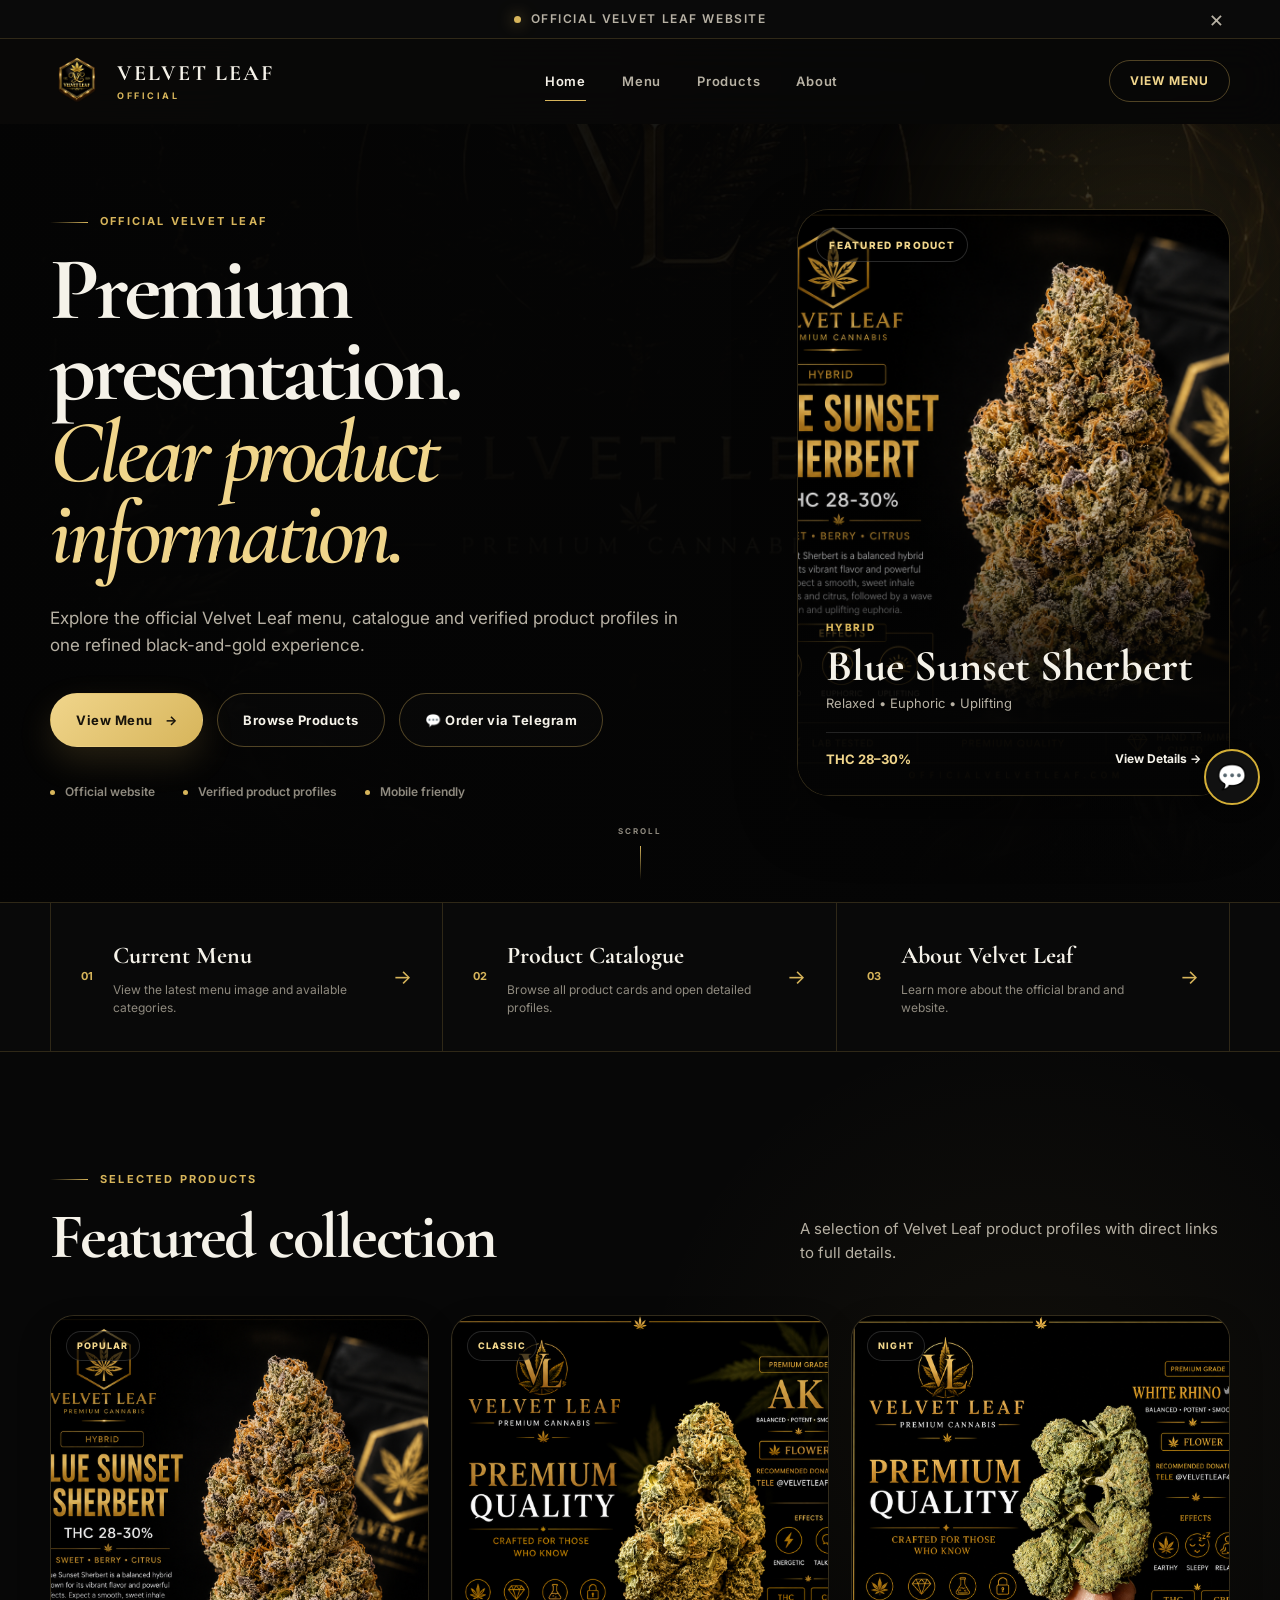
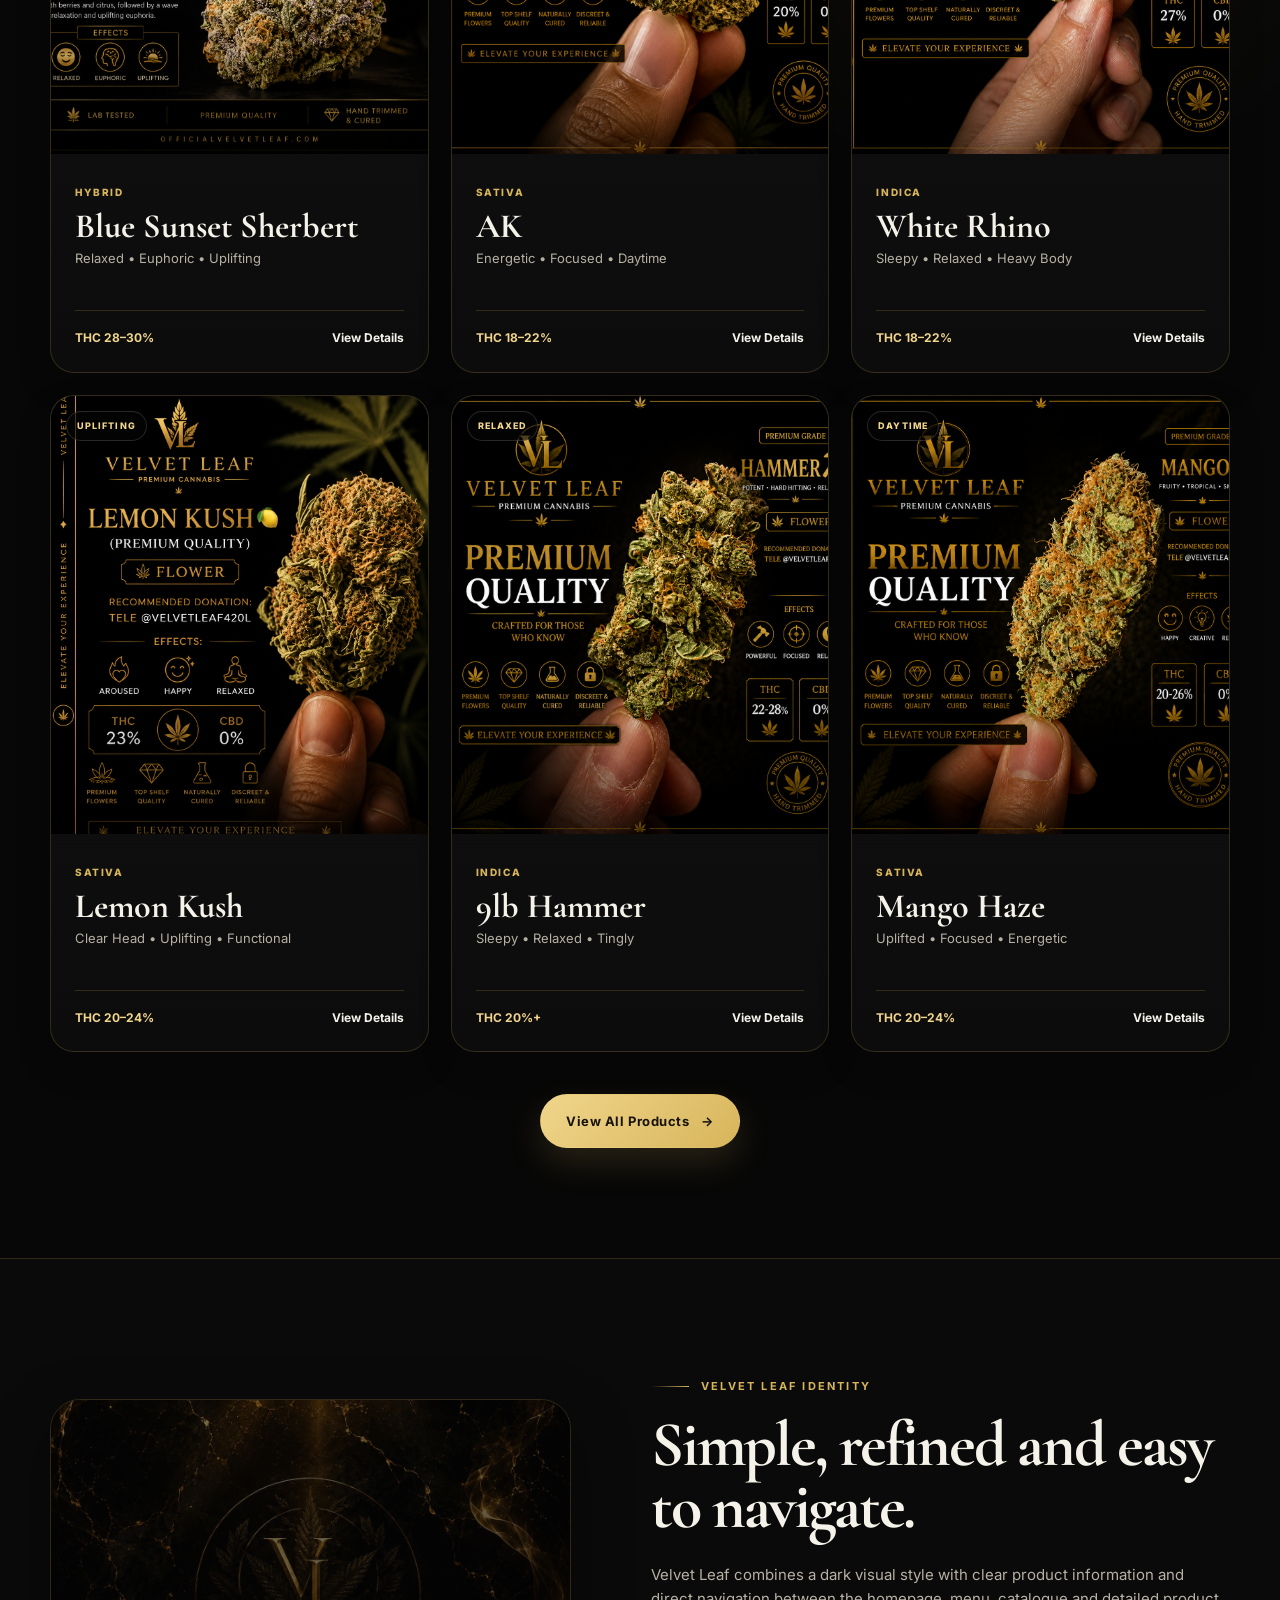
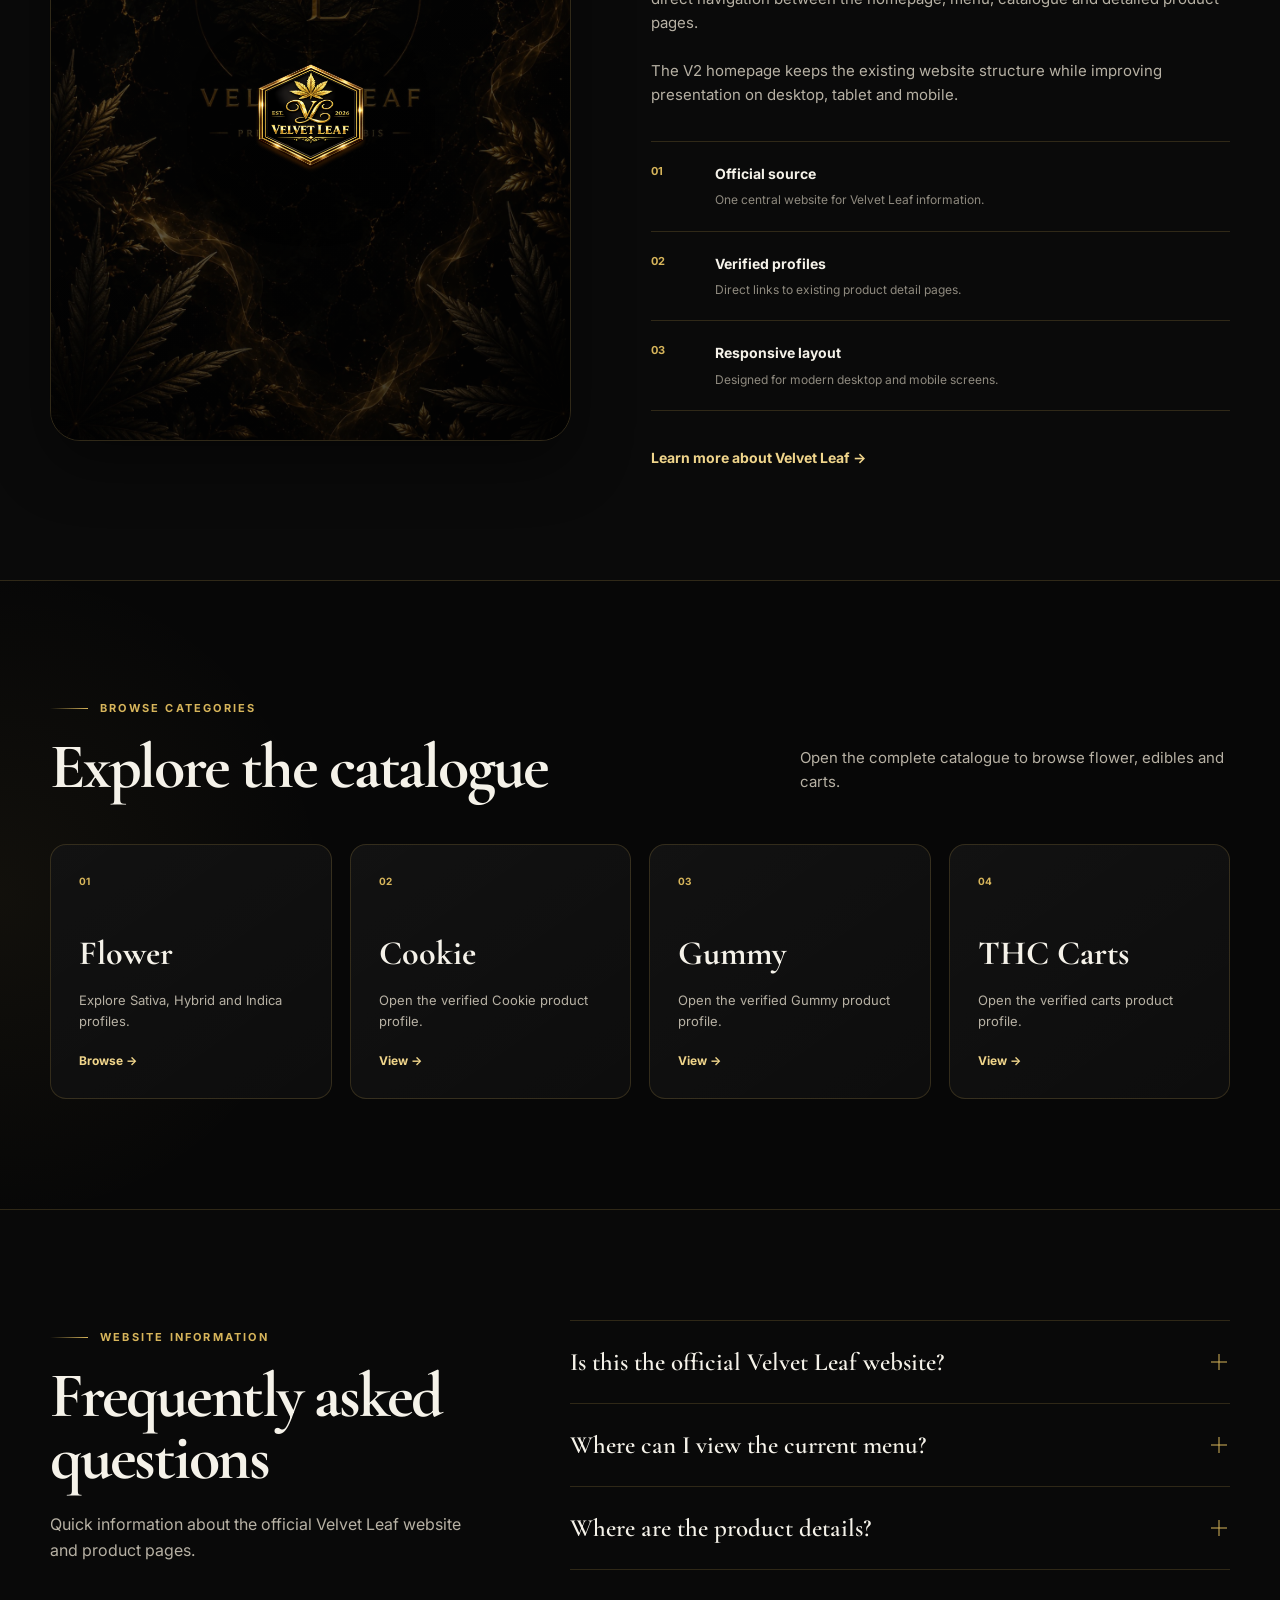
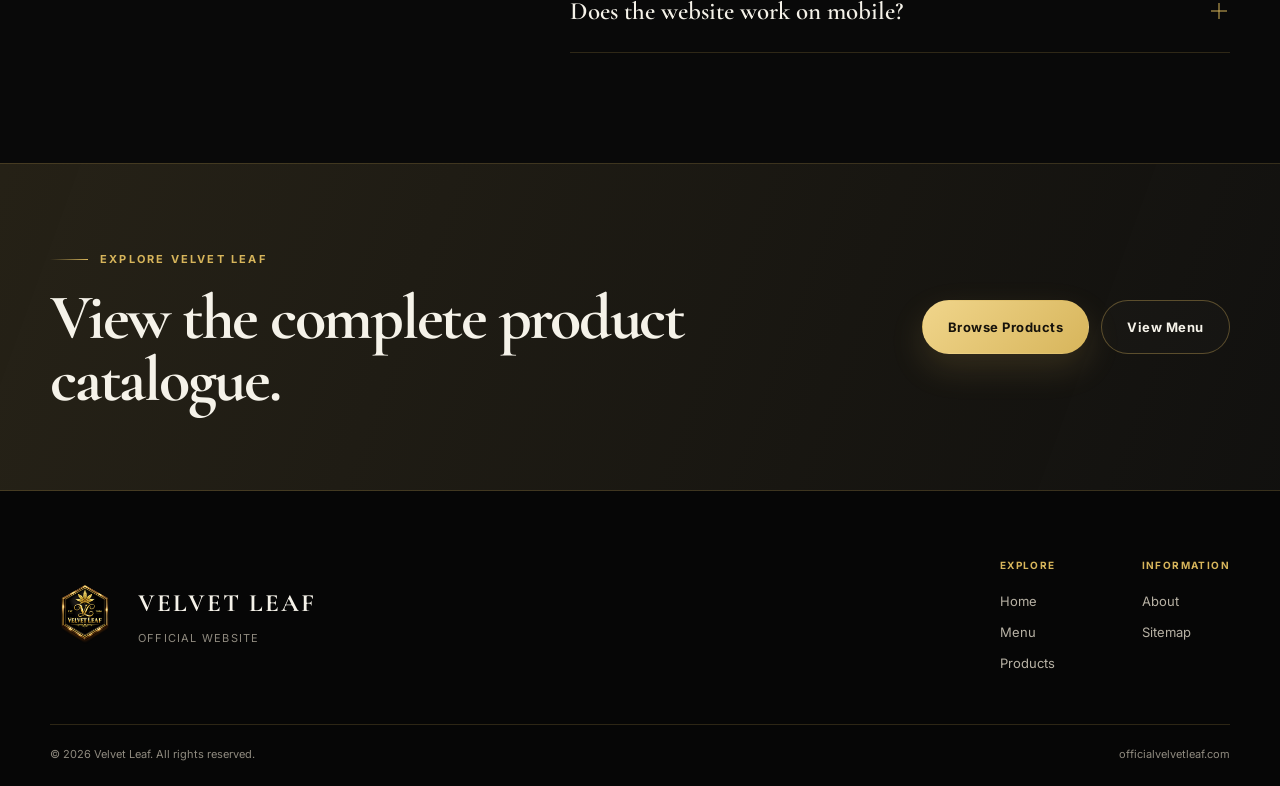
<file: index.html>
<!DOCTYPE html>
<html lang="en">
<head>
  <meta charset="UTF-8">
  <meta name="viewport" content="width=device-width, initial-scale=1, viewport-fit=cover">

  <title>Velvet Leaf | Official Website</title>
  <meta name="description" content="Official Velvet Leaf website. Explore the menu, product catalogue, verified product profiles and brand information.">
  <meta name="robots" content="index, follow, max-image-preview:large">
  <meta name="theme-color" content="#080808">

  <link rel="canonical" href="https://officialvelvetleaf.com/">
  <link rel="icon" href="velvet-logo.png" type="image/png">
  <link rel="apple-touch-icon" href="velvet-logo.png">

  <meta property="og:type" content="website">
  <meta property="og:url" content="https://officialvelvetleaf.com/">
  <meta property="og:title" content="Velvet Leaf | Official Website">
  <meta property="og:description" content="Explore the official Velvet Leaf menu, product catalogue and verified product profiles.">
  <meta property="og:image" content="https://officialvelvetleaf.com/background.jpg">
  <meta property="og:site_name" content="Velvet Leaf">

  <meta name="twitter:card" content="summary_large_image">
  <meta name="twitter:title" content="Velvet Leaf | Official Website">
  <meta name="twitter:description" content="Explore the official Velvet Leaf menu, product catalogue and verified product profiles.">
  <meta name="twitter:image" content="https://officialvelvetleaf.com/background.jpg">

  <link rel="preconnect" href="https://fonts.googleapis.com">
  <link rel="preconnect" href="https://fonts.gstatic.com" crossorigin>
  <link href="https://fonts.googleapis.com/css2?family=Cormorant+Garamond:wght@600;700&family=Inter:wght@400;500;600;700&display=swap" rel="stylesheet">

  <link rel="stylesheet" href="style.css">

  <script type="application/ld+json">
  {
    "@context": "https://schema.org",
    "@graph": [
      {
        "@type": "Organization",
        "@id": "https://officialvelvetleaf.com/#organization",
        "name": "Velvet Leaf",
        "url": "https://officialvelvetleaf.com/",
        "logo": "https://officialvelvetleaf.com/velvet-logo.png"
      },
      {
        "@type": "WebSite",
        "@id": "https://officialvelvetleaf.com/#website",
        "url": "https://officialvelvetleaf.com/",
        "name": "Velvet Leaf",
        "publisher": {
          "@id": "https://officialvelvetleaf.com/#organization"
        },
        "inLanguage": "en-AU"
      }
    ]
  }
  </script>

  <!-- Google Analytics -->
  <script async src="https://www.googletagmanager.com/gtag/js?id=G-1XTPHS5RFH"></script>
  <script>
    window.dataLayer = window.dataLayer || [];
    function gtag(){dataLayer.push(arguments);}
    gtag('js', new Date());

    gtag('config', 'G-1XTPHS5RFH');
  </script>

</head>

<body>
  <a class="skip-link" href="#main-content">Skip to content</a>

  <div class="announcement-bar" id="announcementBar">
    <div class="container announcement-inner">
      <p>
        <span class="status-dot" aria-hidden="true"></span>
        Official Velvet Leaf website
      </p>
      <button id="closeAnnouncement" type="button" aria-label="Close announcement">×</button>
    </div>
  </div>

  <header class="site-header" id="siteHeader">
    <div class="container header-inner">
      <a class="brand" href="index.html" aria-label="Velvet Leaf home">
        <img src="velvet-logo.png" alt="Velvet Leaf logo" width="54" height="54">
        <span class="brand-text">
          <strong>VELVET LEAF</strong>
          <small>OFFICIAL</small>
        </span>
      </a>

      <nav class="desktop-nav" aria-label="Main navigation">
        <a href="index.html" class="active">Home</a>
        <a href="menu.html">Menu</a>
        <a href="products.html">Products</a>
        <a href="about.html">About</a>
      </nav>

      <div class="header-actions">
        <a class="header-button" href="menu.html">View Menu</a>

        <button
          class="menu-toggle"
          id="menuToggle"
          type="button"
          aria-label="Open navigation"
          aria-expanded="false"
          aria-controls="mobileMenu"
        >
          <span></span>
          <span></span>
          <span></span>
        </button>
      </div>
    </div>

    <nav class="mobile-menu" id="mobileMenu" aria-label="Mobile navigation">
      <a href="index.html">Home</a>
      <a href="menu.html">Menu</a>
      <a href="products.html">Products</a>
      <a href="about.html">About</a>
    </nav>
  </header>

  <main id="main-content">

    <section class="hero" id="home">
      <div class="hero-background">
        <img src="background.jpg" alt="" width="1920" height="1200" fetchpriority="high">
        <div class="hero-overlay"></div>
      </div>

      <div class="container hero-layout">
        <div class="hero-copy">
          <p class="eyebrow">
            <span></span>
            Official Velvet Leaf
          </p>

          <h1>
            Premium presentation.<br>
            <em>Clear product information.</em>
          </h1>

          <p class="hero-description">
            Explore the official Velvet Leaf menu, catalogue and verified product profiles in one refined black-and-gold experience.
          </p>

          <div class="hero-actions">
            <a class="button button-primary" href="menu.html">
              View Menu
              <span aria-hidden="true">→</span>
            </a>

            <a class="button button-secondary" href="products.html">
              Browse Products
            </a>

            <a
              class="button button-secondary"
              href="https://t.me/VelvetLeaf420L"
              target="_blank"
              rel="noopener noreferrer"
              aria-label="Order via Telegram"
            >
              💬 Order via Telegram
            </a>
          </div>

          <ul class="hero-highlights">
            <li>Official website</li>
            <li>Verified product profiles</li>
            <li>Mobile friendly</li>
          </ul>
        </div>

        <article class="hero-feature-card">
          <div class="hero-card-label">FEATURED PRODUCT</div>

          <img
            src="blue-sunset-sherbert.jpg"
            alt="Blue Sunset Sherbert"
            width="760"
            height="900"
            loading="eager"
          >

          <div class="hero-feature-content">
            <span>HYBRID</span>
            <h2>Blue Sunset Sherbert</h2>
            <p>Relaxed • Euphoric • Uplifting</p>

            <div class="hero-feature-bottom">
              <strong>THC 28–30%</strong>
              <a href="blue-sunset-sherbert.html">View Details →</a>
            </div>
          </div>
        </article>
      </div>

      <a class="scroll-indicator" href="#featured" aria-label="Scroll to featured products">
        <span>SCROLL</span>
        <i></i>
      </a>
    </section>

    <section class="quick-links">
      <div class="container quick-links-grid">
        <a href="menu.html" class="quick-link-card">
          <span>01</span>
          <div>
            <h2>Current Menu</h2>
            <p>View the latest menu image and available categories.</p>
          </div>
          <b aria-hidden="true">→</b>
        </a>

        <a href="products.html" class="quick-link-card">
          <span>02</span>
          <div>
            <h2>Product Catalogue</h2>
            <p>Browse all product cards and open detailed profiles.</p>
          </div>
          <b aria-hidden="true">→</b>
        </a>

        <a href="about.html" class="quick-link-card">
          <span>03</span>
          <div>
            <h2>About Velvet Leaf</h2>
            <p>Learn more about the official brand and website.</p>
          </div>
          <b aria-hidden="true">→</b>
        </a>
      </div>
    </section>

    <section class="section featured-products" id="featured">
      <div class="container">
        <div class="section-heading">
          <div>
            <p class="eyebrow">
              <span></span>
              Selected Products
            </p>
            <h2>Featured collection</h2>
          </div>

          <p>
            A selection of Velvet Leaf product profiles with direct links to full details.
          </p>
        </div>

        <div class="featured-grid">
          <article class="product-card featured-large">
            <div class="product-image">
              <span class="product-badge">POPULAR</span>
              <img src="blue-sunset-sherbert.jpg" alt="Blue Sunset Sherbert" width="800" height="920" loading="lazy">
            </div>

            <div class="product-content">
              <span class="product-type">HYBRID</span>
              <h3>Blue Sunset Sherbert</h3>
              <p>Relaxed • Euphoric • Uplifting</p>

              <div class="product-bottom">
                <strong>THC 28–30%</strong>
                <a href="blue-sunset-sherbert.html">View Details</a>
              </div>
            </div>
          </article>

          <article class="product-card">
            <div class="product-image">
              <span class="product-badge">CLASSIC</span>
              <img src="ak.jpg" alt="AK" width="800" height="920" loading="lazy">
            </div>

            <div class="product-content">
              <span class="product-type">SATIVA</span>
              <h3>AK</h3>
              <p>Energetic • Focused • Daytime</p>

              <div class="product-bottom">
                <strong>THC 18–22%</strong>
                <a href="ak.html">View Details</a>
              </div>
            </div>
          </article>

          <article class="product-card">
            <div class="product-image">
              <span class="product-badge">NIGHT</span>
              <img src="white-rhino.jpg" alt="White Rhino" width="800" height="920" loading="lazy">
            </div>

            <div class="product-content">
              <span class="product-type">INDICA</span>
              <h3>White Rhino</h3>
              <p>Sleepy • Relaxed • Heavy Body</p>

              <div class="product-bottom">
                <strong>THC 18–22%</strong>
                <a href="white-rhino.html">View Details</a>
              </div>
            </div>
          </article>

          <article class="product-card">
            <div class="product-image">
              <span class="product-badge">UPLIFTING</span>
              <img src="lemon-kush.jpg" alt="Lemon Kush" width="800" height="920" loading="lazy">
            </div>

            <div class="product-content">
              <span class="product-type">SATIVA</span>
              <h3>Lemon Kush</h3>
              <p>Clear Head • Uplifting • Functional</p>

              <div class="product-bottom">
                <strong>THC 20–24%</strong>
                <a href="lemon-kush.html">View Details</a>
              </div>
            </div>
          </article>

          <article class="product-card">
            <div class="product-image">
              <span class="product-badge">RELAXED</span>
              <img src="9lb-hammer.jpg" alt="9lb Hammer" width="800" height="920" loading="lazy">
            </div>

            <div class="product-content">
              <span class="product-type">INDICA</span>
              <h3>9lb Hammer</h3>
              <p>Sleepy • Relaxed • Tingly</p>

              <div class="product-bottom">
                <strong>THC 20%+</strong>
                <a href="9lb-hammer.html">View Details</a>
              </div>
            </div>
          </article>

          <article class="product-card">
            <div class="product-image">
              <span class="product-badge">DAYTIME</span>
              <img src="mango-haze.jpg" alt="Mango Haze" width="800" height="920" loading="lazy">
            </div>

            <div class="product-content">
              <span class="product-type">SATIVA</span>
              <h3>Mango Haze</h3>
              <p>Uplifted • Focused • Energetic</p>

              <div class="product-bottom">
                <strong>THC 20–24%</strong>
                <a href="mango-haze.html">View Details</a>
              </div>
            </div>
          </article>
        </div>

        <div class="section-action">
          <a class="button button-primary" href="products.html">
            View All Products
            <span aria-hidden="true">→</span>
          </a>
        </div>
      </div>
    </section>

    <section class="section brand-section">
      <div class="container brand-layout">
        <div class="brand-image">
          <img src="background.jpg" alt="Velvet Leaf black and gold background" width="1000" height="1100" loading="lazy">
          <div class="brand-image-logo">
            <img src="velvet-logo.png" alt="" width="130" height="130" loading="lazy">
          </div>
        </div>

        <div class="brand-copy">
          <p class="eyebrow">
            <span></span>
            Velvet Leaf Identity
          </p>

          <h2>Simple, refined and easy to navigate.</h2>

          <p>
            Velvet Leaf combines a dark visual style with clear product information and direct navigation between the homepage, menu, catalogue and detailed product pages.
          </p>

          <p>
            The V2 homepage keeps the existing website structure while improving presentation on desktop, tablet and mobile.
          </p>

          <div class="brand-points">
            <article>
              <strong>01</strong>
              <div>
                <h3>Official source</h3>
                <p>One central website for Velvet Leaf information.</p>
              </div>
            </article>

            <article>
              <strong>02</strong>
              <div>
                <h3>Verified profiles</h3>
                <p>Direct links to existing product detail pages.</p>
              </div>
            </article>

            <article>
              <strong>03</strong>
              <div>
                <h3>Responsive layout</h3>
                <p>Designed for modern desktop and mobile screens.</p>
              </div>
            </article>
          </div>

          <a class="text-link" href="about.html">Learn more about Velvet Leaf →</a>
        </div>
      </div>
    </section>

    <section class="section category-section">
      <div class="container">
        <div class="section-heading">
          <div>
            <p class="eyebrow">
              <span></span>
              Browse Categories
            </p>
            <h2>Explore the catalogue</h2>
          </div>

          <p>
            Open the complete catalogue to browse flower, edibles and carts.
          </p>
        </div>

        <div class="category-grid">
          <a href="products.html" class="category-card">
            <span>01</span>
            <h3>Flower</h3>
            <p>Explore Sativa, Hybrid and Indica profiles.</p>
            <b>Browse →</b>
          </a>

          <a href="cookie.html" class="category-card">
            <span>02</span>
            <h3>Cookie</h3>
            <p>Open the verified Cookie product profile.</p>
            <b>View →</b>
          </a>

          <a href="gummy.html" class="category-card">
            <span>03</span>
            <h3>Gummy</h3>
            <p>Open the verified Gummy product profile.</p>
            <b>View →</b>
          </a>

          <a href="thc-carts.html" class="category-card">
            <span>04</span>
            <h3>THC Carts</h3>
            <p>Open the verified carts product profile.</p>
            <b>View →</b>
          </a>
        </div>
      </div>
    </section>

    <section class="section faq-section">
      <div class="container faq-layout">
        <div class="faq-copy">
          <p class="eyebrow">
            <span></span>
            Website Information
          </p>

          <h2>Frequently asked questions</h2>

          <p>
            Quick information about the official Velvet Leaf website and product pages.
          </p>
        </div>

        <div class="faq-list">
          <article class="faq-item">
            <button class="faq-question" type="button" aria-expanded="false">
              <span>Is this the official Velvet Leaf website?</span>
              <i></i>
            </button>

            <div class="faq-answer">
              <p>Yes. The official website address is officialvelvetleaf.com.</p>
            </div>
          </article>

          <article class="faq-item">
            <button class="faq-question" type="button" aria-expanded="false">
              <span>Where can I view the current menu?</span>
              <i></i>
            </button>

            <div class="faq-answer">
              <p>Open the Menu page from the navigation or the main homepage button.</p>
            </div>
          </article>

          <article class="faq-item">
            <button class="faq-question" type="button" aria-expanded="false">
              <span>Where are the product details?</span>
              <i></i>
            </button>

            <div class="faq-answer">
              <p>Each product card links directly to its existing verified detail page.</p>
            </div>
          </article>

          <article class="faq-item">
            <button class="faq-question" type="button" aria-expanded="false">
              <span>Does the website work on mobile?</span>
              <i></i>
            </button>

            <div class="faq-answer">
              <p>Yes. The V2 homepage is structured for desktop, tablet and mobile screens.</p>
            </div>
          </article>
        </div>
      </div>
    </section>

    <section class="final-cta">
      <div class="container final-cta-inner">
        <div>
          <p class="eyebrow">
            <span></span>
            Explore Velvet Leaf
          </p>

          <h2>View the complete product catalogue.</h2>
        </div>

        <div class="final-cta-actions">
          <a class="button button-primary" href="products.html">Browse Products</a>
          <a class="button button-secondary" href="menu.html">View Menu</a>
        </div>
      </div>
    </section>

  </main>

  <footer class="site-footer">
    <div class="container footer-main">
      <a class="footer-brand" href="index.html">
        <img src="velvet-logo.png" alt="Velvet Leaf logo" width="70" height="70" loading="lazy">
        <div>
          <strong>VELVET LEAF</strong>
          <span>Official Website</span>
        </div>
      </a>

      <div class="footer-links">
        <div>
          <h2>Explore</h2>
          <a href="index.html">Home</a>
          <a href="menu.html">Menu</a>
          <a href="products.html">Products</a>
        </div>

        <div>
          <h2>Information</h2>
          <a href="about.html">About</a>
          <a href="sitemap.xml">Sitemap</a>
        </div>
      </div>
    </div>

    <div class="container footer-bottom">
      <p>© <span id="currentYear">2026</span> Velvet Leaf. All rights reserved.</p>
      <p>officialvelvetleaf.com</p>
    </div>
  </footer>

  <button id="backToTop" class="back-to-top" type="button" aria-label="Back to top">
    ↑
  </button>

  <script src="script.js" defer></script>

<a href="https://t.me/VelvetLeaf420L" class="fab-telegram" target="_blank" aria-label="Telegram">💬</a>

</body>
</html>
</file>
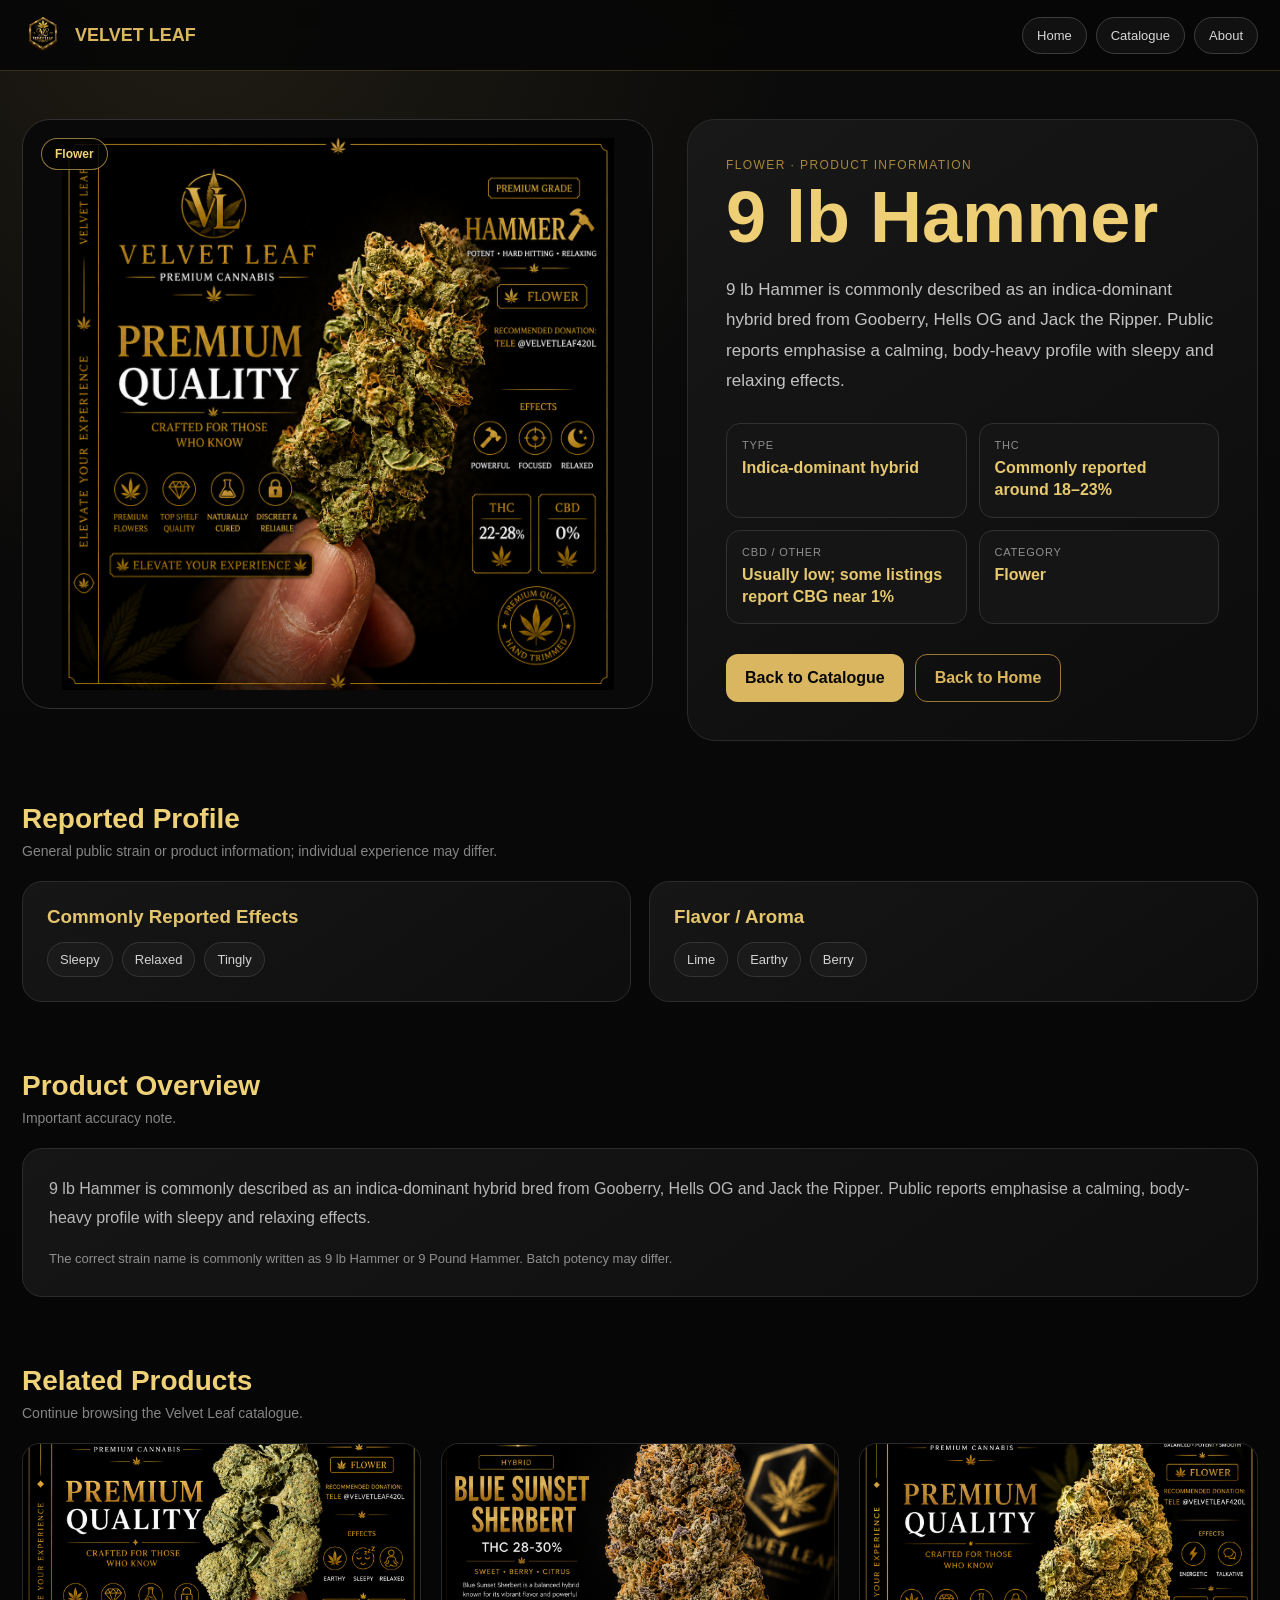
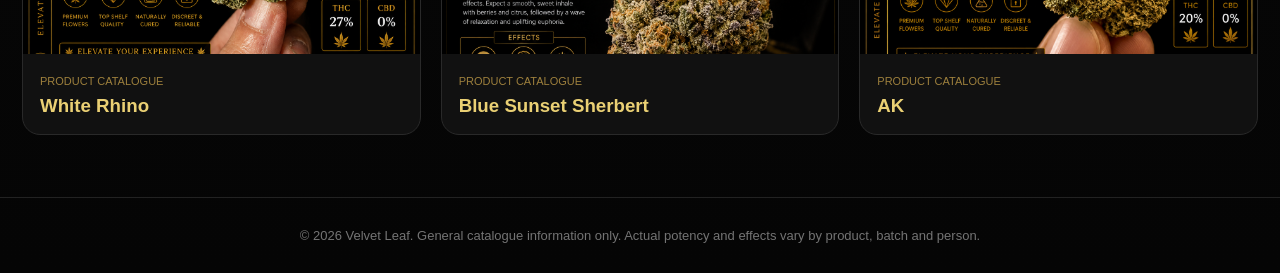
<file: 9lb-hammer.html>
<!DOCTYPE html>
<html lang="en">
<head>
<meta charset="UTF-8">
<meta name="viewport" content="width=device-width, initial-scale=1.0">
<title>9 lb Hammer | Velvet Leaf Product Catalogue</title>
<meta name="description" content="Explore 9 lb Hammer in the Velvet Leaf curated product catalogue.">
<meta property="og:title" content="9 lb Hammer | Velvet Leaf">
<meta property="og:description" content="Explore 9 lb Hammer in the Velvet Leaf curated product catalogue.">
<meta property="og:image" content="https://officialvelvetleaf.com/9lb-hammer.jpg">
<meta property="og:url" content="https://officialvelvetleaf.com/9lb-hammer.html">
<meta property="og:type" content="website">
<link rel="icon" type="image/png" href="velvet-logo.png">
<style>
:root{--gold:#d9b65f;--gold-dark:#9d7832;--text:#f5f5f5;--muted:#aaa;--border:#2b2b2b}
*{box-sizing:border-box;margin:0;padding:0}
html{scroll-behavior:smooth}
body{min-height:100vh;background:radial-gradient(circle at 15% 0%,rgba(217,182,95,.10),transparent 28%),linear-gradient(180deg,#0b0b0b 0%,#070707 62%,#050505 100%);color:var(--text);font-family:Arial,Helvetica,sans-serif}
a{color:inherit;text-decoration:none}
.topbar{position:sticky;top:0;z-index:20;display:flex;align-items:center;justify-content:space-between;gap:16px;padding:14px 22px;background:rgba(7,7,7,.92);border-bottom:1px solid rgba(217,182,95,.22);backdrop-filter:blur(14px)}
.brand{display:flex;align-items:center;gap:11px}.brand img{width:42px;height:42px;object-fit:contain}.brand span{color:var(--gold);font-size:18px;font-weight:700}
.top-actions{display:flex;gap:9px;flex-wrap:wrap}.small-btn{padding:10px 14px;border-radius:999px;border:1px solid #3d3d3d;background:#111;color:#d7d7d7;font-size:13px}
.hero{width:min(1280px,100%);margin:auto;padding:48px 22px 28px}
.hero-grid{display:grid;grid-template-columns:minmax(0,1.05fr) minmax(360px,.95fr);gap:34px}
.image-panel{position:relative;height:590px;overflow:hidden;border-radius:28px;border:1px solid #303030;background:#090909;padding:18px}
.image-panel img{width:100%;height:100%;object-fit:contain;display:block;border-radius:18px}
.badge{position:absolute;top:18px;left:18px;padding:8px 13px;border-radius:999px;background:rgba(5,5,5,.86);border:1px solid rgba(217,182,95,.65);color:#efd278;font-size:12px;font-weight:700}
.copy-panel{display:flex;flex-direction:column;justify-content:center;padding:38px;border-radius:28px;border:1px solid #2b2b2b;background:linear-gradient(145deg,#181818,#0c0c0c)}
.eyebrow{color:#a8873e;text-transform:uppercase;letter-spacing:1.4px;font-size:12px;margin-bottom:10px}
h1{color:#efcf75;font-size:clamp(42px,7vw,72px);line-height:.98}
.lead{margin-top:22px;color:#c2c2c2;font-size:17px;line-height:1.8}
.facts{display:grid;grid-template-columns:repeat(2,minmax(0,1fr));gap:12px;margin-top:26px}
.fact{padding:15px;border-radius:14px;border:1px solid #303030;background:#151515}.fact span{display:block;color:#8f8f8f;font-size:11px;text-transform:uppercase;letter-spacing:.8px}.fact strong{display:block;margin-top:6px;color:#e6c86f;line-height:1.4}
.main-actions{display:flex;gap:11px;flex-wrap:wrap;margin-top:30px}
.primary-btn,.secondary-btn{display:inline-flex;align-items:center;justify-content:center;min-height:48px;padding:13px 19px;border-radius:12px;font-weight:700}
.primary-btn{background:var(--gold);color:#080808}.secondary-btn{color:var(--gold);border:1px solid var(--gold-dark)}
.section{width:min(1280px,100%);margin:auto;padding:34px 22px}.section-title{color:#efd278;font-size:28px}.section-subtitle{color:#858585;font-size:14px;margin:8px 0 22px}
.profile-grid{display:grid;grid-template-columns:repeat(2,minmax(0,1fr));gap:18px}.profile-card{padding:24px;border-radius:20px;border:1px solid var(--border);background:linear-gradient(145deg,#161616,#0e0e0e)}
.profile-card h3{color:#e4c56c;margin-bottom:14px}.chips{display:flex;flex-wrap:wrap;gap:9px}.chip{padding:9px 12px;border-radius:999px;border:1px solid #353535;background:#1a1a1a;color:#d2d2d2;font-size:13px}
.description-card{padding:26px;border-radius:20px;border:1px solid var(--border);background:linear-gradient(145deg,#161616,#0e0e0e)}.description-card p{color:#b8b8b8;line-height:1.8}.data-note{margin-top:16px;color:#8f8f8f;font-size:13px;line-height:1.6}
.related-grid{display:grid;grid-template-columns:repeat(3,minmax(0,1fr));gap:20px}.related{overflow:hidden;border-radius:18px;border:1px solid #292929;background:#111}.related img{width:100%;height:210px;object-fit:cover;display:block}.related-copy{padding:17px}.related-copy span{color:#9e803d;font-size:11px;text-transform:uppercase}.related-copy h3{margin-top:6px;color:#ead074}
footer{margin-top:28px;padding:30px;text-align:center;border-top:1px solid #222;color:#747474;font-size:13px}
@media(max-width:960px){.hero-grid{grid-template-columns:1fr}.image-panel{height:480px}.related-grid{grid-template-columns:repeat(2,1fr)}}
@media(max-width:620px){.topbar{padding:12px 14px}.brand span{display:none}.hero{padding:26px 14px 20px}.image-panel{height:345px;padding:12px}.copy-panel{padding:24px 19px}.facts,.profile-grid{grid-template-columns:1fr}.main-actions{flex-direction:column}.primary-btn,.secondary-btn{width:100%}.section{padding:28px 14px}.related-grid{grid-template-columns:1fr}.related img{height:230px}}
</style>
</head>
<body>
<nav class="topbar">
<a class="brand" href="/"><img src="velvet-logo.png" alt="Velvet Leaf"><span>VELVET LEAF</span></a>
<div class="top-actions"><a class="small-btn" href="/">Home</a><a class="small-btn" href="/products">Catalogue</a><a class="small-btn" href="/about.html">About</a></div>
</nav>
<main>
<section class="hero"><div class="hero-grid">
<div class="image-panel"><img src="9lb-hammer.jpg" alt="9 lb Hammer"><span class="badge">Flower</span></div>
<div class="copy-panel">
<div class="eyebrow">Flower · Product Information</div>
<h1>9 lb Hammer</h1>
<p class="lead">9 lb Hammer is commonly described as an indica-dominant hybrid bred from Gooberry, Hells OG and Jack the Ripper. Public reports emphasise a calming, body-heavy profile with sleepy and relaxing effects.</p>
<div class="facts">
<div class="fact"><span>Type</span><strong>Indica-dominant hybrid</strong></div>
<div class="fact"><span>THC</span><strong>Commonly reported around 18–23%</strong></div>
<div class="fact"><span>CBD / Other</span><strong>Usually low; some listings report CBG near 1%</strong></div>
<div class="fact"><span>Category</span><strong>Flower</strong></div>
</div>
<div class="main-actions"><a class="primary-btn" href="/products">Back to Catalogue</a><a class="secondary-btn" href="/">Back to Home</a></div>
</div></div></section>

<section class="section">
<h2 class="section-title">Reported Profile</h2>
<p class="section-subtitle">General public strain or product information; individual experience may differ.</p>
<div class="profile-grid">
<div class="profile-card"><h3>Commonly Reported Effects</h3><div class="chips"><span class="chip">Sleepy</span><span class="chip">Relaxed</span><span class="chip">Tingly</span></div></div>
<div class="profile-card"><h3>Flavor / Aroma</h3><div class="chips"><span class="chip">Lime</span><span class="chip">Earthy</span><span class="chip">Berry</span></div></div>
</div>
</section>

<section class="section">
<h2 class="section-title">Product Overview</h2>
<p class="section-subtitle">Important accuracy note.</p>
<div class="description-card">
<p>9 lb Hammer is commonly described as an indica-dominant hybrid bred from Gooberry, Hells OG and Jack the Ripper. Public reports emphasise a calming, body-heavy profile with sleepy and relaxing effects.</p>
<div class="data-note">The correct strain name is commonly written as 9 lb Hammer or 9 Pound Hammer. Batch potency may differ.</div>
</div>
</section>

<section class="section">
<h2 class="section-title">Related Products</h2>
<p class="section-subtitle">Continue browsing the Velvet Leaf catalogue.</p>
<div class="related-grid"><a class="related" href="/white-rhino.html"><img src="white-rhino.jpg" alt="White Rhino"><div class="related-copy"><span>Product Catalogue</span><h3>White Rhino</h3></div></a><a class="related" href="/blue-sunset-sherbert.html"><img src="blue-sunset-sherbert.jpg" alt="Blue Sunset Sherbert"><div class="related-copy"><span>Product Catalogue</span><h3>Blue Sunset Sherbert</h3></div></a><a class="related" href="/ak.html"><img src="ak.jpg" alt="AK"><div class="related-copy"><span>Product Catalogue</span><h3>AK</h3></div></a></div>
</section>
</main>
<footer>© 2026 Velvet Leaf. General catalogue information only. Actual potency and effects vary by product, batch and person.</footer>
</body>
</html>
</file>
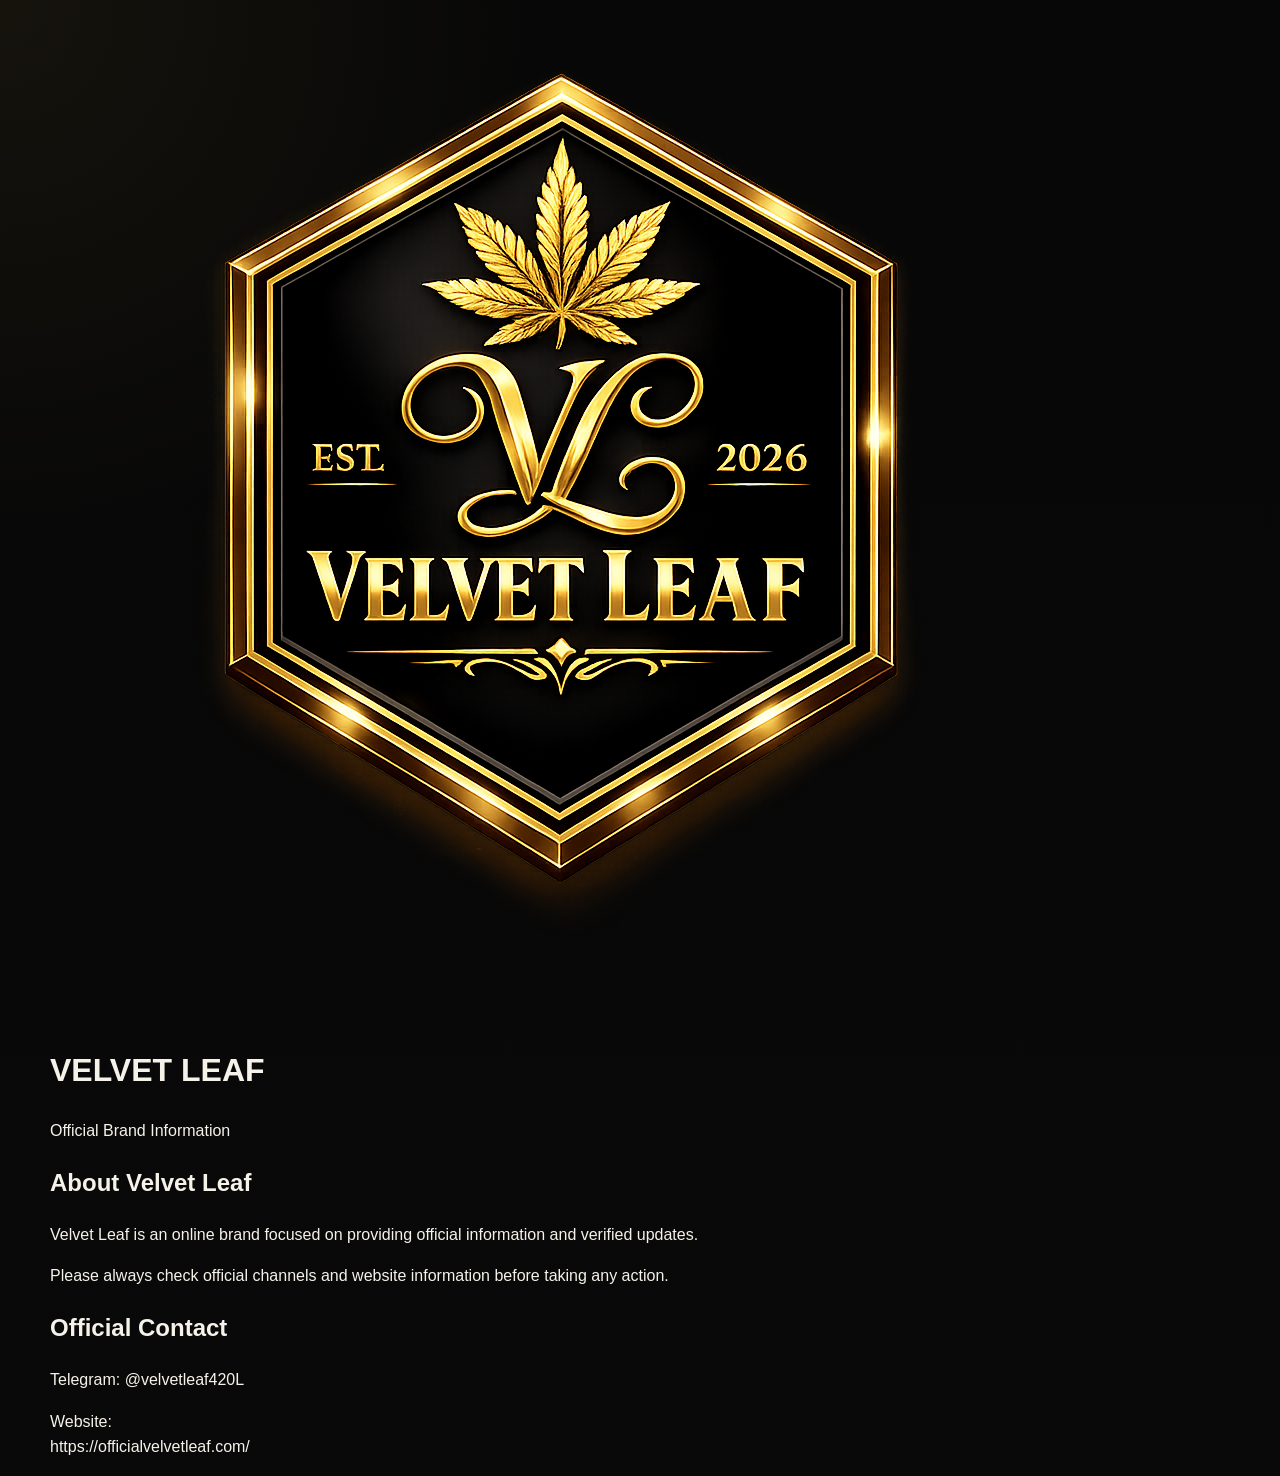
<file: about.html>
<!DOCTYPE html>
<html lang="en">

<head>
<meta charset="UTF-8">
<meta name="viewport" content="width=device-width, initial-scale=1.0">

<title>About Velvet Leaf | Official Website</title>

<meta name="description" content="Learn more about Velvet Leaf, our official website and brand information.">

<link rel="icon" type="image/png" href="velvet-logo.png">

<link rel="stylesheet" href="style.css">

</head>

<body>

<div class="container">

<header>

<img class="logo" src="velvet-logo.png" alt="Velvet Leaf">

<h1>
VELVET LEAF
</h1>

<p>
Official Brand Information
</p>

</header>


<section class="card">

<h2>
About Velvet Leaf
</h2>

<p>
Velvet Leaf is an online brand focused on providing official information and verified updates.
</p>

<p>
Please always check official channels and website information before taking any action.
</p>

</section>


<section class="card">

<h2>
Official Contact
</h2>

<p>
Telegram: @velvetleaf420L
</p>

<p>
Website:
<br>
https://officialvelvetleaf.com/
</p>

</section>


</div>

</body>

</html>
</file>
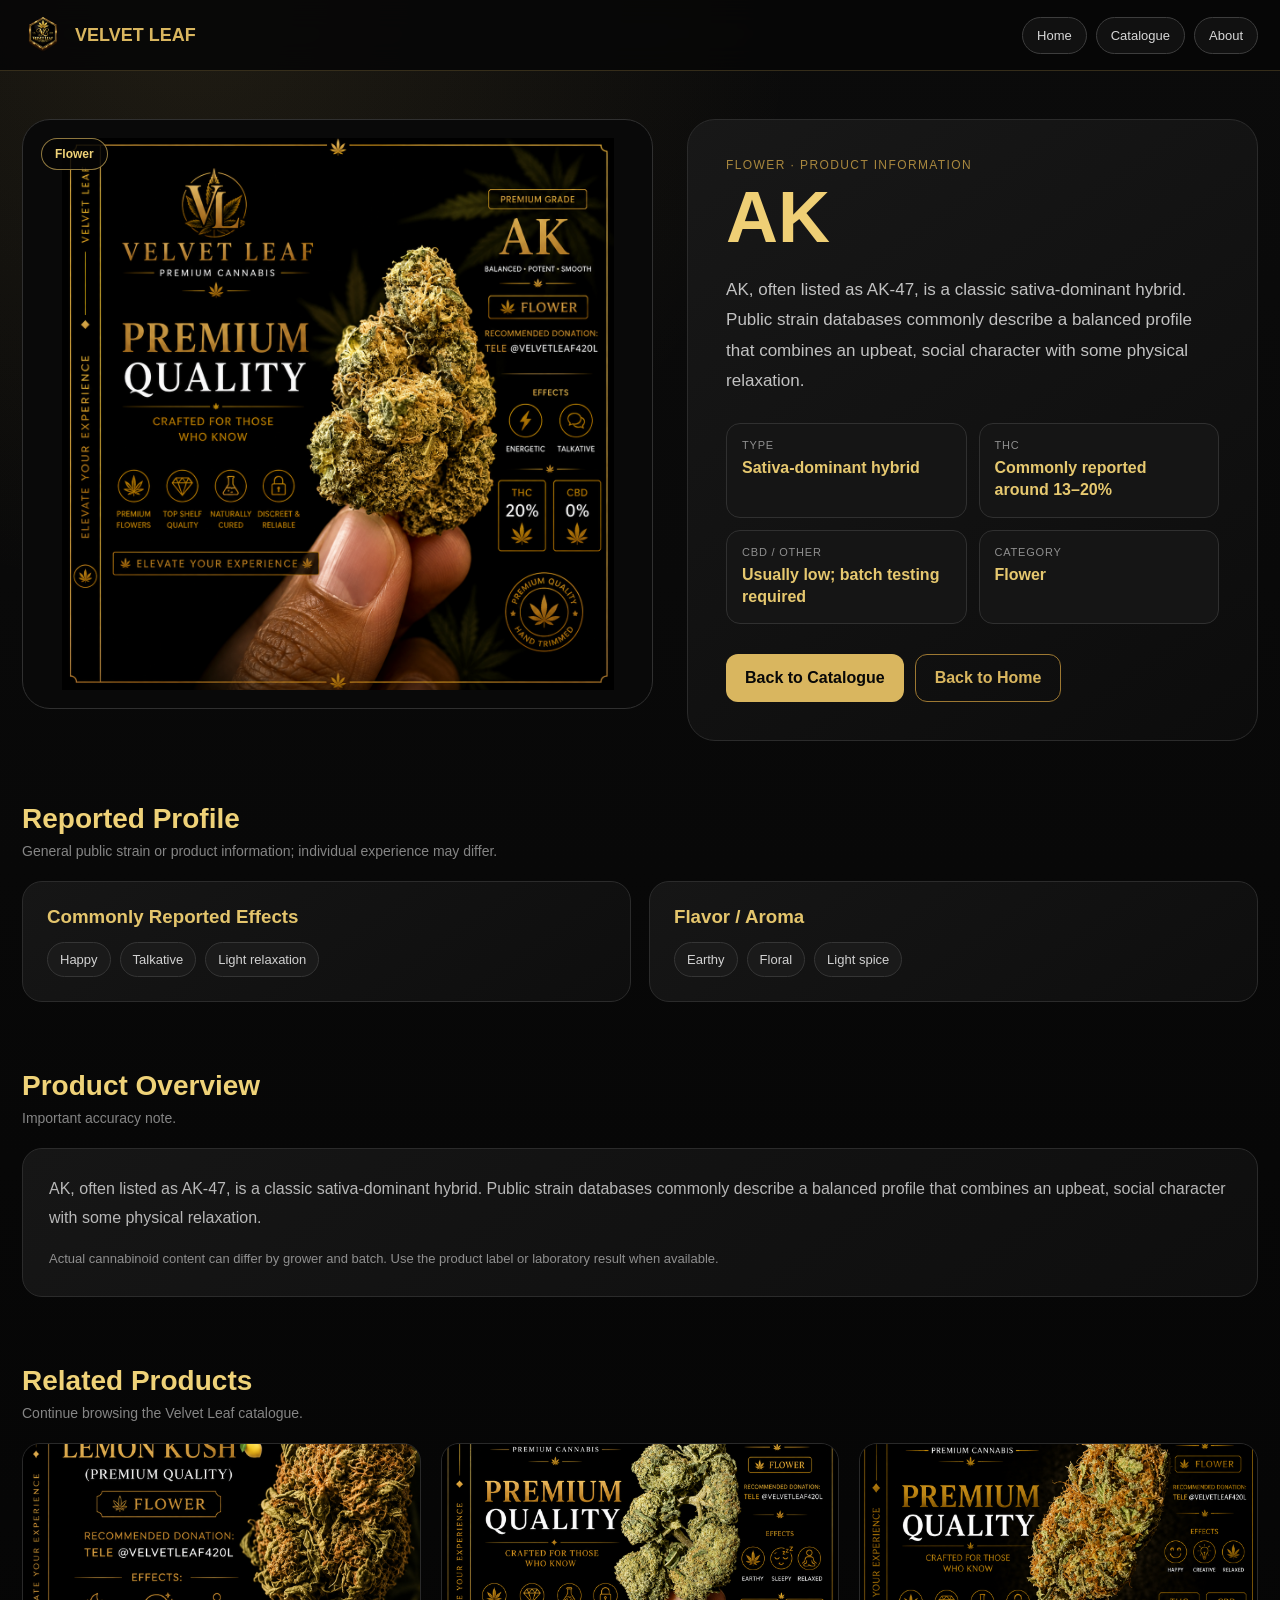
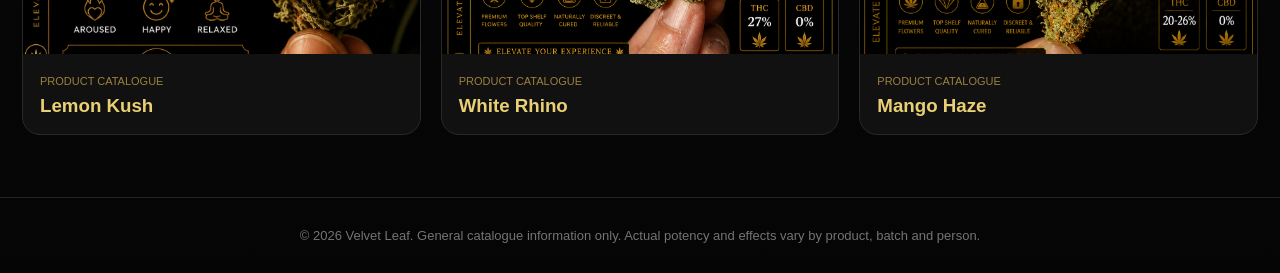
<file: ak.html>
<!DOCTYPE html>
<html lang="en">
<head>
<meta charset="UTF-8">
<meta name="viewport" content="width=device-width, initial-scale=1.0">
<title>AK | Velvet Leaf Product Catalogue</title>
<meta name="description" content="Explore AK in the Velvet Leaf curated product catalogue.">
<meta property="og:title" content="AK | Velvet Leaf">
<meta property="og:description" content="Explore AK in the Velvet Leaf curated product catalogue.">
<meta property="og:image" content="https://officialvelvetleaf.com/ak.jpg">
<meta property="og:url" content="https://officialvelvetleaf.com/ak.html">
<meta property="og:type" content="website">
<link rel="icon" type="image/png" href="velvet-logo.png">
<style>
:root{--gold:#d9b65f;--gold-dark:#9d7832;--text:#f5f5f5;--muted:#aaa;--border:#2b2b2b}
*{box-sizing:border-box;margin:0;padding:0}
html{scroll-behavior:smooth}
body{min-height:100vh;background:radial-gradient(circle at 15% 0%,rgba(217,182,95,.10),transparent 28%),linear-gradient(180deg,#0b0b0b 0%,#070707 62%,#050505 100%);color:var(--text);font-family:Arial,Helvetica,sans-serif}
a{color:inherit;text-decoration:none}
.topbar{position:sticky;top:0;z-index:20;display:flex;align-items:center;justify-content:space-between;gap:16px;padding:14px 22px;background:rgba(7,7,7,.92);border-bottom:1px solid rgba(217,182,95,.22);backdrop-filter:blur(14px)}
.brand{display:flex;align-items:center;gap:11px}.brand img{width:42px;height:42px;object-fit:contain}.brand span{color:var(--gold);font-size:18px;font-weight:700}
.top-actions{display:flex;gap:9px;flex-wrap:wrap}.small-btn{padding:10px 14px;border-radius:999px;border:1px solid #3d3d3d;background:#111;color:#d7d7d7;font-size:13px}
.hero{width:min(1280px,100%);margin:auto;padding:48px 22px 28px}
.hero-grid{display:grid;grid-template-columns:minmax(0,1.05fr) minmax(360px,.95fr);gap:34px}
.image-panel{position:relative;height:590px;overflow:hidden;border-radius:28px;border:1px solid #303030;background:#090909;padding:18px}
.image-panel img{width:100%;height:100%;object-fit:contain;display:block;border-radius:18px}
.badge{position:absolute;top:18px;left:18px;padding:8px 13px;border-radius:999px;background:rgba(5,5,5,.86);border:1px solid rgba(217,182,95,.65);color:#efd278;font-size:12px;font-weight:700}
.copy-panel{display:flex;flex-direction:column;justify-content:center;padding:38px;border-radius:28px;border:1px solid #2b2b2b;background:linear-gradient(145deg,#181818,#0c0c0c)}
.eyebrow{color:#a8873e;text-transform:uppercase;letter-spacing:1.4px;font-size:12px;margin-bottom:10px}
h1{color:#efcf75;font-size:clamp(42px,7vw,72px);line-height:.98}
.lead{margin-top:22px;color:#c2c2c2;font-size:17px;line-height:1.8}
.facts{display:grid;grid-template-columns:repeat(2,minmax(0,1fr));gap:12px;margin-top:26px}
.fact{padding:15px;border-radius:14px;border:1px solid #303030;background:#151515}.fact span{display:block;color:#8f8f8f;font-size:11px;text-transform:uppercase;letter-spacing:.8px}.fact strong{display:block;margin-top:6px;color:#e6c86f;line-height:1.4}
.main-actions{display:flex;gap:11px;flex-wrap:wrap;margin-top:30px}
.primary-btn,.secondary-btn{display:inline-flex;align-items:center;justify-content:center;min-height:48px;padding:13px 19px;border-radius:12px;font-weight:700}
.primary-btn{background:var(--gold);color:#080808}.secondary-btn{color:var(--gold);border:1px solid var(--gold-dark)}
.section{width:min(1280px,100%);margin:auto;padding:34px 22px}.section-title{color:#efd278;font-size:28px}.section-subtitle{color:#858585;font-size:14px;margin:8px 0 22px}
.profile-grid{display:grid;grid-template-columns:repeat(2,minmax(0,1fr));gap:18px}.profile-card{padding:24px;border-radius:20px;border:1px solid var(--border);background:linear-gradient(145deg,#161616,#0e0e0e)}
.profile-card h3{color:#e4c56c;margin-bottom:14px}.chips{display:flex;flex-wrap:wrap;gap:9px}.chip{padding:9px 12px;border-radius:999px;border:1px solid #353535;background:#1a1a1a;color:#d2d2d2;font-size:13px}
.description-card{padding:26px;border-radius:20px;border:1px solid var(--border);background:linear-gradient(145deg,#161616,#0e0e0e)}.description-card p{color:#b8b8b8;line-height:1.8}.data-note{margin-top:16px;color:#8f8f8f;font-size:13px;line-height:1.6}
.related-grid{display:grid;grid-template-columns:repeat(3,minmax(0,1fr));gap:20px}.related{overflow:hidden;border-radius:18px;border:1px solid #292929;background:#111}.related img{width:100%;height:210px;object-fit:cover;display:block}.related-copy{padding:17px}.related-copy span{color:#9e803d;font-size:11px;text-transform:uppercase}.related-copy h3{margin-top:6px;color:#ead074}
footer{margin-top:28px;padding:30px;text-align:center;border-top:1px solid #222;color:#747474;font-size:13px}
@media(max-width:960px){.hero-grid{grid-template-columns:1fr}.image-panel{height:480px}.related-grid{grid-template-columns:repeat(2,1fr)}}
@media(max-width:620px){.topbar{padding:12px 14px}.brand span{display:none}.hero{padding:26px 14px 20px}.image-panel{height:345px;padding:12px}.copy-panel{padding:24px 19px}.facts,.profile-grid{grid-template-columns:1fr}.main-actions{flex-direction:column}.primary-btn,.secondary-btn{width:100%}.section{padding:28px 14px}.related-grid{grid-template-columns:1fr}.related img{height:230px}}
</style>
</head>
<body>
<nav class="topbar">
<a class="brand" href="/"><img src="velvet-logo.png" alt="Velvet Leaf"><span>VELVET LEAF</span></a>
<div class="top-actions"><a class="small-btn" href="/">Home</a><a class="small-btn" href="/products">Catalogue</a><a class="small-btn" href="/about.html">About</a></div>
</nav>
<main>
<section class="hero"><div class="hero-grid">
<div class="image-panel"><img src="ak.jpg" alt="AK"><span class="badge">Flower</span></div>
<div class="copy-panel">
<div class="eyebrow">Flower · Product Information</div>
<h1>AK</h1>
<p class="lead">AK, often listed as AK-47, is a classic sativa-dominant hybrid. Public strain databases commonly describe a balanced profile that combines an upbeat, social character with some physical relaxation.</p>
<div class="facts">
<div class="fact"><span>Type</span><strong>Sativa-dominant hybrid</strong></div>
<div class="fact"><span>THC</span><strong>Commonly reported around 13–20%</strong></div>
<div class="fact"><span>CBD / Other</span><strong>Usually low; batch testing required</strong></div>
<div class="fact"><span>Category</span><strong>Flower</strong></div>
</div>
<div class="main-actions"><a class="primary-btn" href="/products">Back to Catalogue</a><a class="secondary-btn" href="/">Back to Home</a></div>
</div></div></section>

<section class="section">
<h2 class="section-title">Reported Profile</h2>
<p class="section-subtitle">General public strain or product information; individual experience may differ.</p>
<div class="profile-grid">
<div class="profile-card"><h3>Commonly Reported Effects</h3><div class="chips"><span class="chip">Happy</span><span class="chip">Talkative</span><span class="chip">Light relaxation</span></div></div>
<div class="profile-card"><h3>Flavor / Aroma</h3><div class="chips"><span class="chip">Earthy</span><span class="chip">Floral</span><span class="chip">Light spice</span></div></div>
</div>
</section>

<section class="section">
<h2 class="section-title">Product Overview</h2>
<p class="section-subtitle">Important accuracy note.</p>
<div class="description-card">
<p>AK, often listed as AK-47, is a classic sativa-dominant hybrid. Public strain databases commonly describe a balanced profile that combines an upbeat, social character with some physical relaxation.</p>
<div class="data-note">Actual cannabinoid content can differ by grower and batch. Use the product label or laboratory result when available.</div>
</div>
</section>

<section class="section">
<h2 class="section-title">Related Products</h2>
<p class="section-subtitle">Continue browsing the Velvet Leaf catalogue.</p>
<div class="related-grid"><a class="related" href="/lemon-kush.html"><img src="lemon-kush.jpg" alt="Lemon Kush"><div class="related-copy"><span>Product Catalogue</span><h3>Lemon Kush</h3></div></a><a class="related" href="/white-rhino.html"><img src="white-rhino.jpg" alt="White Rhino"><div class="related-copy"><span>Product Catalogue</span><h3>White Rhino</h3></div></a><a class="related" href="/mango-haze.html"><img src="mango-haze.jpg" alt="Mango Haze"><div class="related-copy"><span>Product Catalogue</span><h3>Mango Haze</h3></div></a></div>
</section>
</main>
<footer>© 2026 Velvet Leaf. General catalogue information only. Actual potency and effects vary by product, batch and person.</footer>
</body>
</html>
</file>
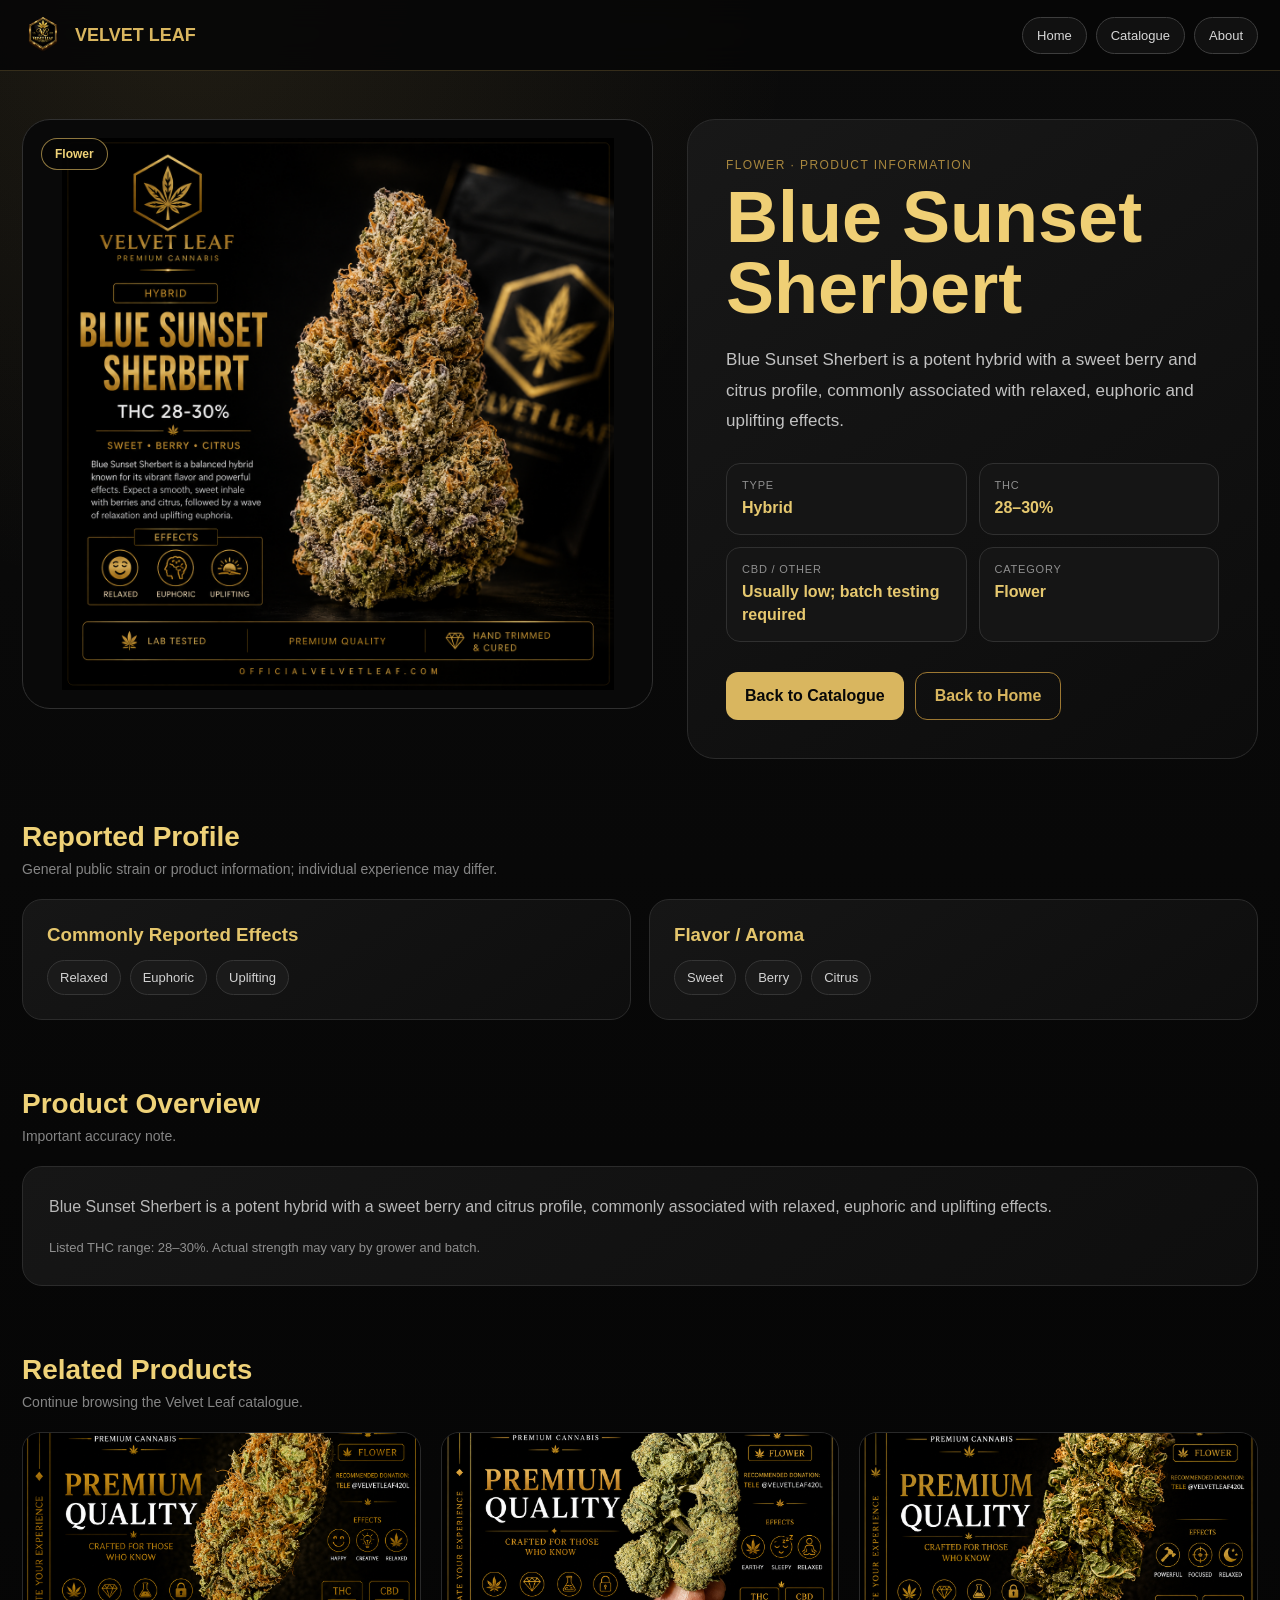
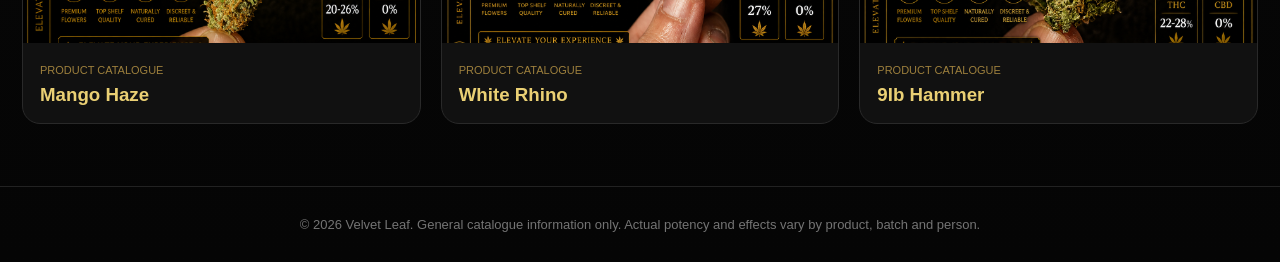
<file: blue-sunset-sherbert.html>
<!DOCTYPE html>
<html lang="en">
<head>
<meta charset="UTF-8">
<meta name="viewport" content="width=device-width, initial-scale=1.0">
<title>Blue Sunset Sherbert | Velvet Leaf Product Catalogue</title>
<meta name="description" content="Explore Blue Sunset Sherbert in the Velvet Leaf curated product catalogue.">
<meta property="og:title" content="Blue Sunset Sherbert | Velvet Leaf">
<meta property="og:description" content="Explore Blue Sunset Sherbert in the Velvet Leaf curated product catalogue.">
<meta property="og:image" content="https://officialvelvetleaf.com/blue-sunset-sherbert.jpg">
<meta property="og:url" content="https://officialvelvetleaf.com/blue-sunset-sherbert.html">
<meta property="og:type" content="website">
<link rel="icon" type="image/png" href="velvet-logo.png">
<style>
:root{--gold:#d9b65f;--gold-dark:#9d7832;--text:#f5f5f5;--muted:#aaa;--border:#2b2b2b}
*{box-sizing:border-box;margin:0;padding:0}
html{scroll-behavior:smooth}
body{min-height:100vh;background:radial-gradient(circle at 15% 0%,rgba(217,182,95,.10),transparent 28%),linear-gradient(180deg,#0b0b0b 0%,#070707 62%,#050505 100%);color:var(--text);font-family:Arial,Helvetica,sans-serif}
a{color:inherit;text-decoration:none}
.topbar{position:sticky;top:0;z-index:20;display:flex;align-items:center;justify-content:space-between;gap:16px;padding:14px 22px;background:rgba(7,7,7,.92);border-bottom:1px solid rgba(217,182,95,.22);backdrop-filter:blur(14px)}
.brand{display:flex;align-items:center;gap:11px}.brand img{width:42px;height:42px;object-fit:contain}.brand span{color:var(--gold);font-size:18px;font-weight:700}
.top-actions{display:flex;gap:9px;flex-wrap:wrap}.small-btn{padding:10px 14px;border-radius:999px;border:1px solid #3d3d3d;background:#111;color:#d7d7d7;font-size:13px}
.hero{width:min(1280px,100%);margin:auto;padding:48px 22px 28px}
.hero-grid{display:grid;grid-template-columns:minmax(0,1.05fr) minmax(360px,.95fr);gap:34px}
.image-panel{position:relative;height:590px;overflow:hidden;border-radius:28px;border:1px solid #303030;background:#090909;padding:18px}
.image-panel img{width:100%;height:100%;object-fit:contain;display:block;border-radius:18px}
.badge{position:absolute;top:18px;left:18px;padding:8px 13px;border-radius:999px;background:rgba(5,5,5,.86);border:1px solid rgba(217,182,95,.65);color:#efd278;font-size:12px;font-weight:700}
.copy-panel{display:flex;flex-direction:column;justify-content:center;padding:38px;border-radius:28px;border:1px solid #2b2b2b;background:linear-gradient(145deg,#181818,#0c0c0c)}
.eyebrow{color:#a8873e;text-transform:uppercase;letter-spacing:1.4px;font-size:12px;margin-bottom:10px}
h1{color:#efcf75;font-size:clamp(42px,7vw,72px);line-height:.98}
.lead{margin-top:22px;color:#c2c2c2;font-size:17px;line-height:1.8}
.facts{display:grid;grid-template-columns:repeat(2,minmax(0,1fr));gap:12px;margin-top:26px}
.fact{padding:15px;border-radius:14px;border:1px solid #303030;background:#151515}.fact span{display:block;color:#8f8f8f;font-size:11px;text-transform:uppercase;letter-spacing:.8px}.fact strong{display:block;margin-top:6px;color:#e6c86f;line-height:1.4}
.main-actions{display:flex;gap:11px;flex-wrap:wrap;margin-top:30px}
.primary-btn,.secondary-btn{display:inline-flex;align-items:center;justify-content:center;min-height:48px;padding:13px 19px;border-radius:12px;font-weight:700}
.primary-btn{background:var(--gold);color:#080808}.secondary-btn{color:var(--gold);border:1px solid var(--gold-dark)}
.section{width:min(1280px,100%);margin:auto;padding:34px 22px}.section-title{color:#efd278;font-size:28px}.section-subtitle{color:#858585;font-size:14px;margin:8px 0 22px}
.profile-grid{display:grid;grid-template-columns:repeat(2,minmax(0,1fr));gap:18px}.profile-card{padding:24px;border-radius:20px;border:1px solid var(--border);background:linear-gradient(145deg,#161616,#0e0e0e)}
.profile-card h3{color:#e4c56c;margin-bottom:14px}.chips{display:flex;flex-wrap:wrap;gap:9px}.chip{padding:9px 12px;border-radius:999px;border:1px solid #353535;background:#1a1a1a;color:#d2d2d2;font-size:13px}
.description-card{padding:26px;border-radius:20px;border:1px solid var(--border);background:linear-gradient(145deg,#161616,#0e0e0e)}.description-card p{color:#b8b8b8;line-height:1.8}.data-note{margin-top:16px;color:#8f8f8f;font-size:13px;line-height:1.6}
.related-grid{display:grid;grid-template-columns:repeat(3,minmax(0,1fr));gap:20px}.related{overflow:hidden;border-radius:18px;border:1px solid #292929;background:#111}.related img{width:100%;height:210px;object-fit:cover;display:block}.related-copy{padding:17px}.related-copy span{color:#9e803d;font-size:11px;text-transform:uppercase}.related-copy h3{margin-top:6px;color:#ead074}
footer{margin-top:28px;padding:30px;text-align:center;border-top:1px solid #222;color:#747474;font-size:13px}
@media(max-width:960px){.hero-grid{grid-template-columns:1fr}.image-panel{height:480px}.related-grid{grid-template-columns:repeat(2,1fr)}}
@media(max-width:620px){.topbar{padding:12px 14px}.brand span{display:none}.hero{padding:26px 14px 20px}.image-panel{height:345px;padding:12px}.copy-panel{padding:24px 19px}.facts,.profile-grid{grid-template-columns:1fr}.main-actions{flex-direction:column}.primary-btn,.secondary-btn{width:100%}.section{padding:28px 14px}.related-grid{grid-template-columns:1fr}.related img{height:230px}}
</style>
</head>
<body>
<nav class="topbar">
<a class="brand" href="/"><img src="velvet-logo.png" alt="Velvet Leaf"><span>VELVET LEAF</span></a>
<div class="top-actions"><a class="small-btn" href="/">Home</a><a class="small-btn" href="/products">Catalogue</a><a class="small-btn" href="/about.html">About</a></div>
</nav>
<main>
<section class="hero"><div class="hero-grid">
<div class="image-panel"><img src="blue-sunset-sherbert.jpg" alt="Blue Sunset Sherbert"><span class="badge">Flower</span></div>
<div class="copy-panel">
<div class="eyebrow">Flower · Product Information</div>
<h1>Blue Sunset Sherbert</h1>
<p class="lead">Blue Sunset Sherbert is a potent hybrid with a sweet berry and citrus profile, commonly associated with relaxed, euphoric and uplifting effects.</p>
<div class="facts">
<div class="fact"><span>Type</span><strong>Hybrid</strong></div>
<div class="fact"><span>THC</span><strong>28–30%</strong></div>
<div class="fact"><span>CBD / Other</span><strong>Usually low; batch testing required</strong></div>
<div class="fact"><span>Category</span><strong>Flower</strong></div>
</div>
<div class="main-actions"><a class="primary-btn" href="/products">Back to Catalogue</a><a class="secondary-btn" href="/">Back to Home</a></div>
</div></div></section>

<section class="section">
<h2 class="section-title">Reported Profile</h2>
<p class="section-subtitle">General public strain or product information; individual experience may differ.</p>
<div class="profile-grid">
<div class="profile-card"><h3>Commonly Reported Effects</h3><div class="chips"><span class="chip">Relaxed</span><span class="chip">Euphoric</span><span class="chip">Uplifting</span></div></div>
<div class="profile-card"><h3>Flavor / Aroma</h3><div class="chips"><span class="chip">Sweet</span><span class="chip">Berry</span><span class="chip">Citrus</span></div></div>
</div>
</section>

<section class="section">
<h2 class="section-title">Product Overview</h2>
<p class="section-subtitle">Important accuracy note.</p>
<div class="description-card">
<p>Blue Sunset Sherbert is a potent hybrid with a sweet berry and citrus profile, commonly associated with relaxed, euphoric and uplifting effects.</p>
<div class="data-note">Listed THC range: 28–30%. Actual strength may vary by grower and batch.</div>
</div>
</section>

<section class="section">
<h2 class="section-title">Related Products</h2>
<p class="section-subtitle">Continue browsing the Velvet Leaf catalogue.</p>
<div class="related-grid"><a class="related" href="/mango-haze.html"><img src="mango-haze.jpg" alt="Mango Haze"><div class="related-copy"><span>Product Catalogue</span><h3>Mango Haze</h3></div></a><a class="related" href="/white-rhino.html"><img src="white-rhino.jpg" alt="White Rhino"><div class="related-copy"><span>Product Catalogue</span><h3>White Rhino</h3></div></a><a class="related" href="/9ib-hammer.html"><img src="9ib-hammer.jpg" alt="9Ib Hammer"><div class="related-copy"><span>Product Catalogue</span><h3>9Ib Hammer</h3></div></a></div>
</section>
</main>
<footer>© 2026 Velvet Leaf. General catalogue information only. Actual potency and effects vary by product, batch and person.</footer>
</body>
</html>
</file>
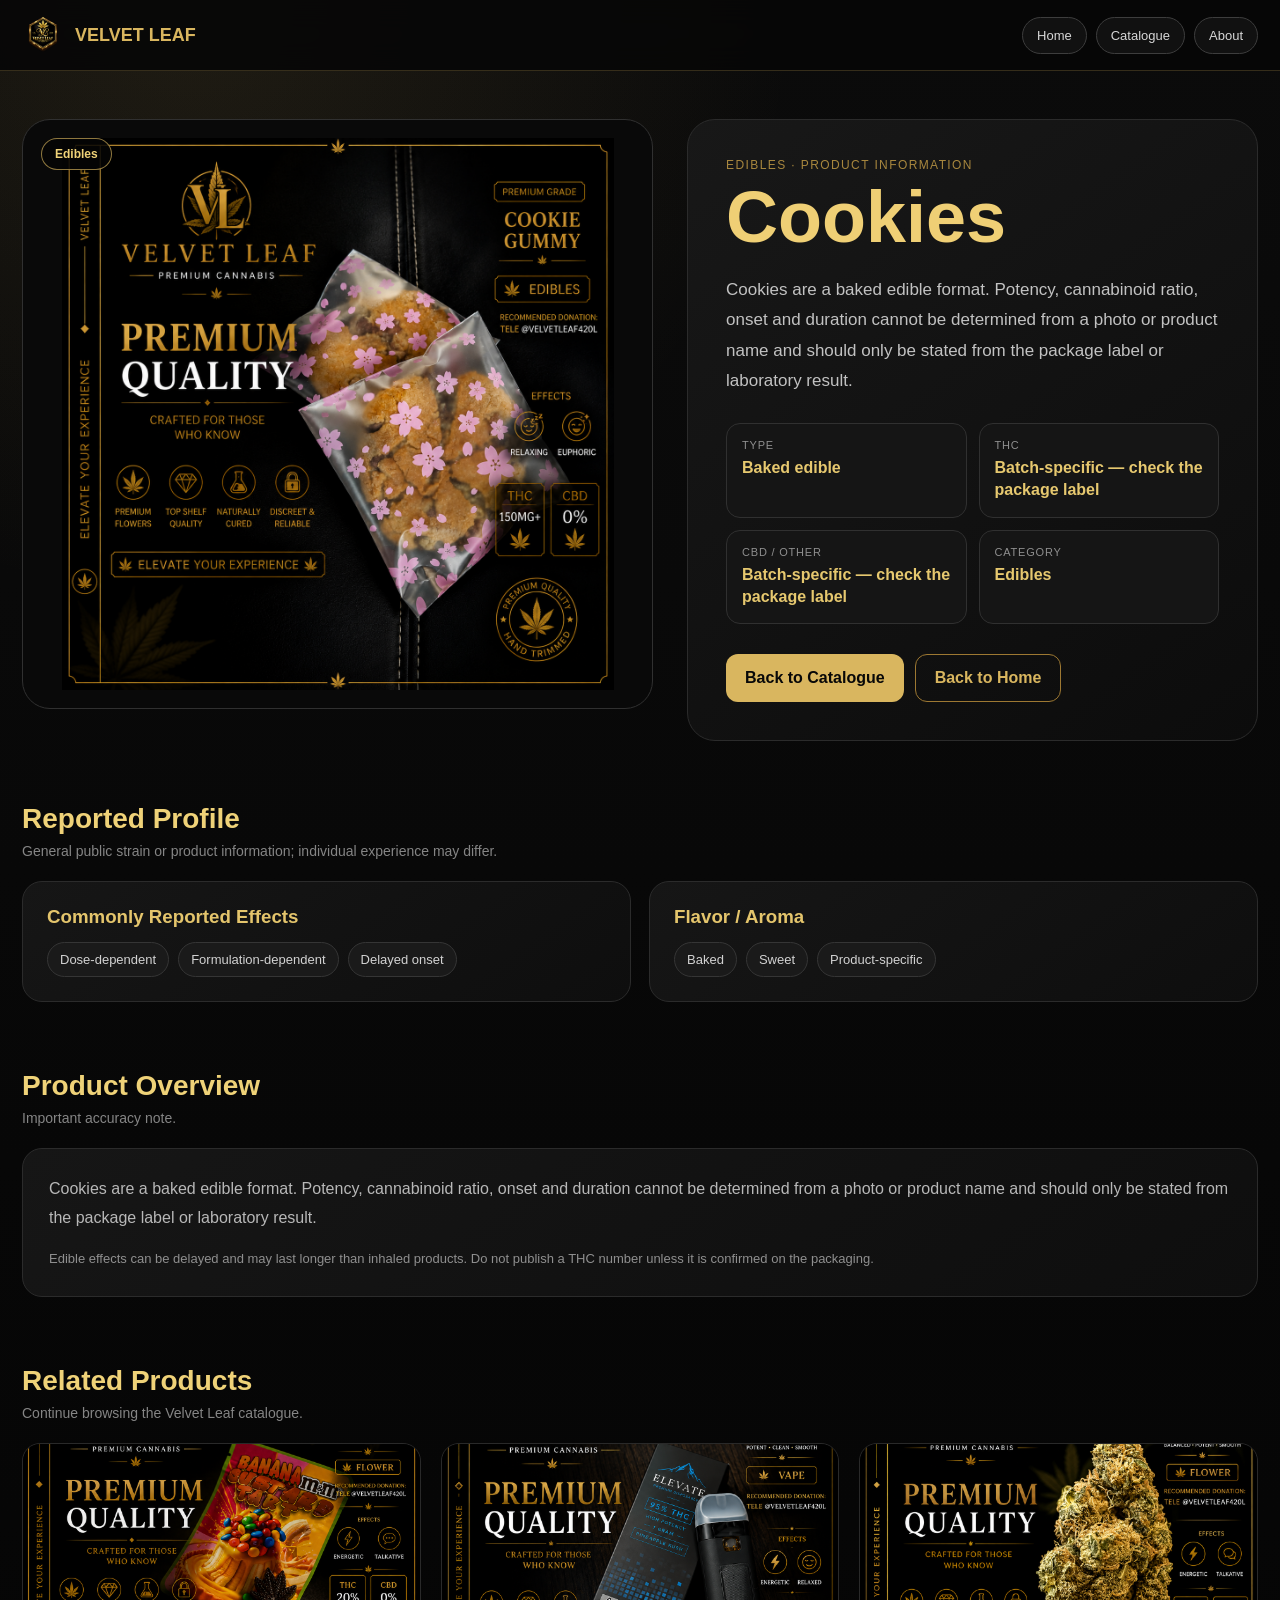
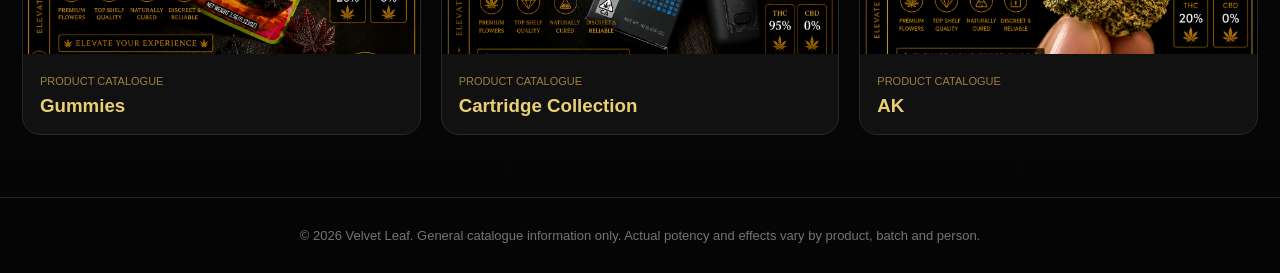
<file: cookie.html>
<!DOCTYPE html>
<html lang="en">
<head>
<meta charset="UTF-8">
<meta name="viewport" content="width=device-width, initial-scale=1.0">
<title>Cookies | Velvet Leaf Product Catalogue</title>
<meta name="description" content="Explore Cookies in the Velvet Leaf curated product catalogue.">
<meta property="og:title" content="Cookies | Velvet Leaf">
<meta property="og:description" content="Explore Cookies in the Velvet Leaf curated product catalogue.">
<meta property="og:image" content="https://officialvelvetleaf.com/cookie.jpg">
<meta property="og:url" content="https://officialvelvetleaf.com/cookie.html">
<meta property="og:type" content="website">
<link rel="icon" type="image/png" href="velvet-logo.png">
<style>
:root{--gold:#d9b65f;--gold-dark:#9d7832;--text:#f5f5f5;--muted:#aaa;--border:#2b2b2b}
*{box-sizing:border-box;margin:0;padding:0}
html{scroll-behavior:smooth}
body{min-height:100vh;background:radial-gradient(circle at 15% 0%,rgba(217,182,95,.10),transparent 28%),linear-gradient(180deg,#0b0b0b 0%,#070707 62%,#050505 100%);color:var(--text);font-family:Arial,Helvetica,sans-serif}
a{color:inherit;text-decoration:none}
.topbar{position:sticky;top:0;z-index:20;display:flex;align-items:center;justify-content:space-between;gap:16px;padding:14px 22px;background:rgba(7,7,7,.92);border-bottom:1px solid rgba(217,182,95,.22);backdrop-filter:blur(14px)}
.brand{display:flex;align-items:center;gap:11px}.brand img{width:42px;height:42px;object-fit:contain}.brand span{color:var(--gold);font-size:18px;font-weight:700}
.top-actions{display:flex;gap:9px;flex-wrap:wrap}.small-btn{padding:10px 14px;border-radius:999px;border:1px solid #3d3d3d;background:#111;color:#d7d7d7;font-size:13px}
.hero{width:min(1280px,100%);margin:auto;padding:48px 22px 28px}
.hero-grid{display:grid;grid-template-columns:minmax(0,1.05fr) minmax(360px,.95fr);gap:34px}
.image-panel{position:relative;height:590px;overflow:hidden;border-radius:28px;border:1px solid #303030;background:#090909;padding:18px}
.image-panel img{width:100%;height:100%;object-fit:contain;display:block;border-radius:18px}
.badge{position:absolute;top:18px;left:18px;padding:8px 13px;border-radius:999px;background:rgba(5,5,5,.86);border:1px solid rgba(217,182,95,.65);color:#efd278;font-size:12px;font-weight:700}
.copy-panel{display:flex;flex-direction:column;justify-content:center;padding:38px;border-radius:28px;border:1px solid #2b2b2b;background:linear-gradient(145deg,#181818,#0c0c0c)}
.eyebrow{color:#a8873e;text-transform:uppercase;letter-spacing:1.4px;font-size:12px;margin-bottom:10px}
h1{color:#efcf75;font-size:clamp(42px,7vw,72px);line-height:.98}
.lead{margin-top:22px;color:#c2c2c2;font-size:17px;line-height:1.8}
.facts{display:grid;grid-template-columns:repeat(2,minmax(0,1fr));gap:12px;margin-top:26px}
.fact{padding:15px;border-radius:14px;border:1px solid #303030;background:#151515}.fact span{display:block;color:#8f8f8f;font-size:11px;text-transform:uppercase;letter-spacing:.8px}.fact strong{display:block;margin-top:6px;color:#e6c86f;line-height:1.4}
.main-actions{display:flex;gap:11px;flex-wrap:wrap;margin-top:30px}
.primary-btn,.secondary-btn{display:inline-flex;align-items:center;justify-content:center;min-height:48px;padding:13px 19px;border-radius:12px;font-weight:700}
.primary-btn{background:var(--gold);color:#080808}.secondary-btn{color:var(--gold);border:1px solid var(--gold-dark)}
.section{width:min(1280px,100%);margin:auto;padding:34px 22px}.section-title{color:#efd278;font-size:28px}.section-subtitle{color:#858585;font-size:14px;margin:8px 0 22px}
.profile-grid{display:grid;grid-template-columns:repeat(2,minmax(0,1fr));gap:18px}.profile-card{padding:24px;border-radius:20px;border:1px solid var(--border);background:linear-gradient(145deg,#161616,#0e0e0e)}
.profile-card h3{color:#e4c56c;margin-bottom:14px}.chips{display:flex;flex-wrap:wrap;gap:9px}.chip{padding:9px 12px;border-radius:999px;border:1px solid #353535;background:#1a1a1a;color:#d2d2d2;font-size:13px}
.description-card{padding:26px;border-radius:20px;border:1px solid var(--border);background:linear-gradient(145deg,#161616,#0e0e0e)}.description-card p{color:#b8b8b8;line-height:1.8}.data-note{margin-top:16px;color:#8f8f8f;font-size:13px;line-height:1.6}
.related-grid{display:grid;grid-template-columns:repeat(3,minmax(0,1fr));gap:20px}.related{overflow:hidden;border-radius:18px;border:1px solid #292929;background:#111}.related img{width:100%;height:210px;object-fit:cover;display:block}.related-copy{padding:17px}.related-copy span{color:#9e803d;font-size:11px;text-transform:uppercase}.related-copy h3{margin-top:6px;color:#ead074}
footer{margin-top:28px;padding:30px;text-align:center;border-top:1px solid #222;color:#747474;font-size:13px}
@media(max-width:960px){.hero-grid{grid-template-columns:1fr}.image-panel{height:480px}.related-grid{grid-template-columns:repeat(2,1fr)}}
@media(max-width:620px){.topbar{padding:12px 14px}.brand span{display:none}.hero{padding:26px 14px 20px}.image-panel{height:345px;padding:12px}.copy-panel{padding:24px 19px}.facts,.profile-grid{grid-template-columns:1fr}.main-actions{flex-direction:column}.primary-btn,.secondary-btn{width:100%}.section{padding:28px 14px}.related-grid{grid-template-columns:1fr}.related img{height:230px}}
</style>
</head>
<body>
<nav class="topbar">
<a class="brand" href="/"><img src="velvet-logo.png" alt="Velvet Leaf"><span>VELVET LEAF</span></a>
<div class="top-actions"><a class="small-btn" href="/">Home</a><a class="small-btn" href="/products">Catalogue</a><a class="small-btn" href="/about.html">About</a></div>
</nav>
<main>
<section class="hero"><div class="hero-grid">
<div class="image-panel"><img src="cookie.jpg" alt="Cookies"><span class="badge">Edibles</span></div>
<div class="copy-panel">
<div class="eyebrow">Edibles · Product Information</div>
<h1>Cookies</h1>
<p class="lead">Cookies are a baked edible format. Potency, cannabinoid ratio, onset and duration cannot be determined from a photo or product name and should only be stated from the package label or laboratory result.</p>
<div class="facts">
<div class="fact"><span>Type</span><strong>Baked edible</strong></div>
<div class="fact"><span>THC</span><strong>Batch-specific — check the package label</strong></div>
<div class="fact"><span>CBD / Other</span><strong>Batch-specific — check the package label</strong></div>
<div class="fact"><span>Category</span><strong>Edibles</strong></div>
</div>
<div class="main-actions"><a class="primary-btn" href="/products">Back to Catalogue</a><a class="secondary-btn" href="/">Back to Home</a></div>
</div></div></section>

<section class="section">
<h2 class="section-title">Reported Profile</h2>
<p class="section-subtitle">General public strain or product information; individual experience may differ.</p>
<div class="profile-grid">
<div class="profile-card"><h3>Commonly Reported Effects</h3><div class="chips"><span class="chip">Dose-dependent</span><span class="chip">Formulation-dependent</span><span class="chip">Delayed onset</span></div></div>
<div class="profile-card"><h3>Flavor / Aroma</h3><div class="chips"><span class="chip">Baked</span><span class="chip">Sweet</span><span class="chip">Product-specific</span></div></div>
</div>
</section>

<section class="section">
<h2 class="section-title">Product Overview</h2>
<p class="section-subtitle">Important accuracy note.</p>
<div class="description-card">
<p>Cookies are a baked edible format. Potency, cannabinoid ratio, onset and duration cannot be determined from a photo or product name and should only be stated from the package label or laboratory result.</p>
<div class="data-note">Edible effects can be delayed and may last longer than inhaled products. Do not publish a THC number unless it is confirmed on the packaging.</div>
</div>
</section>

<section class="section">
<h2 class="section-title">Related Products</h2>
<p class="section-subtitle">Continue browsing the Velvet Leaf catalogue.</p>
<div class="related-grid"><a class="related" href="/gummy.html"><img src="gummy.jpg" alt="Gummies"><div class="related-copy"><span>Product Catalogue</span><h3>Gummies</h3></div></a><a class="related" href="/thc-carts.html"><img src="thc-carts.jpg" alt="Cartridge Collection"><div class="related-copy"><span>Product Catalogue</span><h3>Cartridge Collection</h3></div></a><a class="related" href="/ak.html"><img src="ak.jpg" alt="AK"><div class="related-copy"><span>Product Catalogue</span><h3>AK</h3></div></a></div>
</section>
</main>
<footer>© 2026 Velvet Leaf. General catalogue information only. Actual potency and effects vary by product, batch and person.</footer>
</body>
</html>
</file>
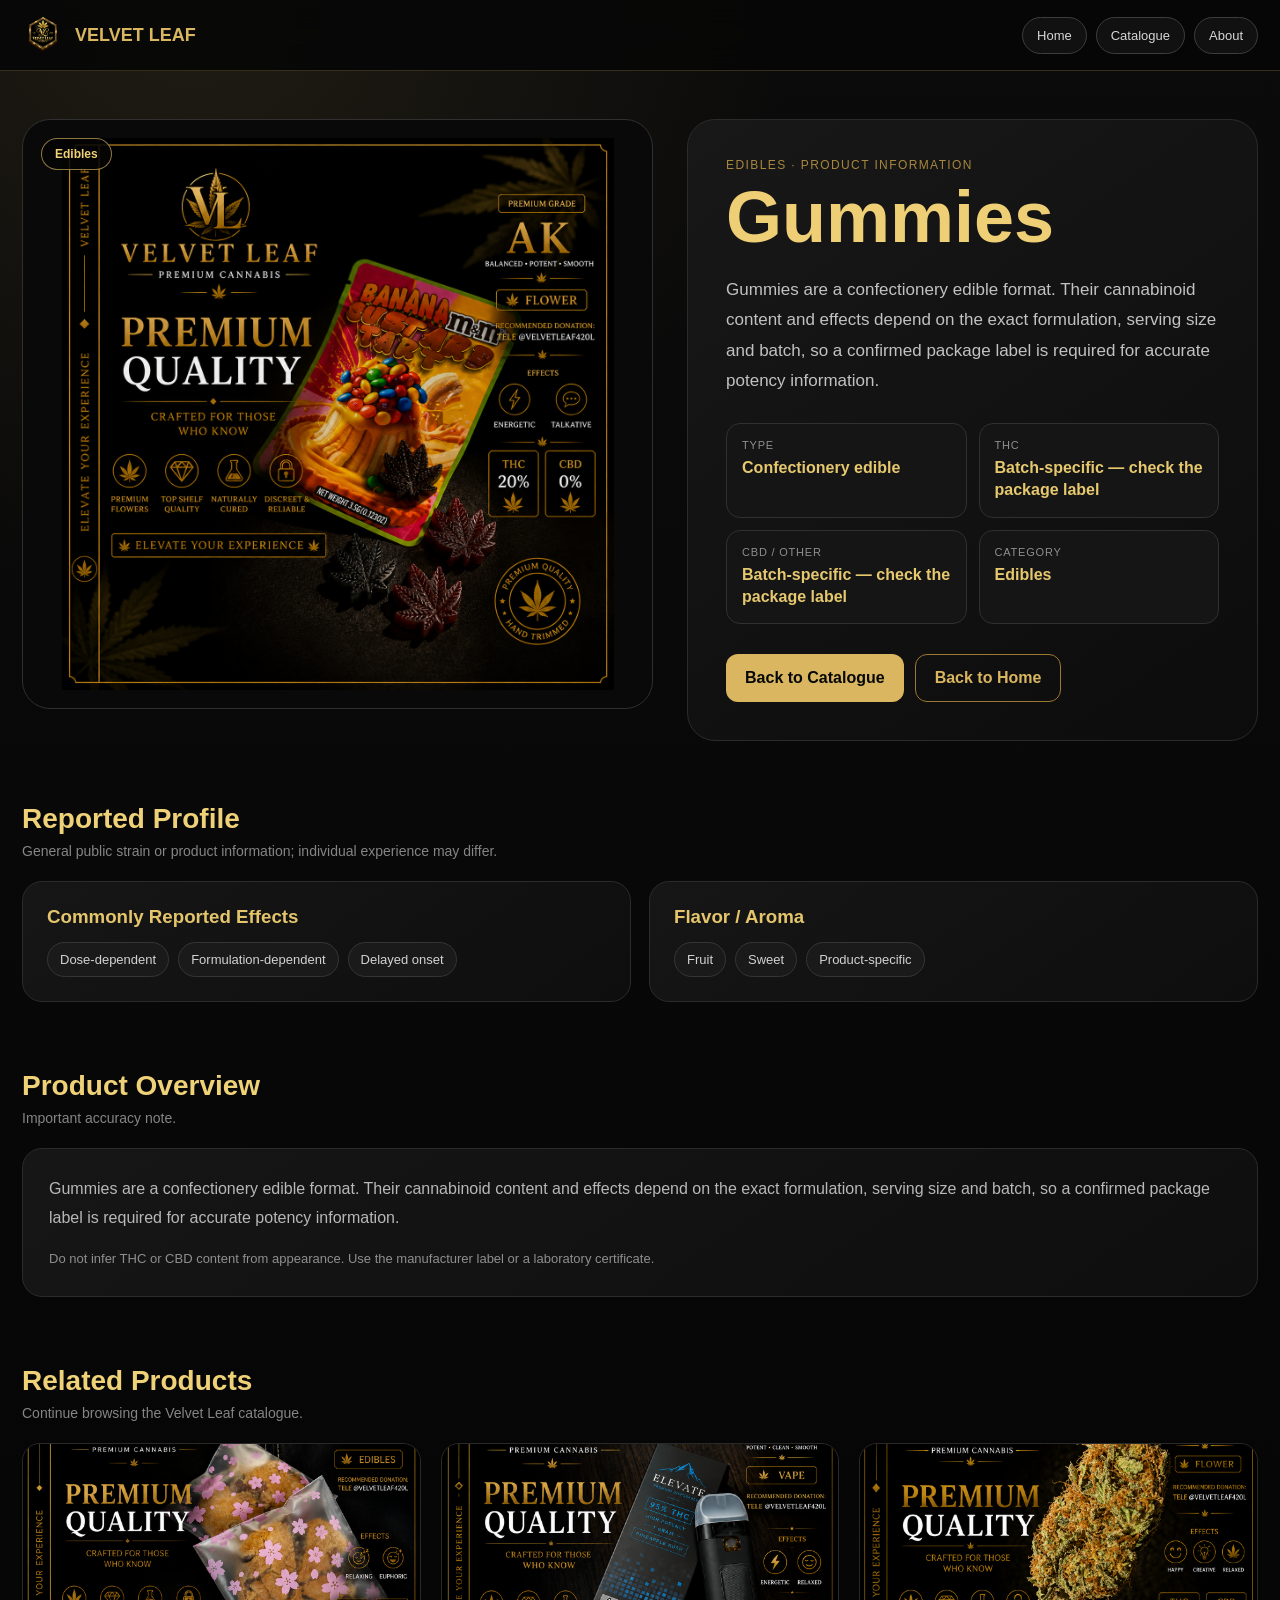
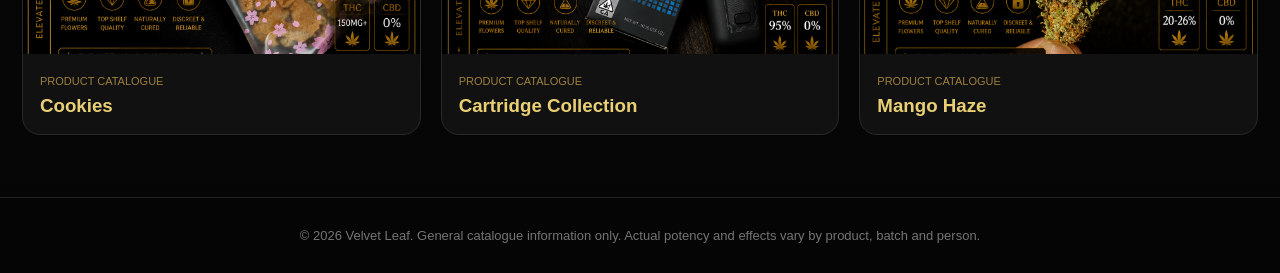
<file: gummy.html>
<!DOCTYPE html>
<html lang="en">
<head>
<meta charset="UTF-8">
<meta name="viewport" content="width=device-width, initial-scale=1.0">
<title>Gummies | Velvet Leaf Product Catalogue</title>
<meta name="description" content="Explore Gummies in the Velvet Leaf curated product catalogue.">
<meta property="og:title" content="Gummies | Velvet Leaf">
<meta property="og:description" content="Explore Gummies in the Velvet Leaf curated product catalogue.">
<meta property="og:image" content="https://officialvelvetleaf.com/gummy.jpg">
<meta property="og:url" content="https://officialvelvetleaf.com/gummy.html">
<meta property="og:type" content="website">
<link rel="icon" type="image/png" href="velvet-logo.png">
<style>
:root{--gold:#d9b65f;--gold-dark:#9d7832;--text:#f5f5f5;--muted:#aaa;--border:#2b2b2b}
*{box-sizing:border-box;margin:0;padding:0}
html{scroll-behavior:smooth}
body{min-height:100vh;background:radial-gradient(circle at 15% 0%,rgba(217,182,95,.10),transparent 28%),linear-gradient(180deg,#0b0b0b 0%,#070707 62%,#050505 100%);color:var(--text);font-family:Arial,Helvetica,sans-serif}
a{color:inherit;text-decoration:none}
.topbar{position:sticky;top:0;z-index:20;display:flex;align-items:center;justify-content:space-between;gap:16px;padding:14px 22px;background:rgba(7,7,7,.92);border-bottom:1px solid rgba(217,182,95,.22);backdrop-filter:blur(14px)}
.brand{display:flex;align-items:center;gap:11px}.brand img{width:42px;height:42px;object-fit:contain}.brand span{color:var(--gold);font-size:18px;font-weight:700}
.top-actions{display:flex;gap:9px;flex-wrap:wrap}.small-btn{padding:10px 14px;border-radius:999px;border:1px solid #3d3d3d;background:#111;color:#d7d7d7;font-size:13px}
.hero{width:min(1280px,100%);margin:auto;padding:48px 22px 28px}
.hero-grid{display:grid;grid-template-columns:minmax(0,1.05fr) minmax(360px,.95fr);gap:34px}
.image-panel{position:relative;height:590px;overflow:hidden;border-radius:28px;border:1px solid #303030;background:#090909;padding:18px}
.image-panel img{width:100%;height:100%;object-fit:contain;display:block;border-radius:18px}
.badge{position:absolute;top:18px;left:18px;padding:8px 13px;border-radius:999px;background:rgba(5,5,5,.86);border:1px solid rgba(217,182,95,.65);color:#efd278;font-size:12px;font-weight:700}
.copy-panel{display:flex;flex-direction:column;justify-content:center;padding:38px;border-radius:28px;border:1px solid #2b2b2b;background:linear-gradient(145deg,#181818,#0c0c0c)}
.eyebrow{color:#a8873e;text-transform:uppercase;letter-spacing:1.4px;font-size:12px;margin-bottom:10px}
h1{color:#efcf75;font-size:clamp(42px,7vw,72px);line-height:.98}
.lead{margin-top:22px;color:#c2c2c2;font-size:17px;line-height:1.8}
.facts{display:grid;grid-template-columns:repeat(2,minmax(0,1fr));gap:12px;margin-top:26px}
.fact{padding:15px;border-radius:14px;border:1px solid #303030;background:#151515}.fact span{display:block;color:#8f8f8f;font-size:11px;text-transform:uppercase;letter-spacing:.8px}.fact strong{display:block;margin-top:6px;color:#e6c86f;line-height:1.4}
.main-actions{display:flex;gap:11px;flex-wrap:wrap;margin-top:30px}
.primary-btn,.secondary-btn{display:inline-flex;align-items:center;justify-content:center;min-height:48px;padding:13px 19px;border-radius:12px;font-weight:700}
.primary-btn{background:var(--gold);color:#080808}.secondary-btn{color:var(--gold);border:1px solid var(--gold-dark)}
.section{width:min(1280px,100%);margin:auto;padding:34px 22px}.section-title{color:#efd278;font-size:28px}.section-subtitle{color:#858585;font-size:14px;margin:8px 0 22px}
.profile-grid{display:grid;grid-template-columns:repeat(2,minmax(0,1fr));gap:18px}.profile-card{padding:24px;border-radius:20px;border:1px solid var(--border);background:linear-gradient(145deg,#161616,#0e0e0e)}
.profile-card h3{color:#e4c56c;margin-bottom:14px}.chips{display:flex;flex-wrap:wrap;gap:9px}.chip{padding:9px 12px;border-radius:999px;border:1px solid #353535;background:#1a1a1a;color:#d2d2d2;font-size:13px}
.description-card{padding:26px;border-radius:20px;border:1px solid var(--border);background:linear-gradient(145deg,#161616,#0e0e0e)}.description-card p{color:#b8b8b8;line-height:1.8}.data-note{margin-top:16px;color:#8f8f8f;font-size:13px;line-height:1.6}
.related-grid{display:grid;grid-template-columns:repeat(3,minmax(0,1fr));gap:20px}.related{overflow:hidden;border-radius:18px;border:1px solid #292929;background:#111}.related img{width:100%;height:210px;object-fit:cover;display:block}.related-copy{padding:17px}.related-copy span{color:#9e803d;font-size:11px;text-transform:uppercase}.related-copy h3{margin-top:6px;color:#ead074}
footer{margin-top:28px;padding:30px;text-align:center;border-top:1px solid #222;color:#747474;font-size:13px}
@media(max-width:960px){.hero-grid{grid-template-columns:1fr}.image-panel{height:480px}.related-grid{grid-template-columns:repeat(2,1fr)}}
@media(max-width:620px){.topbar{padding:12px 14px}.brand span{display:none}.hero{padding:26px 14px 20px}.image-panel{height:345px;padding:12px}.copy-panel{padding:24px 19px}.facts,.profile-grid{grid-template-columns:1fr}.main-actions{flex-direction:column}.primary-btn,.secondary-btn{width:100%}.section{padding:28px 14px}.related-grid{grid-template-columns:1fr}.related img{height:230px}}
</style>
</head>
<body>
<nav class="topbar">
<a class="brand" href="/"><img src="velvet-logo.png" alt="Velvet Leaf"><span>VELVET LEAF</span></a>
<div class="top-actions"><a class="small-btn" href="/">Home</a><a class="small-btn" href="/products">Catalogue</a><a class="small-btn" href="/about.html">About</a></div>
</nav>
<main>
<section class="hero"><div class="hero-grid">
<div class="image-panel"><img src="gummy.jpg" alt="Gummies"><span class="badge">Edibles</span></div>
<div class="copy-panel">
<div class="eyebrow">Edibles · Product Information</div>
<h1>Gummies</h1>
<p class="lead">Gummies are a confectionery edible format. Their cannabinoid content and effects depend on the exact formulation, serving size and batch, so a confirmed package label is required for accurate potency information.</p>
<div class="facts">
<div class="fact"><span>Type</span><strong>Confectionery edible</strong></div>
<div class="fact"><span>THC</span><strong>Batch-specific — check the package label</strong></div>
<div class="fact"><span>CBD / Other</span><strong>Batch-specific — check the package label</strong></div>
<div class="fact"><span>Category</span><strong>Edibles</strong></div>
</div>
<div class="main-actions"><a class="primary-btn" href="/products">Back to Catalogue</a><a class="secondary-btn" href="/">Back to Home</a></div>
</div></div></section>

<section class="section">
<h2 class="section-title">Reported Profile</h2>
<p class="section-subtitle">General public strain or product information; individual experience may differ.</p>
<div class="profile-grid">
<div class="profile-card"><h3>Commonly Reported Effects</h3><div class="chips"><span class="chip">Dose-dependent</span><span class="chip">Formulation-dependent</span><span class="chip">Delayed onset</span></div></div>
<div class="profile-card"><h3>Flavor / Aroma</h3><div class="chips"><span class="chip">Fruit</span><span class="chip">Sweet</span><span class="chip">Product-specific</span></div></div>
</div>
</section>

<section class="section">
<h2 class="section-title">Product Overview</h2>
<p class="section-subtitle">Important accuracy note.</p>
<div class="description-card">
<p>Gummies are a confectionery edible format. Their cannabinoid content and effects depend on the exact formulation, serving size and batch, so a confirmed package label is required for accurate potency information.</p>
<div class="data-note">Do not infer THC or CBD content from appearance. Use the manufacturer label or a laboratory certificate.</div>
</div>
</section>

<section class="section">
<h2 class="section-title">Related Products</h2>
<p class="section-subtitle">Continue browsing the Velvet Leaf catalogue.</p>
<div class="related-grid"><a class="related" href="/cookie.html"><img src="cookie.jpg" alt="Cookies"><div class="related-copy"><span>Product Catalogue</span><h3>Cookies</h3></div></a><a class="related" href="/thc-carts.html"><img src="thc-carts.jpg" alt="Cartridge Collection"><div class="related-copy"><span>Product Catalogue</span><h3>Cartridge Collection</h3></div></a><a class="related" href="/mango-haze.html"><img src="mango-haze.jpg" alt="Mango Haze"><div class="related-copy"><span>Product Catalogue</span><h3>Mango Haze</h3></div></a></div>
</section>
</main>
<footer>© 2026 Velvet Leaf. General catalogue information only. Actual potency and effects vary by product, batch and person.</footer>
</body>
</html>
</file>
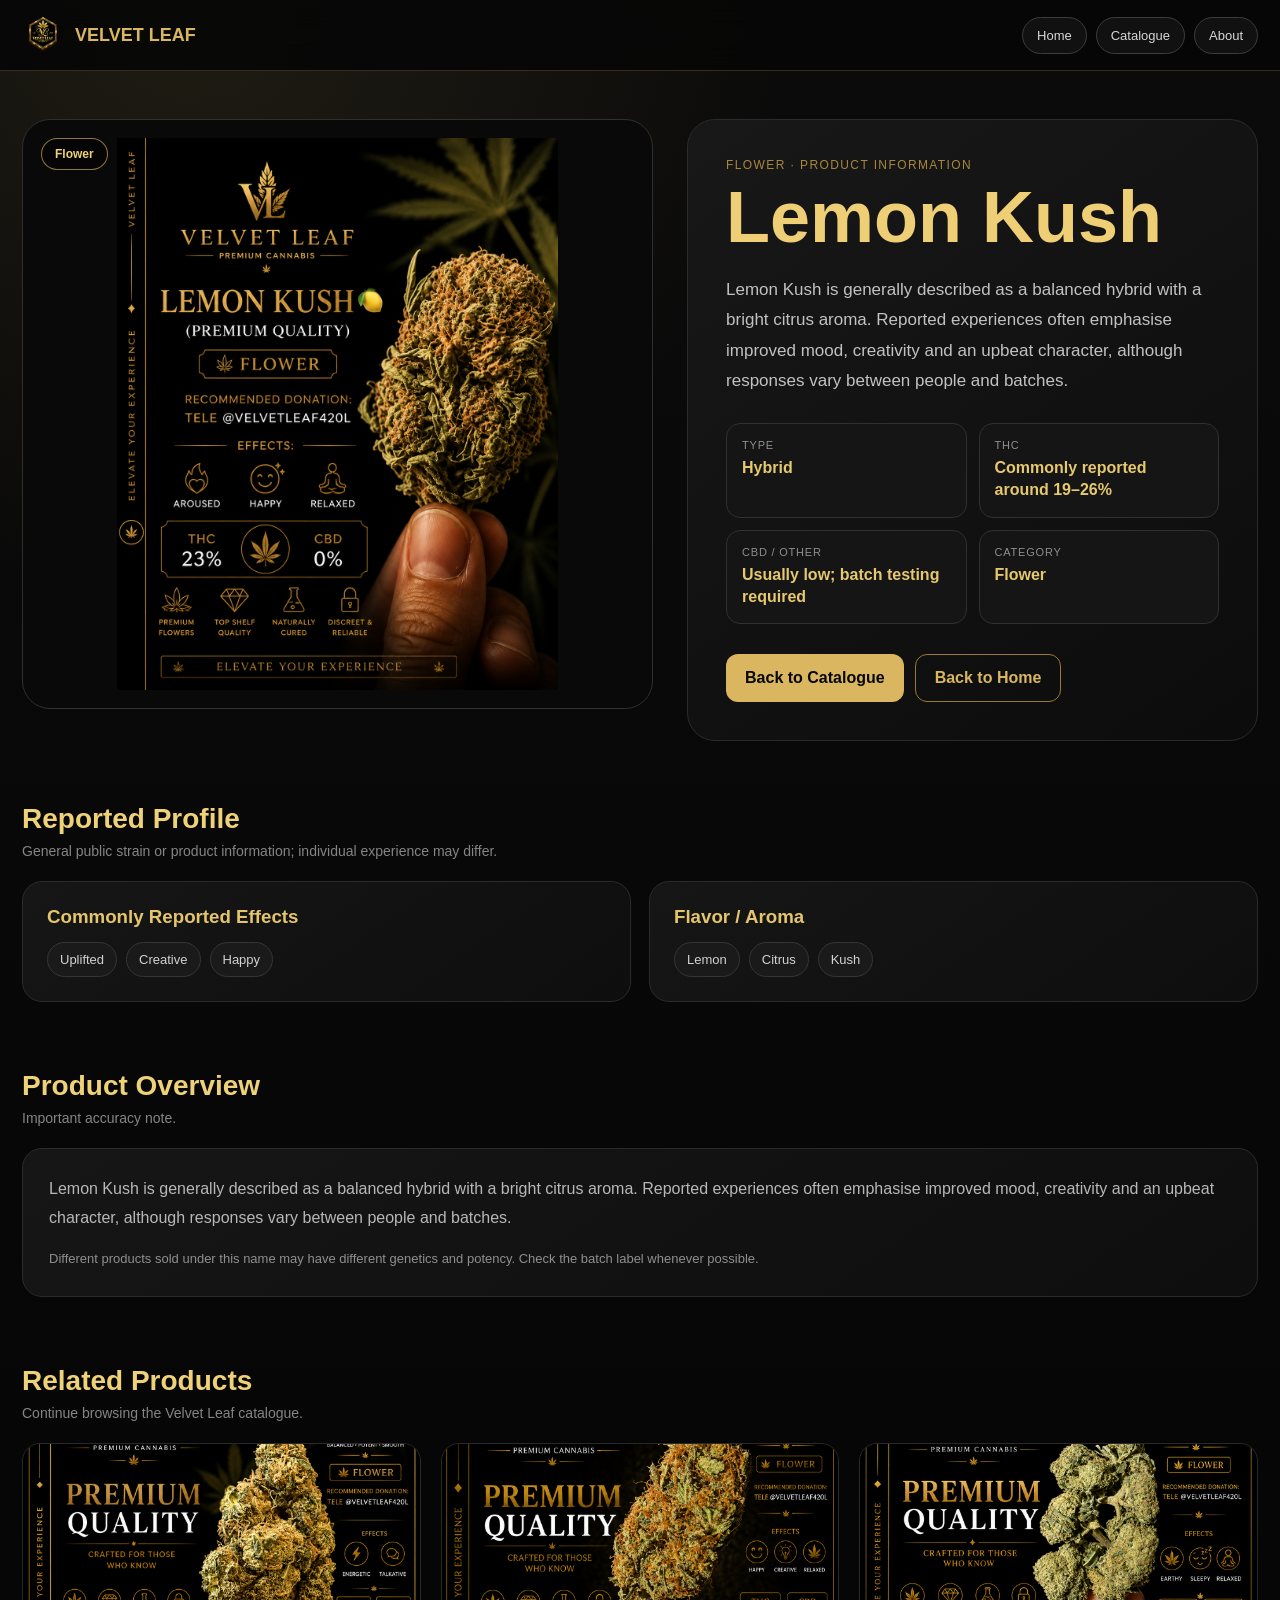
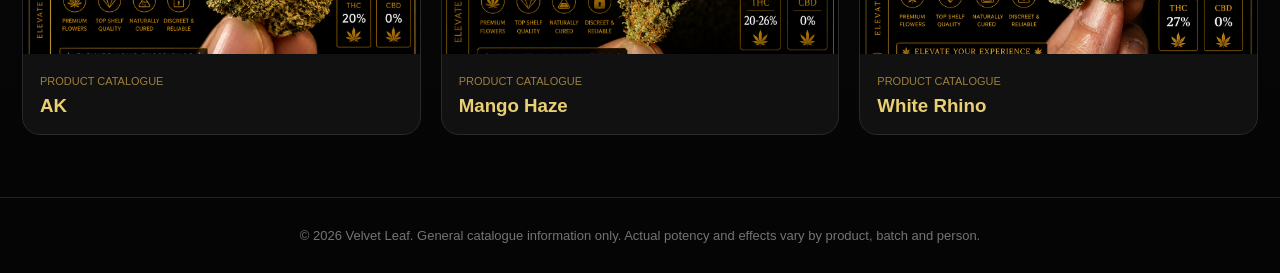
<file: lemon-kush.html>
<!DOCTYPE html>
<html lang="en">
<head>
<meta charset="UTF-8">
<meta name="viewport" content="width=device-width, initial-scale=1.0">
<title>Lemon Kush | Velvet Leaf Product Catalogue</title>
<meta name="description" content="Explore Lemon Kush in the Velvet Leaf curated product catalogue.">
<meta property="og:title" content="Lemon Kush | Velvet Leaf">
<meta property="og:description" content="Explore Lemon Kush in the Velvet Leaf curated product catalogue.">
<meta property="og:image" content="https://officialvelvetleaf.com/lemon-kush.jpg">
<meta property="og:url" content="https://officialvelvetleaf.com/lemon-kush.html">
<meta property="og:type" content="website">
<link rel="icon" type="image/png" href="velvet-logo.png">
<style>
:root{--gold:#d9b65f;--gold-dark:#9d7832;--text:#f5f5f5;--muted:#aaa;--border:#2b2b2b}
*{box-sizing:border-box;margin:0;padding:0}
html{scroll-behavior:smooth}
body{min-height:100vh;background:radial-gradient(circle at 15% 0%,rgba(217,182,95,.10),transparent 28%),linear-gradient(180deg,#0b0b0b 0%,#070707 62%,#050505 100%);color:var(--text);font-family:Arial,Helvetica,sans-serif}
a{color:inherit;text-decoration:none}
.topbar{position:sticky;top:0;z-index:20;display:flex;align-items:center;justify-content:space-between;gap:16px;padding:14px 22px;background:rgba(7,7,7,.92);border-bottom:1px solid rgba(217,182,95,.22);backdrop-filter:blur(14px)}
.brand{display:flex;align-items:center;gap:11px}.brand img{width:42px;height:42px;object-fit:contain}.brand span{color:var(--gold);font-size:18px;font-weight:700}
.top-actions{display:flex;gap:9px;flex-wrap:wrap}.small-btn{padding:10px 14px;border-radius:999px;border:1px solid #3d3d3d;background:#111;color:#d7d7d7;font-size:13px}
.hero{width:min(1280px,100%);margin:auto;padding:48px 22px 28px}
.hero-grid{display:grid;grid-template-columns:minmax(0,1.05fr) minmax(360px,.95fr);gap:34px}
.image-panel{position:relative;height:590px;overflow:hidden;border-radius:28px;border:1px solid #303030;background:#090909;padding:18px}
.image-panel img{width:100%;height:100%;object-fit:contain;display:block;border-radius:18px}
.badge{position:absolute;top:18px;left:18px;padding:8px 13px;border-radius:999px;background:rgba(5,5,5,.86);border:1px solid rgba(217,182,95,.65);color:#efd278;font-size:12px;font-weight:700}
.copy-panel{display:flex;flex-direction:column;justify-content:center;padding:38px;border-radius:28px;border:1px solid #2b2b2b;background:linear-gradient(145deg,#181818,#0c0c0c)}
.eyebrow{color:#a8873e;text-transform:uppercase;letter-spacing:1.4px;font-size:12px;margin-bottom:10px}
h1{color:#efcf75;font-size:clamp(42px,7vw,72px);line-height:.98}
.lead{margin-top:22px;color:#c2c2c2;font-size:17px;line-height:1.8}
.facts{display:grid;grid-template-columns:repeat(2,minmax(0,1fr));gap:12px;margin-top:26px}
.fact{padding:15px;border-radius:14px;border:1px solid #303030;background:#151515}.fact span{display:block;color:#8f8f8f;font-size:11px;text-transform:uppercase;letter-spacing:.8px}.fact strong{display:block;margin-top:6px;color:#e6c86f;line-height:1.4}
.main-actions{display:flex;gap:11px;flex-wrap:wrap;margin-top:30px}
.primary-btn,.secondary-btn{display:inline-flex;align-items:center;justify-content:center;min-height:48px;padding:13px 19px;border-radius:12px;font-weight:700}
.primary-btn{background:var(--gold);color:#080808}.secondary-btn{color:var(--gold);border:1px solid var(--gold-dark)}
.section{width:min(1280px,100%);margin:auto;padding:34px 22px}.section-title{color:#efd278;font-size:28px}.section-subtitle{color:#858585;font-size:14px;margin:8px 0 22px}
.profile-grid{display:grid;grid-template-columns:repeat(2,minmax(0,1fr));gap:18px}.profile-card{padding:24px;border-radius:20px;border:1px solid var(--border);background:linear-gradient(145deg,#161616,#0e0e0e)}
.profile-card h3{color:#e4c56c;margin-bottom:14px}.chips{display:flex;flex-wrap:wrap;gap:9px}.chip{padding:9px 12px;border-radius:999px;border:1px solid #353535;background:#1a1a1a;color:#d2d2d2;font-size:13px}
.description-card{padding:26px;border-radius:20px;border:1px solid var(--border);background:linear-gradient(145deg,#161616,#0e0e0e)}.description-card p{color:#b8b8b8;line-height:1.8}.data-note{margin-top:16px;color:#8f8f8f;font-size:13px;line-height:1.6}
.related-grid{display:grid;grid-template-columns:repeat(3,minmax(0,1fr));gap:20px}.related{overflow:hidden;border-radius:18px;border:1px solid #292929;background:#111}.related img{width:100%;height:210px;object-fit:cover;display:block}.related-copy{padding:17px}.related-copy span{color:#9e803d;font-size:11px;text-transform:uppercase}.related-copy h3{margin-top:6px;color:#ead074}
footer{margin-top:28px;padding:30px;text-align:center;border-top:1px solid #222;color:#747474;font-size:13px}
@media(max-width:960px){.hero-grid{grid-template-columns:1fr}.image-panel{height:480px}.related-grid{grid-template-columns:repeat(2,1fr)}}
@media(max-width:620px){.topbar{padding:12px 14px}.brand span{display:none}.hero{padding:26px 14px 20px}.image-panel{height:345px;padding:12px}.copy-panel{padding:24px 19px}.facts,.profile-grid{grid-template-columns:1fr}.main-actions{flex-direction:column}.primary-btn,.secondary-btn{width:100%}.section{padding:28px 14px}.related-grid{grid-template-columns:1fr}.related img{height:230px}}
</style>
</head>
<body>
<nav class="topbar">
<a class="brand" href="/"><img src="velvet-logo.png" alt="Velvet Leaf"><span>VELVET LEAF</span></a>
<div class="top-actions"><a class="small-btn" href="/">Home</a><a class="small-btn" href="/products">Catalogue</a><a class="small-btn" href="/about.html">About</a></div>
</nav>
<main>
<section class="hero"><div class="hero-grid">
<div class="image-panel"><img src="lemon-kush.jpg" alt="Lemon Kush"><span class="badge">Flower</span></div>
<div class="copy-panel">
<div class="eyebrow">Flower · Product Information</div>
<h1>Lemon Kush</h1>
<p class="lead">Lemon Kush is generally described as a balanced hybrid with a bright citrus aroma. Reported experiences often emphasise improved mood, creativity and an upbeat character, although responses vary between people and batches.</p>
<div class="facts">
<div class="fact"><span>Type</span><strong>Hybrid</strong></div>
<div class="fact"><span>THC</span><strong>Commonly reported around 19–26%</strong></div>
<div class="fact"><span>CBD / Other</span><strong>Usually low; batch testing required</strong></div>
<div class="fact"><span>Category</span><strong>Flower</strong></div>
</div>
<div class="main-actions"><a class="primary-btn" href="/products">Back to Catalogue</a><a class="secondary-btn" href="/">Back to Home</a></div>
</div></div></section>

<section class="section">
<h2 class="section-title">Reported Profile</h2>
<p class="section-subtitle">General public strain or product information; individual experience may differ.</p>
<div class="profile-grid">
<div class="profile-card"><h3>Commonly Reported Effects</h3><div class="chips"><span class="chip">Uplifted</span><span class="chip">Creative</span><span class="chip">Happy</span></div></div>
<div class="profile-card"><h3>Flavor / Aroma</h3><div class="chips"><span class="chip">Lemon</span><span class="chip">Citrus</span><span class="chip">Kush</span></div></div>
</div>
</section>

<section class="section">
<h2 class="section-title">Product Overview</h2>
<p class="section-subtitle">Important accuracy note.</p>
<div class="description-card">
<p>Lemon Kush is generally described as a balanced hybrid with a bright citrus aroma. Reported experiences often emphasise improved mood, creativity and an upbeat character, although responses vary between people and batches.</p>
<div class="data-note">Different products sold under this name may have different genetics and potency. Check the batch label whenever possible.</div>
</div>
</section>

<section class="section">
<h2 class="section-title">Related Products</h2>
<p class="section-subtitle">Continue browsing the Velvet Leaf catalogue.</p>
<div class="related-grid"><a class="related" href="/ak.html"><img src="ak.jpg" alt="AK"><div class="related-copy"><span>Product Catalogue</span><h3>AK</h3></div></a><a class="related" href="/mango-haze.html"><img src="mango-haze.jpg" alt="Mango Haze"><div class="related-copy"><span>Product Catalogue</span><h3>Mango Haze</h3></div></a><a class="related" href="/white-rhino.html"><img src="white-rhino.jpg" alt="White Rhino"><div class="related-copy"><span>Product Catalogue</span><h3>White Rhino</h3></div></a></div>
</section>
</main>
<footer>© 2026 Velvet Leaf. General catalogue information only. Actual potency and effects vary by product, batch and person.</footer>
</body>
</html>
</file>
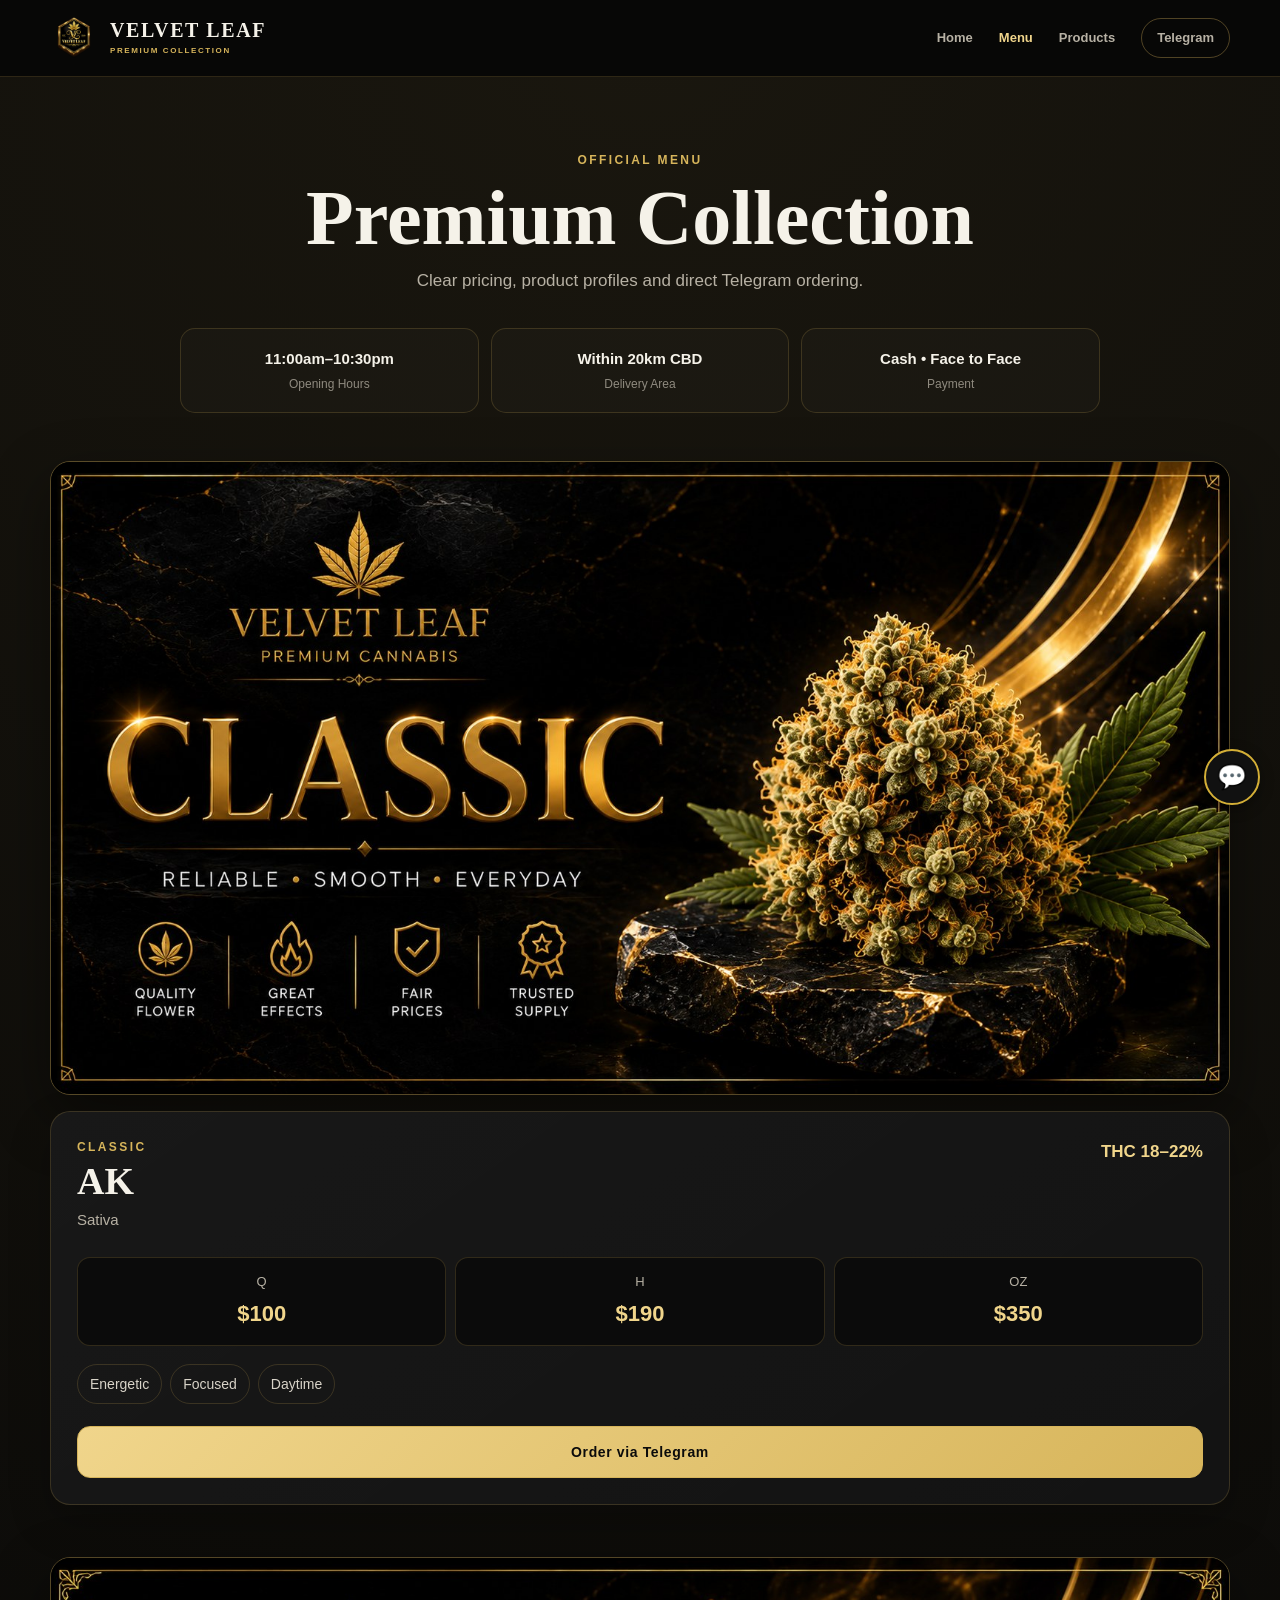
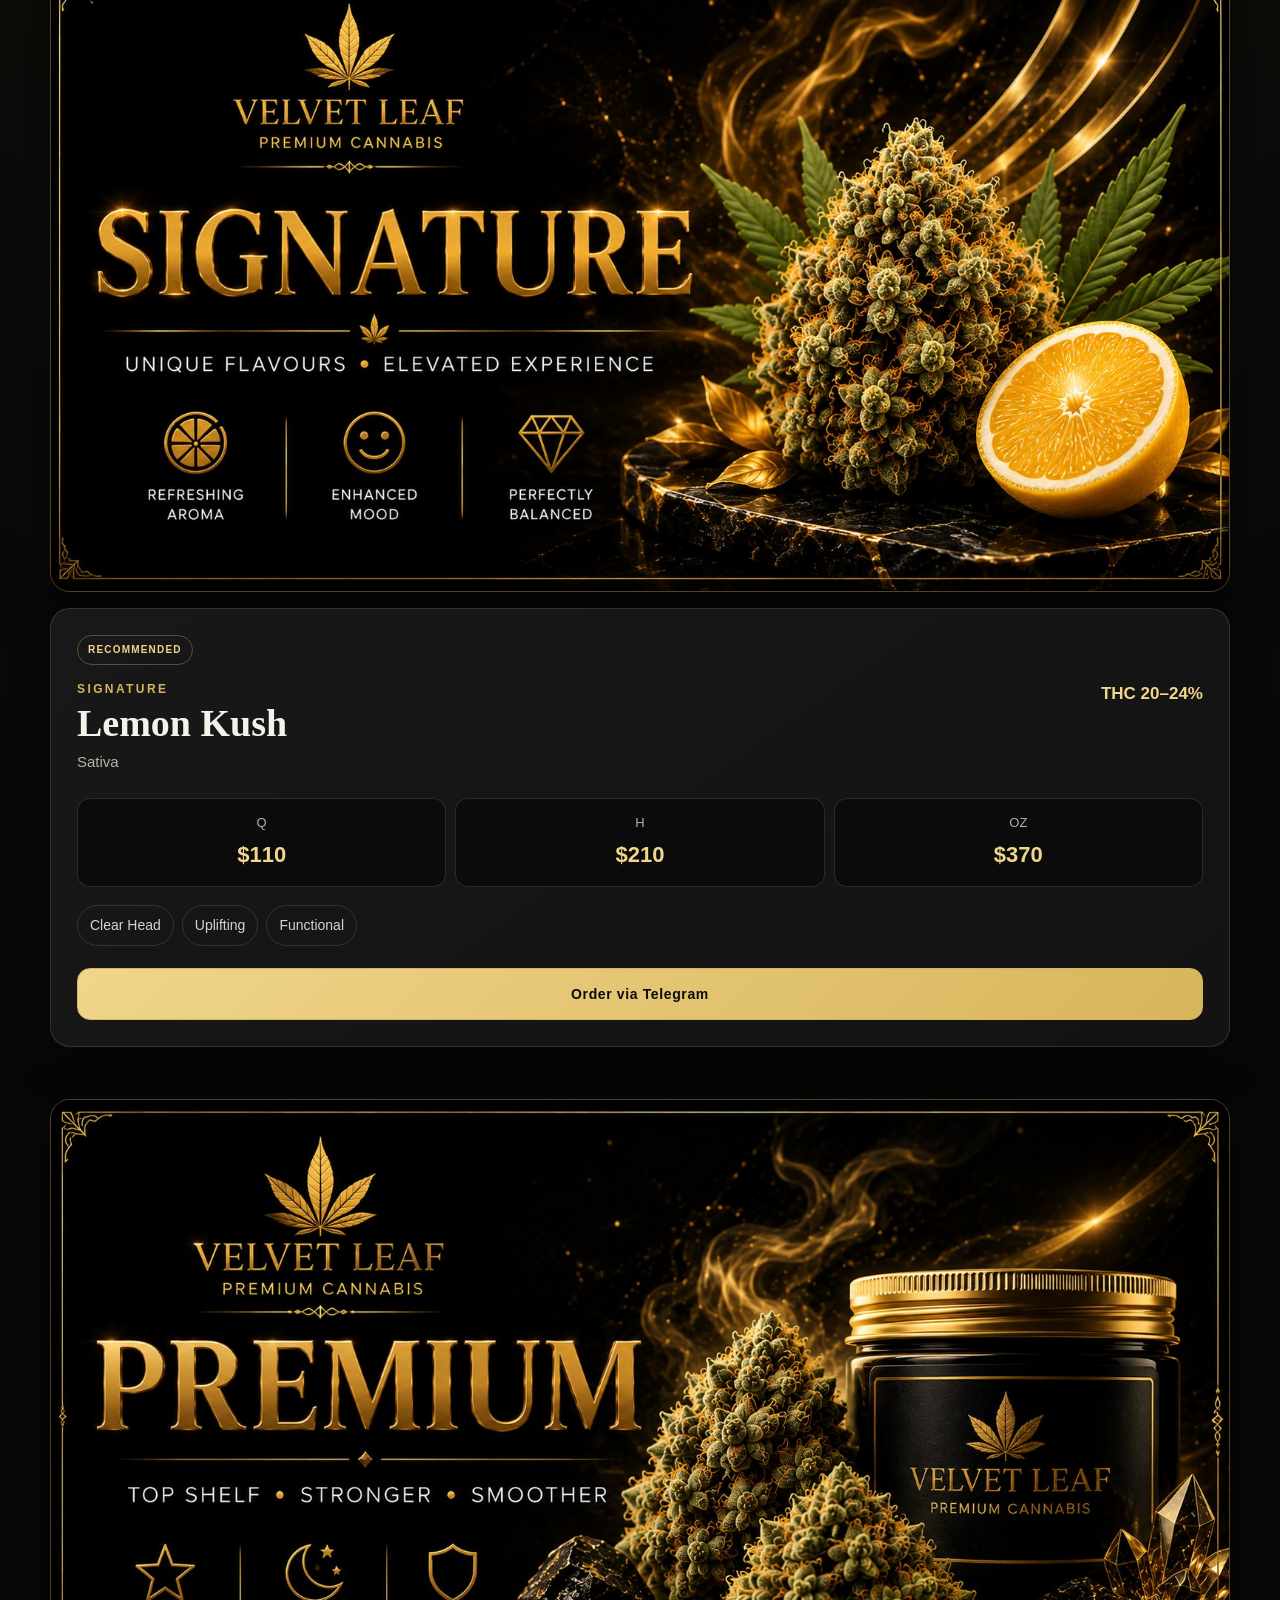
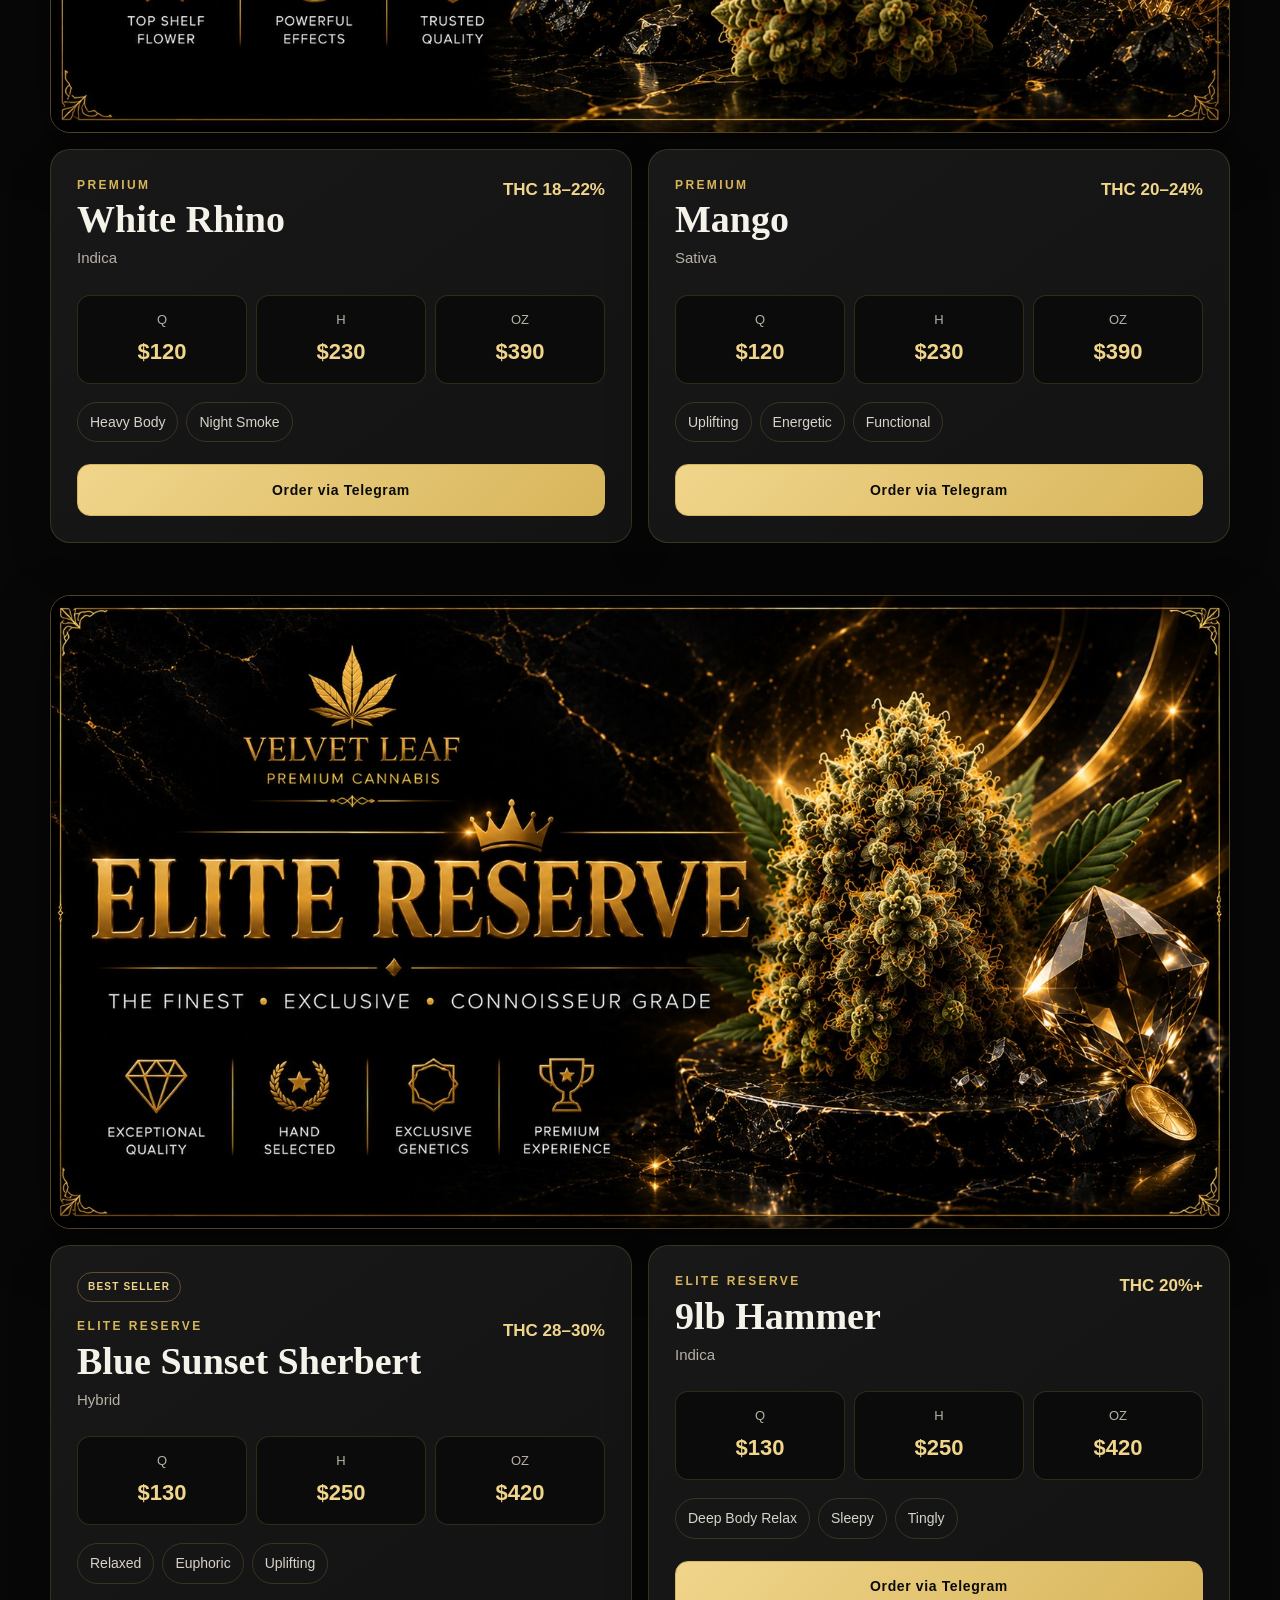
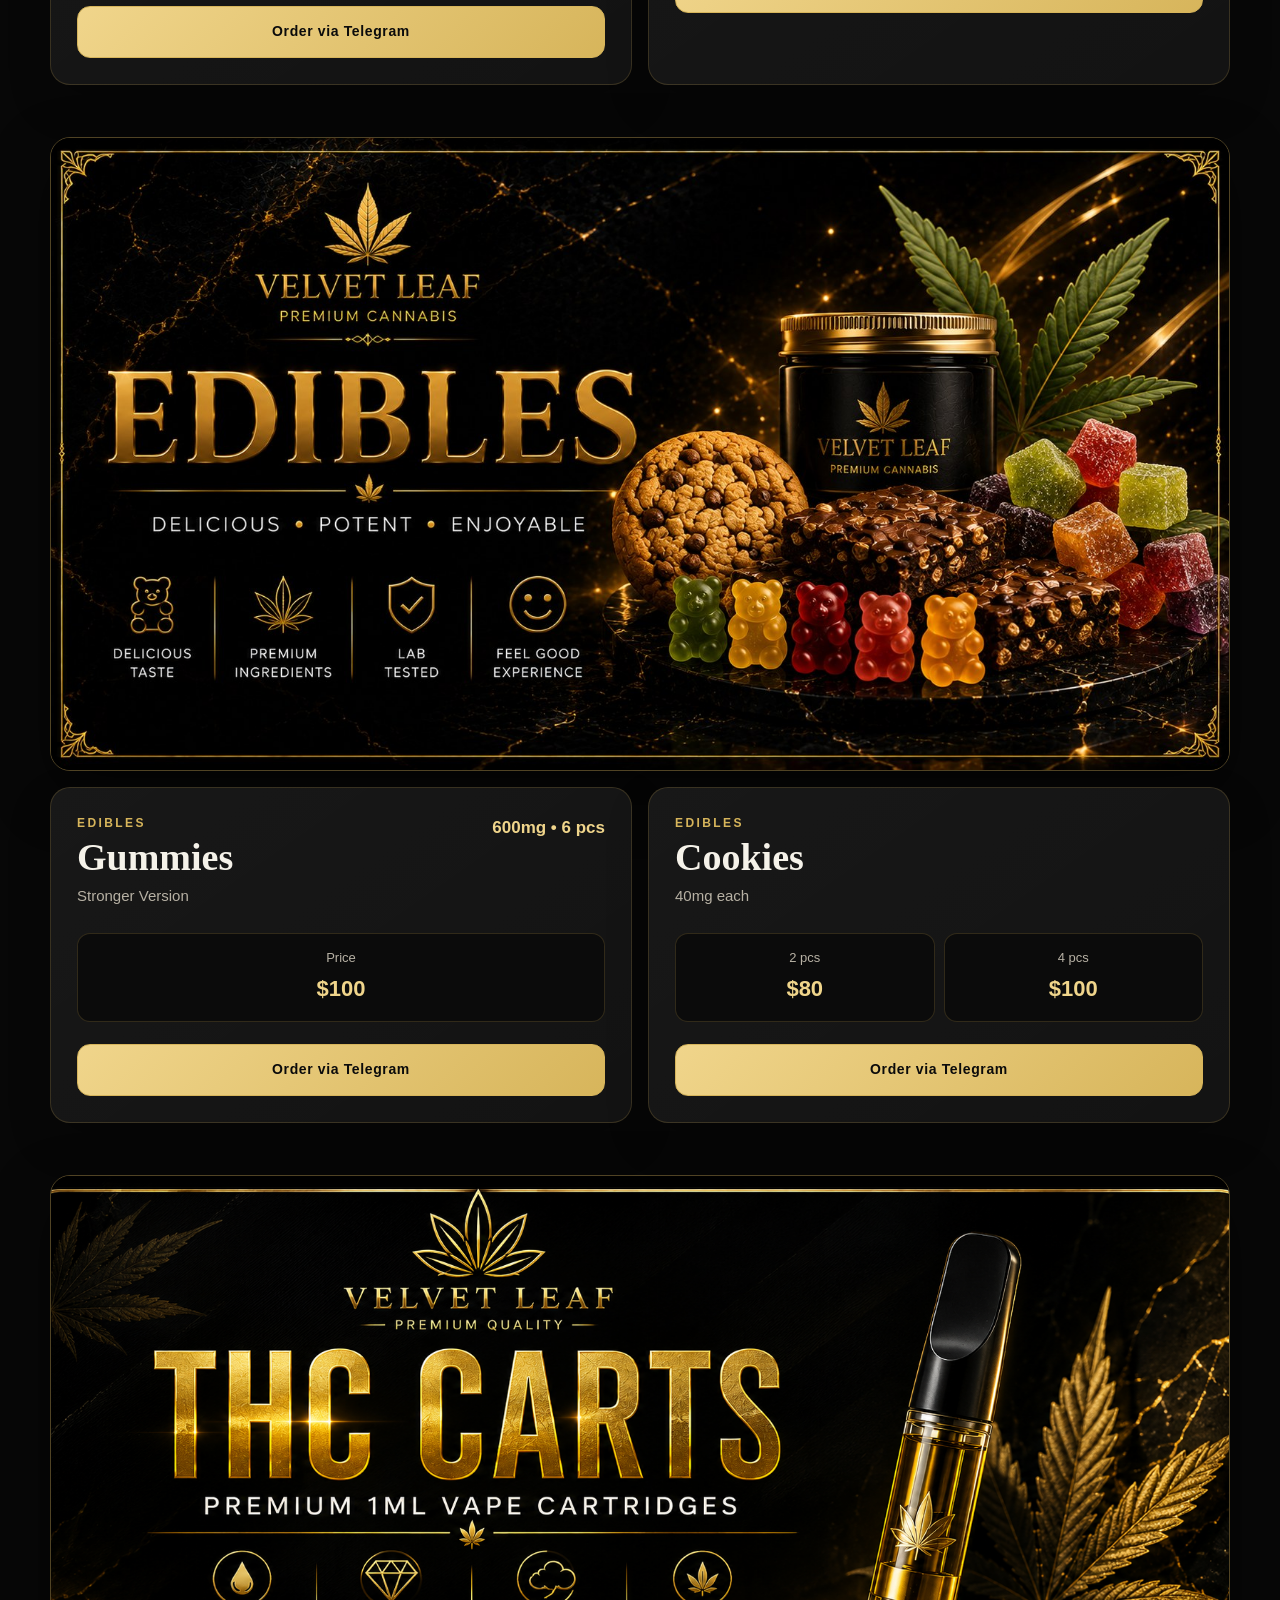
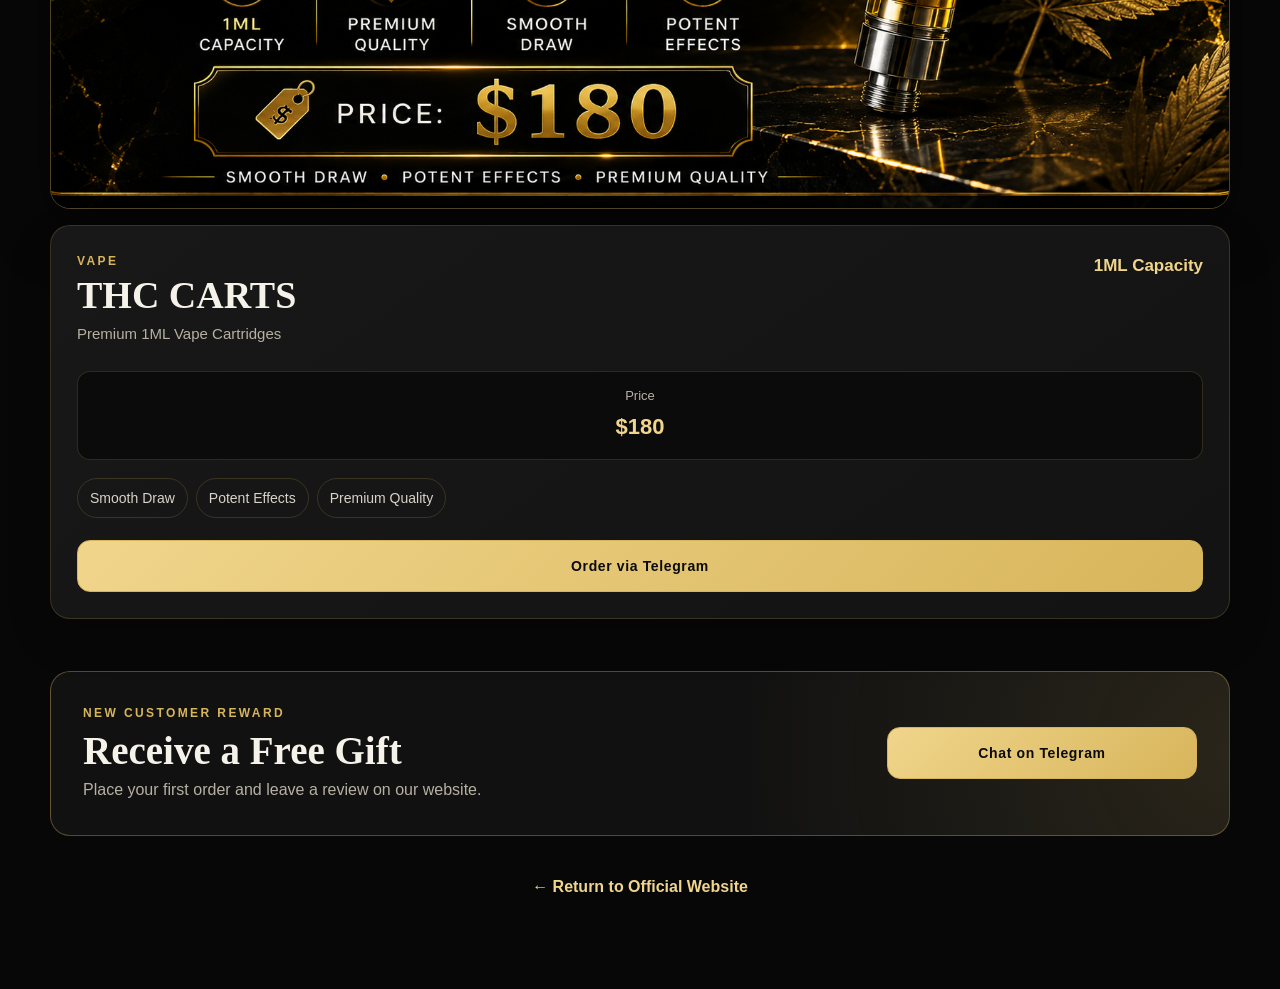
<file: menu.html>
<!DOCTYPE html>
<html lang="en">
<head>
  <meta charset="UTF-8">
  <meta name="viewport" content="width=device-width, initial-scale=1.0">

  <title>Velvet Leaf | Premium Menu</title>
  <meta name="description" content="Explore the official Velvet Leaf menu, product categories, prices and product profiles.">

  <meta property="og:title" content="Velvet Leaf | Premium Menu">
  <meta property="og:description" content="Explore the official Velvet Leaf premium menu.">
  <meta property="og:image" content="https://officialvelvetleaf.com/premium-banner.jpg">
  <meta property="og:url" content="https://officialvelvetleaf.com/menu.html">
  <meta property="og:type" content="website">

  <link rel="icon" type="image/png" href="velvet-logo.png">
  <link rel="stylesheet" href="style.css">

  <script type="application/ld+json">
  {
    "@context": "https://schema.org",
    "@type": "WebPage",
    "name": "Velvet Leaf Premium Menu",
    "url": "https://officialvelvetleaf.com/menu.html"
  }
  </script>
</head>

<body class="menu-page-v3">

  <header class="menu-v3-topbar">
    <div class="menu-v3-topbar-inner">
      <a class="menu-v3-brand" href="index.html" aria-label="Velvet Leaf home">
        <img src="velvet-logo.png" alt="Velvet Leaf">
        <span>
          <strong>VELVET LEAF</strong>
          <small>PREMIUM COLLECTION</small>
        </span>
      </a>

      <nav class="menu-v3-nav" aria-label="Menu navigation">
        <a href="index.html">Home</a>
        <a class="active" href="menu.html">Menu</a>
        <a href="products.html">Products</a>
        <a class="menu-v3-nav-telegram"
           href="https://t.me/VelvetLeaf420L"
           target="_blank"
           rel="noopener noreferrer">Telegram</a>
      </nav>
    </div>
  </header>

  <main>
    <section class="menu-v3-intro">
      <p class="menu-v3-kicker">OFFICIAL MENU</p>
      <h1>Premium Collection</h1>
      <p class="menu-v3-lead">
        Clear pricing, product profiles and direct Telegram ordering.
      </p>

      <div class="menu-v3-service-grid">
        <div><strong>11:00am–10:30pm</strong><span>Opening Hours</span></div>
        <div><strong>Within 20km CBD</strong><span>Delivery Area</span></div>
        <div><strong>Cash • Face to Face</strong><span>Payment</span></div>
      </div>
    </section>

    <div class="menu-v3-content">

      <section class="menu-v3-category" id="classic">
        <img class="menu-v3-banner" src="classic-banner.jpg" alt="Velvet Leaf Classic collection banner">
        <div class="menu-v3-products one-column">
          <article class="menu-v3-product">
            <div class="menu-v3-product-heading">
              <div>
                <p class="menu-v3-tier">CLASSIC</p>
                <h2>AK</h2>
                <span class="menu-v3-type">Sativa</span>
              </div>
              <strong class="menu-v3-thc">THC 18–22%</strong>
            </div>

            <div class="menu-v3-price-grid">
              <div><span>Q</span><strong>$100</strong></div>
              <div><span>H</span><strong>$190</strong></div>
              <div><span>OZ</span><strong>$350</strong></div>
            </div>

            <div class="menu-v3-effects">
              <span>Energetic</span><span>Focused</span><span>Daytime</span>
            </div>

            <a class="menu-v3-order"
               href="https://t.me/VelvetLeaf420L"
               target="_blank"
               rel="noopener noreferrer">Order via Telegram</a>
          </article>
        </div>
      </section>

      <section class="menu-v3-category" id="signature">
        <img class="menu-v3-banner" src="signature-banner.jpg" alt="Velvet Leaf Signature collection banner">
        <div class="menu-v3-products one-column">
          <article class="menu-v3-product">
            <div class="menu-v3-badge">RECOMMENDED</div>
            <div class="menu-v3-product-heading">
              <div>
                <p class="menu-v3-tier">SIGNATURE</p>
                <h2>Lemon Kush</h2>
                <span class="menu-v3-type">Sativa</span>
              </div>
              <strong class="menu-v3-thc">THC 20–24%</strong>
            </div>

            <div class="menu-v3-price-grid">
              <div><span>Q</span><strong>$110</strong></div>
              <div><span>H</span><strong>$210</strong></div>
              <div><span>OZ</span><strong>$370</strong></div>
            </div>

            <div class="menu-v3-effects">
              <span>Clear Head</span><span>Uplifting</span><span>Functional</span>
            </div>

            <a class="menu-v3-order"
               href="https://t.me/VelvetLeaf420L"
               target="_blank"
               rel="noopener noreferrer">Order via Telegram</a>
          </article>
        </div>
      </section>

      <section class="menu-v3-category" id="premium">
        <img class="menu-v3-banner" src="premium-banner.jpg" alt="Velvet Leaf Premium collection banner">
        <div class="menu-v3-products">
          <article class="menu-v3-product">
            <div class="menu-v3-product-heading">
              <div>
                <p class="menu-v3-tier">PREMIUM</p>
                <h2>White Rhino</h2>
                <span class="menu-v3-type">Indica</span>
              </div>
              <strong class="menu-v3-thc">THC 18–22%</strong>
            </div>

            <div class="menu-v3-price-grid">
              <div><span>Q</span><strong>$120</strong></div>
              <div><span>H</span><strong>$230</strong></div>
              <div><span>OZ</span><strong>$390</strong></div>
            </div>

            <div class="menu-v3-effects">
              <span>Heavy Body</span><span>Night Smoke</span>
            </div>

            <a class="menu-v3-order"
               href="https://t.me/VelvetLeaf420L"
               target="_blank"
               rel="noopener noreferrer">Order via Telegram</a>
          </article>

          <article class="menu-v3-product">
            <div class="menu-v3-product-heading">
              <div>
                <p class="menu-v3-tier">PREMIUM</p>
                <h2>Mango</h2>
                <span class="menu-v3-type">Sativa</span>
              </div>
              <strong class="menu-v3-thc">THC 20–24%</strong>
            </div>

            <div class="menu-v3-price-grid">
              <div><span>Q</span><strong>$120</strong></div>
              <div><span>H</span><strong>$230</strong></div>
              <div><span>OZ</span><strong>$390</strong></div>
            </div>

            <div class="menu-v3-effects">
              <span>Uplifting</span><span>Energetic</span><span>Functional</span>
            </div>

            <a class="menu-v3-order"
               href="https://t.me/VelvetLeaf420L"
               target="_blank"
               rel="noopener noreferrer">Order via Telegram</a>
          </article>
        </div>
      </section>

      <section class="menu-v3-category" id="elite">
        <img class="menu-v3-banner" src="elite-banner.jpg" alt="Velvet Leaf Elite Reserve collection banner">
        <div class="menu-v3-products">
          <article class="menu-v3-product">
            <div class="menu-v3-badge">BEST SELLER</div>
            <div class="menu-v3-product-heading">
              <div>
                <p class="menu-v3-tier">ELITE RESERVE</p>
                <h2>Blue Sunset Sherbert</h2>
                <span class="menu-v3-type">Hybrid</span>
              </div>
              <strong class="menu-v3-thc">THC 28–30%</strong>
            </div>

            <div class="menu-v3-price-grid">
              <div><span>Q</span><strong>$130</strong></div>
              <div><span>H</span><strong>$250</strong></div>
              <div><span>OZ</span><strong>$420</strong></div>
            </div>

            <div class="menu-v3-effects">
              <span>Relaxed</span><span>Euphoric</span><span>Uplifting</span>
            </div>

            <a class="menu-v3-order"
               href="https://t.me/VelvetLeaf420L"
               target="_blank"
               rel="noopener noreferrer">Order via Telegram</a>
          </article>

          <article class="menu-v3-product">
            <div class="menu-v3-product-heading">
              <div>
                <p class="menu-v3-tier">ELITE RESERVE</p>
                <h2>9lb Hammer</h2>
                <span class="menu-v3-type">Indica</span>
              </div>
              <strong class="menu-v3-thc">THC 20%+</strong>
            </div>

            <div class="menu-v3-price-grid">
              <div><span>Q</span><strong>$130</strong></div>
              <div><span>H</span><strong>$250</strong></div>
              <div><span>OZ</span><strong>$420</strong></div>
            </div>

            <div class="menu-v3-effects">
              <span>Deep Body Relax</span><span>Sleepy</span><span>Tingly</span>
            </div>

            <a class="menu-v3-order"
               href="https://t.me/VelvetLeaf420L"
               target="_blank"
               rel="noopener noreferrer">Order via Telegram</a>
          </article>
        </div>
      </section>

      <section class="menu-v3-category" id="edibles">
        <img class="menu-v3-banner" src="edibles-banner.jpg" alt="Velvet Leaf Edibles collection banner">
        <div class="menu-v3-products">
          <article class="menu-v3-product">
            <div class="menu-v3-product-heading">
              <div>
                <p class="menu-v3-tier">EDIBLES</p>
                <h2>Gummies</h2>
                <span class="menu-v3-type">Stronger Version</span>
              </div>
              <strong class="menu-v3-thc">600mg • 6 pcs</strong>
            </div>

            <div class="menu-v3-single-price"><span>Price</span><strong>$100</strong></div>

            <a class="menu-v3-order"
               href="https://t.me/VelvetLeaf420L"
               target="_blank"
               rel="noopener noreferrer">Order via Telegram</a>
          </article>

          <article class="menu-v3-product">
            <div class="menu-v3-product-heading">
              <div>
                <p class="menu-v3-tier">EDIBLES</p>
                <h2>Cookies</h2>
                <span class="menu-v3-type">40mg each</span>
              </div>
            </div>

            <div class="menu-v3-price-grid two-prices">
              <div><span>2 pcs</span><strong>$80</strong></div>
              <div><span>4 pcs</span><strong>$100</strong></div>
            </div>

            <a class="menu-v3-order"
               href="https://t.me/VelvetLeaf420L"
               target="_blank"
               rel="noopener noreferrer">Order via Telegram</a>
          </article>
        </div>
      </section>



      <section class="menu-v3-category" id="thc-carts">
        <img class="menu-v3-banner" src="thc-cart-banner.jpg" alt="Velvet Leaf THC Carts banner">
        <div class="menu-v3-products one-column">
          <article class="menu-v3-product">
            <div class="menu-v3-product-heading">
              <div>
                <p class="menu-v3-tier">VAPE</p>
                <h2>THC CARTS</h2>
                <span class="menu-v3-type">Premium 1ML Vape Cartridges</span>
              </div>
              <strong class="menu-v3-thc">1ML Capacity</strong>
            </div>

            <div class="menu-v3-single-price"><span>Price</span><strong>$180</strong></div>

            <div class="menu-v3-effects">
              <span>Smooth Draw</span><span>Potent Effects</span><span>Premium Quality</span>
            </div>

            <a class="menu-v3-order"
               href="https://t.me/VelvetLeaf420L"
               target="_blank"
               rel="noopener noreferrer">Order via Telegram</a>
          </article>
        </div>
      </section>

      <section class="menu-v3-reward">
        <div>
          <p class="menu-v3-kicker">NEW CUSTOMER REWARD</p>
          <h2>Receive a Free Gift</h2>
          <p>Place your first order and leave a review on our website.</p>
        </div>
        <a class="menu-v3-order"
           href="https://t.me/VelvetLeaf420L"
           target="_blank"
           rel="noopener noreferrer">Chat on Telegram</a>
      </section>

      <div class="menu-v3-back">
        <a href="index.html">← Return to Official Website</a>
      </div>
    </div>
  </main>

  <a href="https://t.me/VelvetLeaf420L"
     class="fab-telegram"
     target="_blank"
     rel="noopener noreferrer"
     aria-label="Open Telegram">💬</a>
</body>
</html>
</file>
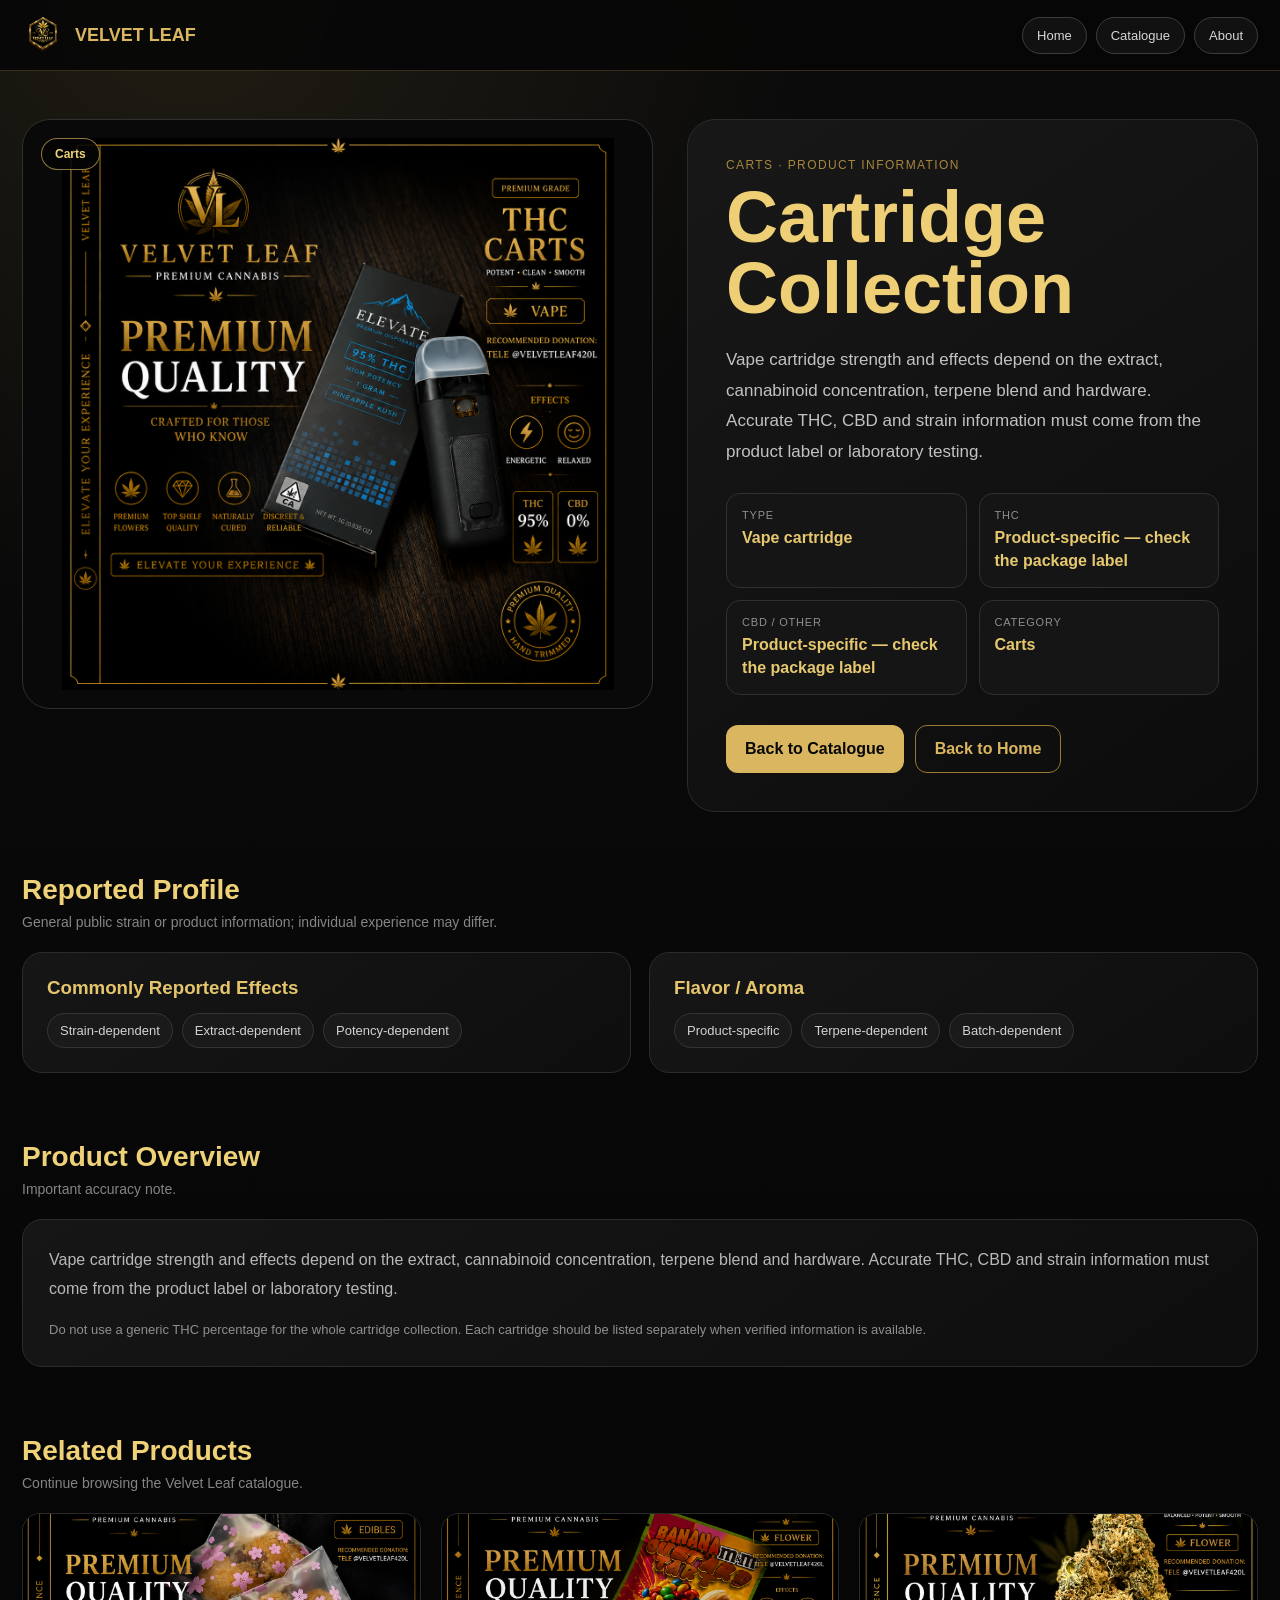
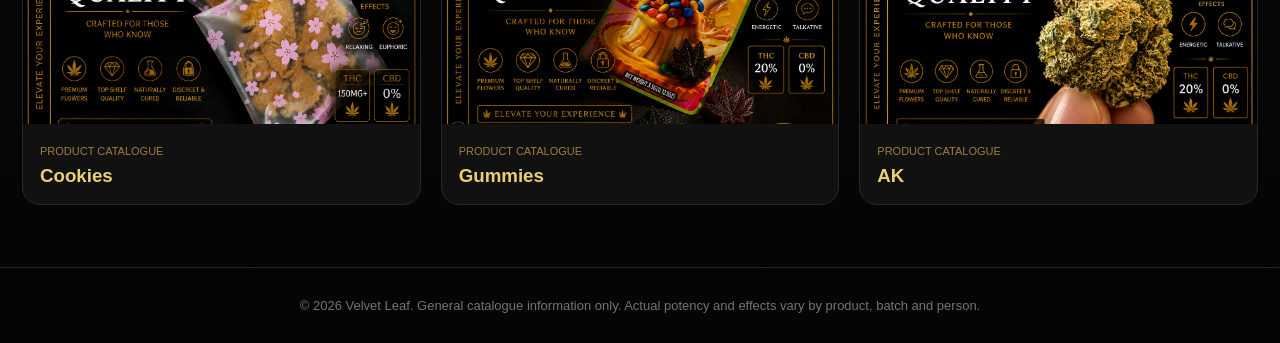
<file: thc-carts.html>
<!DOCTYPE html>
<html lang="en">
<head>
<meta charset="UTF-8">
<meta name="viewport" content="width=device-width, initial-scale=1.0">
<title>Cartridge Collection | Velvet Leaf Product Catalogue</title>
<meta name="description" content="Explore Cartridge Collection in the Velvet Leaf curated product catalogue.">
<meta property="og:title" content="Cartridge Collection | Velvet Leaf">
<meta property="og:description" content="Explore Cartridge Collection in the Velvet Leaf curated product catalogue.">
<meta property="og:image" content="https://officialvelvetleaf.com/thc-carts.jpg">
<meta property="og:url" content="https://officialvelvetleaf.com/thc-carts.html">
<meta property="og:type" content="website">
<link rel="icon" type="image/png" href="velvet-logo.png">
<style>
:root{--gold:#d9b65f;--gold-dark:#9d7832;--text:#f5f5f5;--muted:#aaa;--border:#2b2b2b}
*{box-sizing:border-box;margin:0;padding:0}
html{scroll-behavior:smooth}
body{min-height:100vh;background:radial-gradient(circle at 15% 0%,rgba(217,182,95,.10),transparent 28%),linear-gradient(180deg,#0b0b0b 0%,#070707 62%,#050505 100%);color:var(--text);font-family:Arial,Helvetica,sans-serif}
a{color:inherit;text-decoration:none}
.topbar{position:sticky;top:0;z-index:20;display:flex;align-items:center;justify-content:space-between;gap:16px;padding:14px 22px;background:rgba(7,7,7,.92);border-bottom:1px solid rgba(217,182,95,.22);backdrop-filter:blur(14px)}
.brand{display:flex;align-items:center;gap:11px}.brand img{width:42px;height:42px;object-fit:contain}.brand span{color:var(--gold);font-size:18px;font-weight:700}
.top-actions{display:flex;gap:9px;flex-wrap:wrap}.small-btn{padding:10px 14px;border-radius:999px;border:1px solid #3d3d3d;background:#111;color:#d7d7d7;font-size:13px}
.hero{width:min(1280px,100%);margin:auto;padding:48px 22px 28px}
.hero-grid{display:grid;grid-template-columns:minmax(0,1.05fr) minmax(360px,.95fr);gap:34px}
.image-panel{position:relative;height:590px;overflow:hidden;border-radius:28px;border:1px solid #303030;background:#090909;padding:18px}
.image-panel img{width:100%;height:100%;object-fit:contain;display:block;border-radius:18px}
.badge{position:absolute;top:18px;left:18px;padding:8px 13px;border-radius:999px;background:rgba(5,5,5,.86);border:1px solid rgba(217,182,95,.65);color:#efd278;font-size:12px;font-weight:700}
.copy-panel{display:flex;flex-direction:column;justify-content:center;padding:38px;border-radius:28px;border:1px solid #2b2b2b;background:linear-gradient(145deg,#181818,#0c0c0c)}
.eyebrow{color:#a8873e;text-transform:uppercase;letter-spacing:1.4px;font-size:12px;margin-bottom:10px}
h1{color:#efcf75;font-size:clamp(42px,7vw,72px);line-height:.98}
.lead{margin-top:22px;color:#c2c2c2;font-size:17px;line-height:1.8}
.facts{display:grid;grid-template-columns:repeat(2,minmax(0,1fr));gap:12px;margin-top:26px}
.fact{padding:15px;border-radius:14px;border:1px solid #303030;background:#151515}.fact span{display:block;color:#8f8f8f;font-size:11px;text-transform:uppercase;letter-spacing:.8px}.fact strong{display:block;margin-top:6px;color:#e6c86f;line-height:1.4}
.main-actions{display:flex;gap:11px;flex-wrap:wrap;margin-top:30px}
.primary-btn,.secondary-btn{display:inline-flex;align-items:center;justify-content:center;min-height:48px;padding:13px 19px;border-radius:12px;font-weight:700}
.primary-btn{background:var(--gold);color:#080808}.secondary-btn{color:var(--gold);border:1px solid var(--gold-dark)}
.section{width:min(1280px,100%);margin:auto;padding:34px 22px}.section-title{color:#efd278;font-size:28px}.section-subtitle{color:#858585;font-size:14px;margin:8px 0 22px}
.profile-grid{display:grid;grid-template-columns:repeat(2,minmax(0,1fr));gap:18px}.profile-card{padding:24px;border-radius:20px;border:1px solid var(--border);background:linear-gradient(145deg,#161616,#0e0e0e)}
.profile-card h3{color:#e4c56c;margin-bottom:14px}.chips{display:flex;flex-wrap:wrap;gap:9px}.chip{padding:9px 12px;border-radius:999px;border:1px solid #353535;background:#1a1a1a;color:#d2d2d2;font-size:13px}
.description-card{padding:26px;border-radius:20px;border:1px solid var(--border);background:linear-gradient(145deg,#161616,#0e0e0e)}.description-card p{color:#b8b8b8;line-height:1.8}.data-note{margin-top:16px;color:#8f8f8f;font-size:13px;line-height:1.6}
.related-grid{display:grid;grid-template-columns:repeat(3,minmax(0,1fr));gap:20px}.related{overflow:hidden;border-radius:18px;border:1px solid #292929;background:#111}.related img{width:100%;height:210px;object-fit:cover;display:block}.related-copy{padding:17px}.related-copy span{color:#9e803d;font-size:11px;text-transform:uppercase}.related-copy h3{margin-top:6px;color:#ead074}
footer{margin-top:28px;padding:30px;text-align:center;border-top:1px solid #222;color:#747474;font-size:13px}
@media(max-width:960px){.hero-grid{grid-template-columns:1fr}.image-panel{height:480px}.related-grid{grid-template-columns:repeat(2,1fr)}}
@media(max-width:620px){.topbar{padding:12px 14px}.brand span{display:none}.hero{padding:26px 14px 20px}.image-panel{height:345px;padding:12px}.copy-panel{padding:24px 19px}.facts,.profile-grid{grid-template-columns:1fr}.main-actions{flex-direction:column}.primary-btn,.secondary-btn{width:100%}.section{padding:28px 14px}.related-grid{grid-template-columns:1fr}.related img{height:230px}}
</style>
</head>
<body>
<nav class="topbar">
<a class="brand" href="/"><img src="velvet-logo.png" alt="Velvet Leaf"><span>VELVET LEAF</span></a>
<div class="top-actions"><a class="small-btn" href="/">Home</a><a class="small-btn" href="/products">Catalogue</a><a class="small-btn" href="/about.html">About</a></div>
</nav>
<main>
<section class="hero"><div class="hero-grid">
<div class="image-panel"><img src="thc-carts.jpg" alt="Cartridge Collection"><span class="badge">Carts</span></div>
<div class="copy-panel">
<div class="eyebrow">Carts · Product Information</div>
<h1>Cartridge Collection</h1>
<p class="lead">Vape cartridge strength and effects depend on the extract, cannabinoid concentration, terpene blend and hardware. Accurate THC, CBD and strain information must come from the product label or laboratory testing.</p>
<div class="facts">
<div class="fact"><span>Type</span><strong>Vape cartridge</strong></div>
<div class="fact"><span>THC</span><strong>Product-specific — check the package label</strong></div>
<div class="fact"><span>CBD / Other</span><strong>Product-specific — check the package label</strong></div>
<div class="fact"><span>Category</span><strong>Carts</strong></div>
</div>
<div class="main-actions"><a class="primary-btn" href="/products">Back to Catalogue</a><a class="secondary-btn" href="/">Back to Home</a></div>
</div></div></section>

<section class="section">
<h2 class="section-title">Reported Profile</h2>
<p class="section-subtitle">General public strain or product information; individual experience may differ.</p>
<div class="profile-grid">
<div class="profile-card"><h3>Commonly Reported Effects</h3><div class="chips"><span class="chip">Strain-dependent</span><span class="chip">Extract-dependent</span><span class="chip">Potency-dependent</span></div></div>
<div class="profile-card"><h3>Flavor / Aroma</h3><div class="chips"><span class="chip">Product-specific</span><span class="chip">Terpene-dependent</span><span class="chip">Batch-dependent</span></div></div>
</div>
</section>

<section class="section">
<h2 class="section-title">Product Overview</h2>
<p class="section-subtitle">Important accuracy note.</p>
<div class="description-card">
<p>Vape cartridge strength and effects depend on the extract, cannabinoid concentration, terpene blend and hardware. Accurate THC, CBD and strain information must come from the product label or laboratory testing.</p>
<div class="data-note">Do not use a generic THC percentage for the whole cartridge collection. Each cartridge should be listed separately when verified information is available.</div>
</div>
</section>

<section class="section">
<h2 class="section-title">Related Products</h2>
<p class="section-subtitle">Continue browsing the Velvet Leaf catalogue.</p>
<div class="related-grid"><a class="related" href="/cookie.html"><img src="cookie.jpg" alt="Cookies"><div class="related-copy"><span>Product Catalogue</span><h3>Cookies</h3></div></a><a class="related" href="/gummy.html"><img src="gummy.jpg" alt="Gummies"><div class="related-copy"><span>Product Catalogue</span><h3>Gummies</h3></div></a><a class="related" href="/ak.html"><img src="ak.jpg" alt="AK"><div class="related-copy"><span>Product Catalogue</span><h3>AK</h3></div></a></div>
</section>
</main>
<footer>© 2026 Velvet Leaf. General catalogue information only. Actual potency and effects vary by product, batch and person.</footer>
</body>
</html>
</file>
<file: style.css>
/* =========================================================
   Velvet Leaf V2
   Complete stylesheet for the existing flat GitHub structure
   ========================================================= */

:root {
  --bg: #070707;
  --bg-soft: #0d0d0d;
  --panel: #111111;
  --panel-2: #161616;
  --line: rgba(219, 181, 92, 0.18);
  --line-strong: rgba(219, 181, 92, 0.35);
  --gold: #d7b55b;
  --gold-light: #f0d58b;
  --gold-dark: #8c6a24;
  --text: #f5f2e9;
  --muted: #b7b1a4;
  --muted-2: #8f8a7f;
  --white: #ffffff;
  --shadow: 0 22px 60px rgba(0, 0, 0, 0.42);
  --radius: 24px;
  --radius-sm: 16px;
  --container: 1180px;
  --header-height: 84px;
  --transition: 220ms ease;
}

*,
*::before,
*::after {
  box-sizing: border-box;
}

html {
  scroll-behavior: smooth;
}

body {
  margin: 0;
  background:
    radial-gradient(circle at top left, rgba(215, 181, 91, 0.07), transparent 28%),
    linear-gradient(180deg, #070707 0%, #090909 100%);
  color: var(--text);
  font-family: "Inter", sans-serif;
  line-height: 1.6;
  overflow-x: hidden;
}

body.menu-open {
  overflow: hidden;
}

img {
  display: block;
  max-width: 100%;
}

a {
  color: inherit;
  text-decoration: none;
}

button,
input {
  font: inherit;
}

button {
  color: inherit;
}

.container {
  width: min(var(--container), calc(100% - 40px));
  margin-inline: auto;
}

.section {
  padding: 110px 0;
}

.skip-link {
  position: fixed;
  top: -100px;
  left: 16px;
  z-index: 9999;
  padding: 12px 18px;
  border-radius: 10px;
  background: var(--gold);
  color: #111;
  font-weight: 700;
  transition: top var(--transition);
}

.skip-link:focus {
  top: 16px;
}

/* Announcement */

.announcement-bar {
  position: relative;
  z-index: 100;
  border-bottom: 1px solid var(--line);
  background: #0a0a0a;
}

.announcement-inner {
  min-height: 38px;
  display: flex;
  align-items: center;
  justify-content: center;
  gap: 18px;
}

.announcement-inner p {
  margin: 0;
  display: flex;
  align-items: center;
  gap: 10px;
  color: var(--muted);
  font-size: 12px;
  font-weight: 600;
  letter-spacing: 0.13em;
  text-transform: uppercase;
}

.status-dot {
  width: 7px;
  height: 7px;
  border-radius: 999px;
  background: var(--gold);
  box-shadow: 0 0 16px rgba(215, 181, 91, 0.75);
}

#closeAnnouncement {
  position: absolute;
  right: max(20px, calc((100vw - var(--container)) / 2));
  border: 0;
  background: transparent;
  color: var(--muted);
  font-size: 23px;
  cursor: pointer;
  line-height: 1;
}

/* Header */

.site-header {
  position: sticky;
  top: 0;
  z-index: 90;
  border-bottom: 1px solid transparent;
  background: rgba(7, 7, 7, 0.8);
  backdrop-filter: blur(18px);
  -webkit-backdrop-filter: blur(18px);
  transition: background var(--transition), border-color var(--transition), box-shadow var(--transition);
}

.site-header.scrolled {
  background: rgba(7, 7, 7, 0.96);
  border-color: var(--line);
  box-shadow: 0 10px 32px rgba(0, 0, 0, 0.25);
}

.header-inner {
  min-height: var(--header-height);
  display: flex;
  align-items: center;
  justify-content: space-between;
  gap: 32px;
}

.brand {
  display: inline-flex;
  align-items: center;
  gap: 13px;
  flex-shrink: 0;
}

.brand img {
  width: 54px;
  height: 54px;
  object-fit: contain;
}

.brand-text {
  display: grid;
  line-height: 1;
}

.brand-text strong {
  font-family: "Cormorant Garamond", serif;
  font-size: 22px;
  letter-spacing: 0.09em;
}

.brand-text small {
  margin-top: 7px;
  color: var(--gold);
  font-size: 9px;
  font-weight: 700;
  letter-spacing: 0.28em;
}

.desktop-nav {
  display: flex;
  align-items: center;
  gap: 36px;
}

.desktop-nav a {
  position: relative;
  color: var(--muted);
  font-size: 13px;
  font-weight: 600;
  letter-spacing: 0.06em;
  transition: color var(--transition);
}

.desktop-nav a::after {
  content: "";
  position: absolute;
  left: 0;
  right: 100%;
  bottom: -10px;
  height: 1px;
  background: var(--gold);
  transition: right var(--transition);
}

.desktop-nav a:hover,
.desktop-nav a.active {
  color: var(--text);
}

.desktop-nav a:hover::after,
.desktop-nav a.active::after {
  right: 0;
}

.header-actions {
  display: flex;
  align-items: center;
  gap: 14px;
}

.header-button {
  display: inline-flex;
  align-items: center;
  justify-content: center;
  min-height: 42px;
  padding: 0 20px;
  border: 1px solid var(--line-strong);
  border-radius: 999px;
  color: var(--gold-light);
  font-size: 12px;
  font-weight: 700;
  letter-spacing: 0.08em;
  text-transform: uppercase;
  transition: transform var(--transition), border-color var(--transition), background var(--transition);
}

.header-button:hover {
  transform: translateY(-2px);
  border-color: var(--gold);
  background: rgba(215, 181, 91, 0.07);
}

.menu-toggle {
  width: 44px;
  height: 44px;
  padding: 0;
  border: 1px solid var(--line);
  border-radius: 12px;
  background: transparent;
  display: none;
  align-items: center;
  justify-content: center;
  flex-direction: column;
  gap: 5px;
  cursor: pointer;
}

.menu-toggle span {
  width: 20px;
  height: 1.5px;
  background: var(--text);
  transition: transform var(--transition), opacity var(--transition);
}

.menu-toggle.active span:nth-child(1) {
  transform: translateY(6.5px) rotate(45deg);
}

.menu-toggle.active span:nth-child(2) {
  opacity: 0;
}

.menu-toggle.active span:nth-child(3) {
  transform: translateY(-6.5px) rotate(-45deg);
}

.mobile-menu {
  display: none;
}

/* Shared typography */

.eyebrow {
  margin: 0 0 18px;
  display: inline-flex;
  align-items: center;
  gap: 12px;
  color: var(--gold);
  font-size: 11px;
  font-weight: 700;
  letter-spacing: 0.2em;
  text-transform: uppercase;
}

.eyebrow > span:first-child {
  width: 38px;
  height: 1px;
  background: linear-gradient(90deg, transparent, var(--gold));
}

.section-heading {
  margin-bottom: 46px;
  display: flex;
  align-items: end;
  justify-content: space-between;
  gap: 50px;
}

.section-heading h2,
.brand-copy h2,
.faq-copy h2,
.final-cta h2 {
  margin: 0;
  font-family: "Cormorant Garamond", serif;
  font-size: clamp(42px, 5vw, 68px);
  line-height: 0.98;
  letter-spacing: -0.035em;
}

.section-heading > p {
  width: min(430px, 100%);
  margin: 0 0 4px;
  color: var(--muted);
  font-size: 15px;
}

/* Buttons */

.button {
  min-height: 54px;
  padding: 0 25px;
  border-radius: 999px;
  display: inline-flex;
  align-items: center;
  justify-content: center;
  gap: 12px;
  border: 1px solid transparent;
  font-size: 13px;
  font-weight: 700;
  letter-spacing: 0.04em;
  cursor: pointer;
  transition: transform var(--transition), box-shadow var(--transition), background var(--transition), border-color var(--transition);
}

.button:hover {
  transform: translateY(-3px);
}

.button-primary {
  background: linear-gradient(135deg, var(--gold-light), var(--gold));
  color: #17130b;
  box-shadow: 0 14px 34px rgba(215, 181, 91, 0.16);
}

.button-primary:hover {
  box-shadow: 0 18px 44px rgba(215, 181, 91, 0.28);
}

.button-secondary {
  border-color: var(--line-strong);
  color: var(--text);
  background: rgba(255, 255, 255, 0.015);
}

.button-secondary:hover {
  border-color: var(--gold);
  background: rgba(215, 181, 91, 0.06);
}

.text-link {
  color: var(--gold-light);
  font-size: 14px;
  font-weight: 700;
}

/* Hero */

.hero {
  position: relative;
  min-height: calc(100vh - 122px);
  display: grid;
  align-items: center;
  isolation: isolate;
  overflow: hidden;
}

.hero-background {
  position: absolute;
  inset: 0;
  z-index: -3;
}

.hero-background img {
  width: 100%;
  height: 100%;
  object-fit: cover;
  opacity: 0.45;
  filter: saturate(0.7) contrast(1.12);
}

.hero-overlay {
  position: absolute;
  inset: 0;
  background:
    linear-gradient(90deg, rgba(4, 4, 4, 0.98) 0%, rgba(4, 4, 4, 0.85) 46%, rgba(4, 4, 4, 0.5) 100%),
    linear-gradient(180deg, rgba(7, 7, 7, 0.1), #070707 98%);
}

.hero::before {
  content: "";
  position: absolute;
  width: 620px;
  height: 620px;
  right: -180px;
  top: -160px;
  z-index: -2;
  border-radius: 50%;
  background: radial-gradient(circle, rgba(215, 181, 91, 0.15), transparent 70%);
  filter: blur(10px);
}

.hero-layout {
  padding-top: 76px;
  padding-bottom: 96px;
  display: grid;
  grid-template-columns: minmax(0, 1.12fr) minmax(340px, 0.72fr);
  align-items: center;
  gap: 74px;
}

.hero-copy h1 {
  margin: 0;
  max-width: 850px;
  font-family: "Cormorant Garamond", serif;
  font-size: clamp(58px, 7vw, 96px);
  line-height: 0.91;
  letter-spacing: -0.045em;
}

.hero-copy h1 em {
  color: var(--gold-light);
  font-style: italic;
  font-weight: 600;
}

.hero-description {
  max-width: 640px;
  margin: 30px 0 0;
  color: var(--muted);
  font-size: 17px;
}

.hero-actions {
  margin-top: 34px;
  display: flex;
  align-items: center;
  flex-wrap: wrap;
  gap: 14px;
}

.hero-highlights {
  margin: 35px 0 0;
  padding: 0;
  display: flex;
  gap: 28px;
  flex-wrap: wrap;
  list-style: none;
}

.hero-highlights li {
  position: relative;
  padding-left: 15px;
  color: var(--muted-2);
  font-size: 12px;
  font-weight: 600;
}

.hero-highlights li::before {
  content: "";
  position: absolute;
  left: 0;
  top: 0.65em;
  width: 5px;
  height: 5px;
  border-radius: 50%;
  background: var(--gold);
}

.hero-feature-card {
  position: relative;
  min-height: 585px;
  border: 1px solid var(--line);
  border-radius: 32px;
  overflow: hidden;
  background: rgba(12, 12, 12, 0.76);
  box-shadow: var(--shadow);
  backdrop-filter: blur(10px);
}

.hero-feature-card::after {
  content: "";
  position: absolute;
  inset: 0;
  pointer-events: none;
  background: linear-gradient(180deg, transparent 45%, rgba(4, 4, 4, 0.95) 84%);
}

.hero-feature-card > img {
  width: 100%;
  height: 585px;
  object-fit: cover;
  transition: transform 700ms ease;
}

.hero-feature-card:hover > img {
  transform: scale(1.035);
}

.hero-card-label {
  position: absolute;
  top: 18px;
  left: 18px;
  z-index: 2;
  padding: 8px 12px;
  border: 1px solid rgba(255, 255, 255, 0.16);
  border-radius: 999px;
  background: rgba(0, 0, 0, 0.56);
  color: var(--gold-light);
  font-size: 10px;
  font-weight: 800;
  letter-spacing: 0.13em;
}

.hero-feature-content {
  position: absolute;
  z-index: 2;
  left: 28px;
  right: 28px;
  bottom: 26px;
}

.hero-feature-content > span {
  color: var(--gold);
  font-size: 10px;
  font-weight: 800;
  letter-spacing: 0.17em;
}

.hero-feature-content h2 {
  margin: 5px 0;
  font-family: "Cormorant Garamond", serif;
  font-size: 44px;
  line-height: 1;
}

.hero-feature-content p {
  margin: 0;
  color: var(--muted);
  font-size: 13px;
}

.hero-feature-bottom {
  margin-top: 18px;
  padding-top: 16px;
  border-top: 1px solid rgba(255, 255, 255, 0.12);
  display: flex;
  align-items: center;
  justify-content: space-between;
  gap: 20px;
}

.hero-feature-bottom strong {
  color: var(--gold-light);
  font-size: 13px;
}

.hero-feature-bottom a {
  color: var(--text);
  font-size: 12px;
  font-weight: 700;
}

.scroll-indicator {
  position: absolute;
  left: 50%;
  bottom: 22px;
  transform: translateX(-50%);
  display: grid;
  justify-items: center;
  gap: 8px;
  color: var(--muted-2);
}

.scroll-indicator span {
  font-size: 8px;
  font-weight: 700;
  letter-spacing: 0.25em;
}

.scroll-indicator i {
  width: 1px;
  height: 34px;
  background: linear-gradient(var(--gold), transparent);
}

/* Quick links */

.quick-links {
  border-top: 1px solid var(--line);
  border-bottom: 1px solid var(--line);
  background: #090909;
}

.quick-links-grid {
  display: grid;
  grid-template-columns: repeat(3, 1fr);
}

.quick-link-card {
  min-height: 148px;
  padding: 28px 30px;
  display: grid;
  grid-template-columns: auto 1fr auto;
  align-items: center;
  gap: 20px;
  border-right: 1px solid var(--line);
  transition: background var(--transition);
}

.quick-link-card:first-child {
  border-left: 1px solid var(--line);
}

.quick-link-card:hover {
  background: rgba(215, 181, 91, 0.035);
}

.quick-link-card > span {
  color: var(--gold);
  font-size: 11px;
  font-weight: 700;
}

.quick-link-card h2 {
  margin: 0;
  font-family: "Cormorant Garamond", serif;
  font-size: 24px;
}

.quick-link-card p {
  margin: 5px 0 0;
  color: var(--muted-2);
  font-size: 12px;
  line-height: 1.5;
}

.quick-link-card b {
  color: var(--gold);
  font-size: 20px;
  font-weight: 400;
}

/* Products */

.featured-products {
  background:
    radial-gradient(circle at 80% 20%, rgba(215, 181, 91, 0.05), transparent 22%),
    var(--bg);
}

.featured-grid {
  display: grid;
  grid-template-columns: repeat(3, minmax(0, 1fr));
  gap: 22px;
}

.product-card {
  min-width: 0;
  border: 1px solid var(--line);
  border-radius: var(--radius);
  overflow: hidden;
  background: linear-gradient(180deg, #111, #0c0c0c);
  box-shadow: 0 14px 34px rgba(0, 0, 0, 0.18);
  transition: transform 300ms ease, border-color 300ms ease, box-shadow 300ms ease;
}

.product-card:hover {
  transform: translateY(-8px);
  border-color: var(--line-strong);
  box-shadow: 0 24px 54px rgba(0, 0, 0, 0.35);
}

.product-image {
  position: relative;
  aspect-ratio: 4 / 4.65;
  overflow: hidden;
  background: #0b0b0b;
}

.product-image::after {
  content: "";
  position: absolute;
  inset: auto 0 0;
  height: 34%;
  background: linear-gradient(transparent, rgba(0, 0, 0, 0.35));
  pointer-events: none;
}

.product-image img {
  width: 100%;
  height: 100%;
  object-fit: cover;
  transition: transform 600ms ease;
}

.product-card:hover .product-image img {
  transform: scale(1.045);
}

.product-badge {
  position: absolute;
  z-index: 2;
  top: 15px;
  left: 15px;
  padding: 7px 10px;
  border: 1px solid rgba(255, 255, 255, 0.14);
  border-radius: 999px;
  background: rgba(5, 5, 5, 0.66);
  color: var(--gold-light);
  font-size: 9px;
  font-weight: 800;
  letter-spacing: 0.12em;
}

.product-content {
  padding: 24px;
}

.product-type {
  color: var(--gold);
  font-size: 10px;
  font-weight: 800;
  letter-spacing: 0.16em;
}

.product-content h3 {
  margin: 7px 0 4px;
  font-family: "Cormorant Garamond", serif;
  font-size: 34px;
  line-height: 1;
}

.product-content > p {
  min-height: 42px;
  margin: 0;
  color: var(--muted);
  font-size: 13px;
}

.product-bottom {
  margin-top: 20px;
  padding-top: 17px;
  border-top: 1px solid var(--line);
  display: flex;
  justify-content: space-between;
  align-items: center;
  gap: 16px;
}

.product-bottom strong {
  color: var(--gold-light);
  font-size: 12px;
}

.product-bottom a {
  color: var(--text);
  font-size: 12px;
  font-weight: 700;
}

.section-action {
  margin-top: 42px;
  text-align: center;
}

/* Brand section */

.brand-section {
  background: #0a0a0a;
  border-top: 1px solid var(--line);
  border-bottom: 1px solid var(--line);
}

.brand-layout {
  display: grid;
  grid-template-columns: minmax(0, 0.9fr) minmax(0, 1fr);
  align-items: center;
  gap: 80px;
}

.brand-image {
  position: relative;
  min-height: 640px;
  overflow: hidden;
  border: 1px solid var(--line);
  border-radius: 30px;
  box-shadow: var(--shadow);
}

.brand-image > img {
  width: 100%;
  height: 640px;
  object-fit: cover;
  opacity: 0.58;
}

.brand-image::after {
  content: "";
  position: absolute;
  inset: 0;
  background: linear-gradient(145deg, rgba(0, 0, 0, 0.15), rgba(0, 0, 0, 0.62));
}

.brand-image-logo {
  position: absolute;
  z-index: 2;
  inset: 0;
  display: grid;
  place-items: center;
}

.brand-image-logo img {
  width: 160px;
  filter: drop-shadow(0 14px 30px rgba(0, 0, 0, 0.55));
}

.brand-copy > p:not(.eyebrow) {
  margin: 24px 0 0;
  color: var(--muted);
  font-size: 15px;
}

.brand-points {
  margin: 34px 0;
  display: grid;
  gap: 0;
  border-top: 1px solid var(--line);
}

.brand-points article {
  padding: 21px 0;
  display: grid;
  grid-template-columns: 48px 1fr;
  gap: 16px;
  border-bottom: 1px solid var(--line);
}

.brand-points strong {
  color: var(--gold);
  font-size: 11px;
}

.brand-points h3 {
  margin: 0;
  font-size: 14px;
}

.brand-points p {
  margin: 5px 0 0;
  color: var(--muted-2);
  font-size: 12px;
}

/* Categories */

.category-section {
  background:
    radial-gradient(circle at left center, rgba(215, 181, 91, 0.05), transparent 25%),
    var(--bg);
}

.category-grid {
  display: grid;
  grid-template-columns: repeat(4, minmax(0, 1fr));
  gap: 18px;
}

.category-card {
  min-height: 255px;
  padding: 28px;
  border: 1px solid var(--line);
  border-radius: var(--radius-sm);
  background:
    linear-gradient(145deg, rgba(255,255,255,0.02), transparent),
    #0d0d0d;
  display: flex;
  flex-direction: column;
  transition: transform var(--transition), border-color var(--transition), background var(--transition);
}

.category-card:hover {
  transform: translateY(-6px);
  border-color: var(--line-strong);
  background: #111;
}

.category-card > span {
  color: var(--gold);
  font-size: 10px;
  font-weight: 700;
}

.category-card h3 {
  margin: 38px 0 8px;
  font-family: "Cormorant Garamond", serif;
  font-size: 34px;
}

.category-card p {
  margin: 0;
  color: var(--muted);
  font-size: 13px;
}

.category-card b {
  margin-top: auto;
  color: var(--gold-light);
  font-size: 12px;
}

/* FAQ */

.faq-section {
  border-top: 1px solid var(--line);
  background: #090909;
}

.faq-layout {
  display: grid;
  grid-template-columns: minmax(0, 0.75fr) minmax(0, 1.15fr);
  gap: 90px;
}

.faq-copy > p:not(.eyebrow) {
  margin: 22px 0 0;
  color: var(--muted);
}

.faq-list {
  border-top: 1px solid var(--line);
}

.faq-item {
  border-bottom: 1px solid var(--line);
}

.faq-question {
  width: 100%;
  min-height: 82px;
  padding: 0;
  border: 0;
  background: transparent;
  display: flex;
  align-items: center;
  justify-content: space-between;
  gap: 20px;
  text-align: left;
  cursor: pointer;
}

.faq-question span {
  font-family: "Cormorant Garamond", serif;
  font-size: 25px;
  font-weight: 600;
}

.faq-question i {
  position: relative;
  width: 22px;
  height: 22px;
  flex: 0 0 22px;
}

.faq-question i::before,
.faq-question i::after {
  content: "";
  position: absolute;
  top: 50%;
  left: 50%;
  width: 16px;
  height: 1px;
  background: var(--gold);
  transform: translate(-50%, -50%);
  transition: transform var(--transition);
}

.faq-question i::after {
  transform: translate(-50%, -50%) rotate(90deg);
}

.faq-question[aria-expanded="true"] i::after {
  transform: translate(-50%, -50%) rotate(0);
}

.faq-answer {
  max-height: 0;
  overflow: hidden;
  transition: max-height 320ms ease;
}

.faq-answer p {
  margin: 0;
  padding: 0 50px 26px 0;
  color: var(--muted);
  font-size: 14px;
}

/* Final CTA */

.final-cta {
  padding: 78px 0;
  background:
    linear-gradient(110deg, rgba(215, 181, 91, 0.12), rgba(215, 181, 91, 0.02)),
    #0d0d0d;
  border-top: 1px solid var(--line);
  border-bottom: 1px solid var(--line);
}

.final-cta-inner {
  display: flex;
  align-items: center;
  justify-content: space-between;
  gap: 50px;
}

.final-cta h2 {
  max-width: 690px;
  font-size: clamp(42px, 5vw, 66px);
}

.final-cta-actions {
  display: flex;
  flex-wrap: wrap;
  gap: 12px;
}

/* Footer */

.site-footer {
  background: #060606;
}

.footer-main {
  padding: 66px 0 50px;
  display: flex;
  justify-content: space-between;
  gap: 80px;
}

.footer-brand {
  display: flex;
  align-items: center;
  gap: 18px;
}

.footer-brand img {
  width: 70px;
  height: 70px;
  object-fit: contain;
}

.footer-brand div {
  display: grid;
  gap: 7px;
}

.footer-brand strong {
  font-family: "Cormorant Garamond", serif;
  font-size: 25px;
  letter-spacing: 0.08em;
}

.footer-brand span {
  color: var(--muted-2);
  font-size: 11px;
  letter-spacing: 0.11em;
  text-transform: uppercase;
}

.footer-links {
  display: flex;
  gap: 86px;
}

.footer-links div {
  display: grid;
  align-content: start;
  gap: 10px;
}

.footer-links h2 {
  margin: 0 0 8px;
  color: var(--gold);
  font-size: 10px;
  letter-spacing: 0.14em;
  text-transform: uppercase;
}

.footer-links a {
  color: var(--muted);
  font-size: 13px;
}

.footer-links a:hover {
  color: var(--text);
}

.footer-bottom {
  min-height: 62px;
  border-top: 1px solid var(--line);
  display: flex;
  align-items: center;
  justify-content: space-between;
  gap: 20px;
}

.footer-bottom p {
  margin: 0;
  color: var(--muted-2);
  font-size: 11px;
}

/* Back to top */

.back-to-top {
  position: fixed;
  right: 22px;
  bottom: 22px;
  z-index: 80;
  width: 46px;
  height: 46px;
  border: 1px solid var(--line-strong);
  border-radius: 50%;
  background: rgba(10, 10, 10, 0.9);
  color: var(--gold-light);
  display: grid;
  place-items: center;
  box-shadow: 0 12px 30px rgba(0, 0, 0, 0.32);
  opacity: 0;
  visibility: hidden;
  transform: translateY(10px);
  cursor: pointer;
  transition: opacity var(--transition), visibility var(--transition), transform var(--transition), border-color var(--transition);
}

.back-to-top.visible {
  opacity: 1;
  visibility: visible;
  transform: translateY(0);
}

.back-to-top:hover {
  border-color: var(--gold);
}

/* Responsive */

@media (max-width: 1050px) {
  .desktop-nav {
    gap: 22px;
  }

  .hero-layout {
    grid-template-columns: minmax(0, 1fr) minmax(310px, 0.68fr);
    gap: 38px;
  }

  .hero-copy h1 {
    font-size: clamp(54px, 7vw, 78px);
  }

  .quick-link-card {
    padding: 24px 20px;
  }

  .brand-layout {
    gap: 50px;
  }

  .category-grid {
    grid-template-columns: repeat(2, minmax(0, 1fr));
  }
}

@media (max-width: 860px) {
  :root {
    --header-height: 72px;
  }

  .desktop-nav,
  .header-button {
    display: none;
  }

  .menu-toggle {
    display: flex;
  }

  .mobile-menu {
    position: fixed;
    top: var(--header-height);
    left: 0;
    right: 0;
    z-index: 89;
    padding: 18px 20px 26px;
    border-bottom: 1px solid var(--line);
    background: rgba(7, 7, 7, 0.98);
    display: grid;
    gap: 4px;
    transform: translateY(-130%);
    opacity: 0;
    visibility: hidden;
    transition: transform 280ms ease, opacity 280ms ease, visibility 280ms ease;
  }

  .site-header.has-announcement .mobile-menu {
    top: calc(var(--header-height) + 38px);
  }

  .mobile-menu.open {
    transform: translateY(0);
    opacity: 1;
    visibility: visible;
  }

  .mobile-menu a {
    padding: 14px 4px;
    border-bottom: 1px solid rgba(255,255,255,0.06);
    color: var(--muted);
    font-size: 14px;
    font-weight: 600;
  }

  .hero {
    min-height: auto;
  }

  .hero-layout {
    padding-top: 62px;
    padding-bottom: 90px;
    grid-template-columns: 1fr;
  }

  .hero-copy {
    text-align: center;
  }

  .hero-copy .eyebrow,
  .hero-actions,
  .hero-highlights {
    justify-content: center;
  }

  .hero-description {
    margin-inline: auto;
  }

  .hero-feature-card {
    width: min(520px, 100%);
    margin-inline: auto;
  }

  .scroll-indicator {
    display: none;
  }

  .quick-links-grid {
    grid-template-columns: 1fr;
  }

  .quick-link-card,
  .quick-link-card:first-child {
    border-left: 1px solid var(--line);
    border-right: 1px solid var(--line);
    border-bottom: 1px solid var(--line);
  }

  .featured-grid {
    grid-template-columns: repeat(2, minmax(0, 1fr));
  }

  .section-heading {
    align-items: start;
    flex-direction: column;
    gap: 18px;
  }

  .brand-layout,
  .faq-layout {
    grid-template-columns: 1fr;
    gap: 48px;
  }

  .brand-image {
    min-height: 510px;
  }

  .brand-image > img {
    height: 510px;
  }

  .final-cta-inner {
    align-items: flex-start;
    flex-direction: column;
  }
}

@media (max-width: 620px) {
  .container {
    width: min(100% - 28px, var(--container));
  }

  .section {
    padding: 78px 0;
  }

  .announcement-inner {
    justify-content: flex-start;
    padding-right: 34px;
  }

  .announcement-inner p {
    font-size: 9px;
    letter-spacing: 0.1em;
  }

  #closeAnnouncement {
    right: 14px;
  }

  .brand img {
    width: 46px;
    height: 46px;
  }

  .brand-text strong {
    font-size: 18px;
  }

  .brand-text small {
    font-size: 8px;
  }

  .hero-layout {
    padding-top: 48px;
    gap: 42px;
  }

  .hero-copy h1 {
    font-size: clamp(48px, 15vw, 67px);
  }

  .hero-description {
    font-size: 15px;
  }

  .hero-actions {
    display: grid;
  }

  .hero-actions .button {
    width: 100%;
  }

  .hero-highlights {
    gap: 12px 18px;
  }

  /* Mobile: keep the complete featured product image visible */
  .hero-feature-card {
    min-height: 0;
    height: auto;
  }

  .hero-feature-card > img {
    width: 100%;
    height: auto;
    aspect-ratio: 4 / 4.65;
    object-fit: contain;
    object-position: center;
    background: #0b0b0b;
  }

  .hero-feature-card:hover > img {
    transform: none;
  }

  .hero-feature-content {
    left: 21px;
    right: 21px;
    bottom: 21px;
  }

  .hero-feature-content h2 {
    font-size: 37px;
  }

  .quick-link-card {
    min-height: 132px;
    padding: 22px 18px;
    grid-template-columns: 28px 1fr auto;
    gap: 12px;
  }

  .quick-link-card h2 {
    font-size: 22px;
  }

  .featured-grid {
    grid-template-columns: 1fr;
  }

  .section-heading h2,
  .brand-copy h2,
  .faq-copy h2,
  .final-cta h2 {
    font-size: clamp(40px, 12vw, 54px);
  }

  /* Mobile: show full product artwork instead of cropping it */
  .product-image {
    aspect-ratio: 4 / 4.65;
    background: #0b0b0b;
  }

  .product-image img {
    object-fit: contain;
    object-position: center;
  }

  .product-card:hover .product-image img {
    transform: none;
  }

  .brand-image {
    min-height: 420px;
  }

  .brand-image > img {
    height: 420px;
  }

  .brand-image-logo img {
    width: 125px;
  }

  .category-grid {
    grid-template-columns: 1fr;
  }

  .category-card {
    min-height: 210px;
  }

  .faq-question {
    min-height: 74px;
  }

  .faq-question span {
    font-size: 21px;
  }

  .final-cta {
    padding: 62px 0;
  }

  .final-cta-actions {
    width: 100%;
    display: grid;
  }

  .final-cta-actions .button {
    width: 100%;
  }

  .footer-main {
    padding: 48px 0 38px;
    flex-direction: column;
    gap: 42px;
  }

  .footer-links {
    justify-content: space-between;
    gap: 40px;
  }

  .footer-bottom {
    padding: 18px 0;
    align-items: flex-start;
    flex-direction: column;
    gap: 5px;
  }

  .back-to-top {
    right: 14px;
    bottom: 14px;
  }
}

@media (prefers-reduced-motion: reduce) {
  *,
  *::before,
  *::after {
    scroll-behavior: auto !important;
    animation-duration: 0.01ms !important;
    animation-iteration-count: 1 !important;
    transition-duration: 0.01ms !important;
  }
}


.fab-telegram{
position:fixed;
right:20px;
bottom:95px;
width:56px;
height:56px;
border-radius:50%;
display:flex;
align-items:center;
justify-content:center;
background:#111;
border:2px solid #d4af37;
color:#d4af37;
text-decoration:none;
font-size:24px;
z-index:9999;
box-shadow:0 4px 14px rgba(0,0,0,.35);
transition:.25s;
}
.fab-telegram:hover{
transform:translateY(-3px) scale(1.08);
background:#d4af37;
color:#111;
box-shadow:0 0 18px rgba(212,175,55,.7);
}
@media (max-width:768px){
.fab-telegram{right:16px;bottom:88px;}
}


/* =========================================================
   Velvet Leaf Menu V3 — mobile-first menu page
   ========================================================= */

.menu-page-v3 {
  background:
    radial-gradient(circle at 50% 0%, rgba(215, 181, 91, 0.09), transparent 34%),
    #070707;
}

.menu-v3-topbar {
  position: sticky;
  top: 0;
  z-index: 1000;
  border-bottom: 1px solid var(--line);
  background: rgba(7, 7, 7, 0.94);
  backdrop-filter: blur(16px);
  -webkit-backdrop-filter: blur(16px);
}

.menu-v3-topbar-inner {
  width: min(1180px, calc(100% - 32px));
  min-height: 76px;
  margin-inline: auto;
  display: flex;
  align-items: center;
  justify-content: space-between;
  gap: 24px;
}

.menu-v3-brand {
  display: inline-flex;
  align-items: center;
  gap: 12px;
}

.menu-v3-brand img {
  width: 48px;
  height: 48px;
  object-fit: contain;
}

.menu-v3-brand span {
  display: grid;
  line-height: 1.05;
}

.menu-v3-brand strong {
  font-family: "Cormorant Garamond", serif;
  font-size: 20px;
  letter-spacing: .08em;
}

.menu-v3-brand small {
  margin-top: 6px;
  color: var(--gold);
  font-size: 8px;
  font-weight: 800;
  letter-spacing: .2em;
}

.menu-v3-nav {
  display: flex;
  align-items: center;
  gap: 26px;
}

.menu-v3-nav a {
  color: var(--muted);
  font-size: 13px;
  font-weight: 700;
}

.menu-v3-nav a.active {
  color: var(--gold-light);
}

.menu-v3-nav-telegram {
  padding: 9px 15px;
  border: 1px solid var(--line-strong);
  border-radius: 999px;
}

.menu-v3-intro {
  width: min(920px, calc(100% - 32px));
  margin: 0 auto;
  padding: 74px 0 48px;
  text-align: center;
}

.menu-v3-kicker,
.menu-v3-tier {
  margin: 0;
  color: var(--gold);
  font-size: 12px;
  font-weight: 800;
  letter-spacing: .2em;
}

.menu-v3-intro h1 {
  margin: 10px 0 10px;
  font-family: "Cormorant Garamond", serif;
  font-size: clamp(44px, 8vw, 78px);
  line-height: .98;
}

.menu-v3-lead {
  max-width: 630px;
  margin: 0 auto;
  color: var(--muted);
  font-size: 17px;
}

.menu-v3-service-grid {
  margin-top: 34px;
  display: grid;
  grid-template-columns: repeat(3, 1fr);
  gap: 12px;
}

.menu-v3-service-grid div {
  padding: 18px;
  border: 1px solid var(--line);
  border-radius: 15px;
  background: rgba(255,255,255,.018);
}

.menu-v3-service-grid strong,
.menu-v3-service-grid span {
  display: block;
}

.menu-v3-service-grid strong {
  font-size: 15px;
}

.menu-v3-service-grid span {
  margin-top: 4px;
  color: var(--muted-2);
  font-size: 12px;
}

.menu-v3-content {
  width: min(1180px, calc(100% - 32px));
  margin: 0 auto;
  padding-bottom: 90px;
}

.menu-v3-category {
  margin-bottom: 52px;
}

.menu-v3-banner {
  width: 100%;
  aspect-ratio: 16 / 8.6;
  object-fit: cover;
  border: 1px solid var(--line-strong);
  border-radius: 20px;
  box-shadow: var(--shadow);
}

.menu-v3-products {
  margin-top: 16px;
  display: grid;
  grid-template-columns: repeat(2, minmax(0, 1fr));
  gap: 16px;
}

.menu-v3-products.one-column {
  grid-template-columns: minmax(0, 1fr);
}

.menu-v3-product {
  position: relative;
  padding: 26px;
  border: 1px solid var(--line);
  border-radius: 20px;
  background:
    linear-gradient(145deg, rgba(255,255,255,.026), rgba(255,255,255,.008)),
    var(--panel);
  box-shadow: 0 18px 42px rgba(0,0,0,.23);
}

.menu-v3-badge {
  display: inline-flex;
  margin-bottom: 15px;
  padding: 6px 10px;
  border: 1px solid var(--line-strong);
  border-radius: 999px;
  color: var(--gold-light);
  font-size: 10px;
  font-weight: 800;
  letter-spacing: .12em;
}

.menu-v3-product-heading {
  display: flex;
  justify-content: space-between;
  align-items: flex-start;
  gap: 18px;
}

.menu-v3-product h2 {
  margin: 5px 0 0;
  font-family: "Cormorant Garamond", serif;
  font-size: 38px;
  line-height: 1;
}

.menu-v3-type {
  display: inline-block;
  margin-top: 8px;
  color: var(--muted);
  font-size: 15px;
}

.menu-v3-thc {
  flex-shrink: 0;
  color: var(--gold-light);
  font-size: 17px;
}

.menu-v3-price-grid {
  margin-top: 24px;
  display: grid;
  grid-template-columns: repeat(3, 1fr);
  gap: 9px;
}

.menu-v3-price-grid.two-prices {
  grid-template-columns: repeat(2, 1fr);
}

.menu-v3-price-grid div,
.menu-v3-single-price {
  padding: 14px;
  border: 1px solid var(--line);
  border-radius: 13px;
  background: #0b0b0b;
  text-align: center;
}

.menu-v3-price-grid span,
.menu-v3-price-grid strong,
.menu-v3-single-price span,
.menu-v3-single-price strong {
  display: block;
}

.menu-v3-price-grid span,
.menu-v3-single-price span {
  color: var(--muted);
  font-size: 13px;
}

.menu-v3-price-grid strong,
.menu-v3-single-price strong {
  margin-top: 3px;
  color: var(--gold-light);
  font-size: 22px;
}

.menu-v3-single-price {
  margin-top: 24px;
}

.menu-v3-effects {
  margin-top: 18px;
  display: flex;
  flex-wrap: wrap;
  gap: 8px;
}

.menu-v3-effects span {
  padding: 8px 12px;
  border: 1px solid var(--line);
  border-radius: 999px;
  color: #d8d3c8;
  font-size: 14px;
}

.menu-v3-order {
  width: 100%;
  min-height: 52px;
  margin-top: 22px;
  padding: 13px 18px;
  display: inline-flex;
  align-items: center;
  justify-content: center;
  border: 1px solid var(--gold);
  border-radius: 13px;
  background: linear-gradient(135deg, var(--gold-light), var(--gold));
  color: #0b0b0b;
  font-size: 14px;
  font-weight: 900;
  letter-spacing: .045em;
  transition: transform var(--transition), box-shadow var(--transition);
}

.menu-v3-order:hover {
  transform: translateY(-2px);
  box-shadow: 0 12px 30px rgba(215,181,91,.2);
}

.menu-v3-reward {
  margin-top: 12px;
  padding: 32px;
  display: grid;
  grid-template-columns: 1fr 310px;
  align-items: center;
  gap: 28px;
  border: 1px solid var(--line-strong);
  border-radius: 20px;
  background:
    radial-gradient(circle at right, rgba(215,181,91,.12), transparent 42%),
    var(--panel);
}

.menu-v3-reward h2 {
  margin: 8px 0 7px;
  font-family: "Cormorant Garamond", serif;
  font-size: 39px;
  line-height: 1;
}

.menu-v3-reward p:last-child {
  margin: 0;
  color: var(--muted);
}

.menu-v3-reward .menu-v3-order {
  margin-top: 0;
}

.menu-v3-back {
  padding: 38px 0 0;
  text-align: center;
}

.menu-v3-back a {
  color: var(--gold-light);
  font-weight: 700;
}

@media (max-width: 760px) {
  .menu-v3-topbar-inner {
    min-height: 68px;
  }

  .menu-v3-brand img {
    width: 42px;
    height: 42px;
  }

  .menu-v3-brand strong {
    font-size: 17px;
  }

  .menu-v3-brand small {
    font-size: 7px;
  }

  .menu-v3-nav a:not(.menu-v3-nav-telegram) {
    display: none;
  }

  .menu-v3-nav-telegram {
    padding: 8px 12px;
    font-size: 12px !important;
  }

  .menu-v3-intro {
    padding: 54px 0 34px;
  }

  .menu-v3-intro h1 {
    font-size: 48px;
  }

  .menu-v3-lead {
    font-size: 16px;
  }

  .menu-v3-service-grid {
    grid-template-columns: 1fr;
  }

  .menu-v3-service-grid div {
    padding: 14px 16px;
  }

  .menu-v3-category {
    margin-bottom: 38px;
  }

   .menu-v3-banner {
    aspect-ratio: auto;
    height: auto;
    object-fit: contain;
    object-position: center;
    border-radius: 16px;
  }

  .menu-v3-products,
  .menu-v3-products.one-column {
    grid-template-columns: 1fr;
  }

  .menu-v3-product {
    padding: 22px 18px;
    border-radius: 16px;
  }

  .menu-v3-product-heading {
    display: block;
  }

  .menu-v3-product h2 {
    font-size: 34px;
  }

  .menu-v3-type {
    font-size: 16px;
  }

  .menu-v3-thc {
    display: block;
    margin-top: 16px;
    font-size: 18px;
  }

  .menu-v3-price-grid {
    margin-top: 19px;
    gap: 7px;
  }

  .menu-v3-price-grid div {
    padding: 12px 5px;
  }

  .menu-v3-price-grid span {
    font-size: 12px;
  }

  .menu-v3-price-grid strong {
    font-size: 20px;
  }

  .menu-v3-effects span {
    font-size: 15px;
  }

  .menu-v3-order {
    min-height: 56px;
    font-size: 15px;
  }

  .menu-v3-reward {
    padding: 25px 19px;
    grid-template-columns: 1fr;
  }

  .menu-v3-reward h2 {
    font-size: 35px;
  }
}

@media (max-width: 390px) {
  .menu-v3-content,
  .menu-v3-intro,
  .menu-v3-topbar-inner {
    width: min(100% - 22px, 1180px);
  }

  .menu-v3-intro h1 {
    font-size: 42px;
  }

  .menu-v3-banner {
    aspect-ratio: auto;
    height: auto;
    object-fit: contain;
  }

  .menu-v3-price-grid strong {
    font-size: 18px;
  }
}

/* =========================================================
   FINAL MOBILE HOMEPAGE IMAGE FIX
   Keeps the full featured/product artwork visible on phones.
   ========================================================= */
@media (max-width: 620px) {
  .hero-feature-card {
    min-height: 0 !important;
    height: auto !important;
    overflow: hidden;
  }

  .hero-feature-card::after {
    display: none !important;
  }

  .hero-feature-card > img {
    display: block;
    width: 100% !important;
    height: auto !important;
    min-height: 0 !important;
    aspect-ratio: auto !important;
    object-fit: contain !important;
    object-position: center !important;
    background: #0b0b0b;
    transform: none !important;
  }

  .hero-card-label {
    top: 14px;
    left: 14px;
  }

  .hero-feature-content {
    position: static !important;
    padding: 22px 20px 24px;
    background: #0d0d0d;
  }

  .hero-feature-content h2 {
    font-size: 36px;
  }

  .hero-feature-bottom {
    flex-wrap: wrap;
  }

  .product-image {
    height: auto !important;
    aspect-ratio: auto !important;
  }

  .product-image::after {
    display: none !important;
  }

  .product-image img {
    display: block;
    width: 100% !important;
    height: auto !important;
    aspect-ratio: auto !important;
    object-fit: contain !important;
    object-position: center !important;
    transform: none !important;
    background: #0b0b0b;
  }
}
</file>
